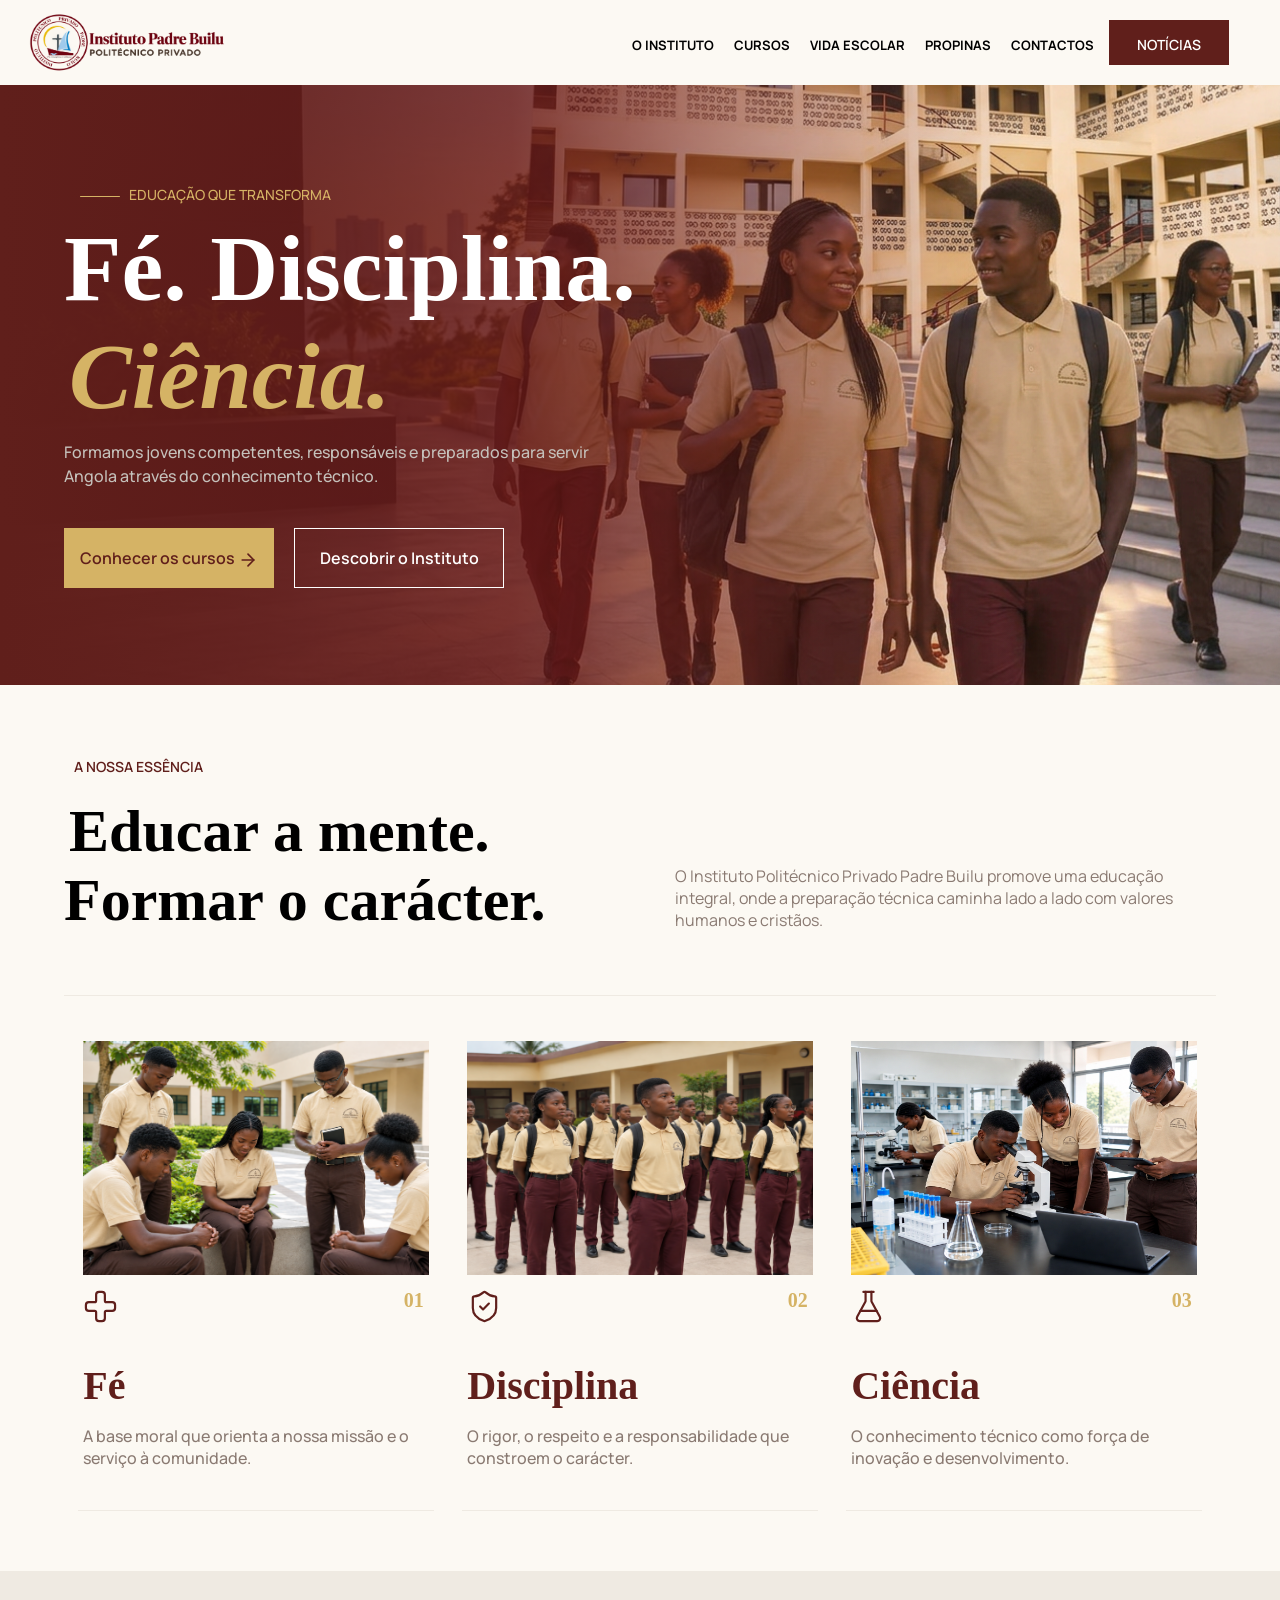
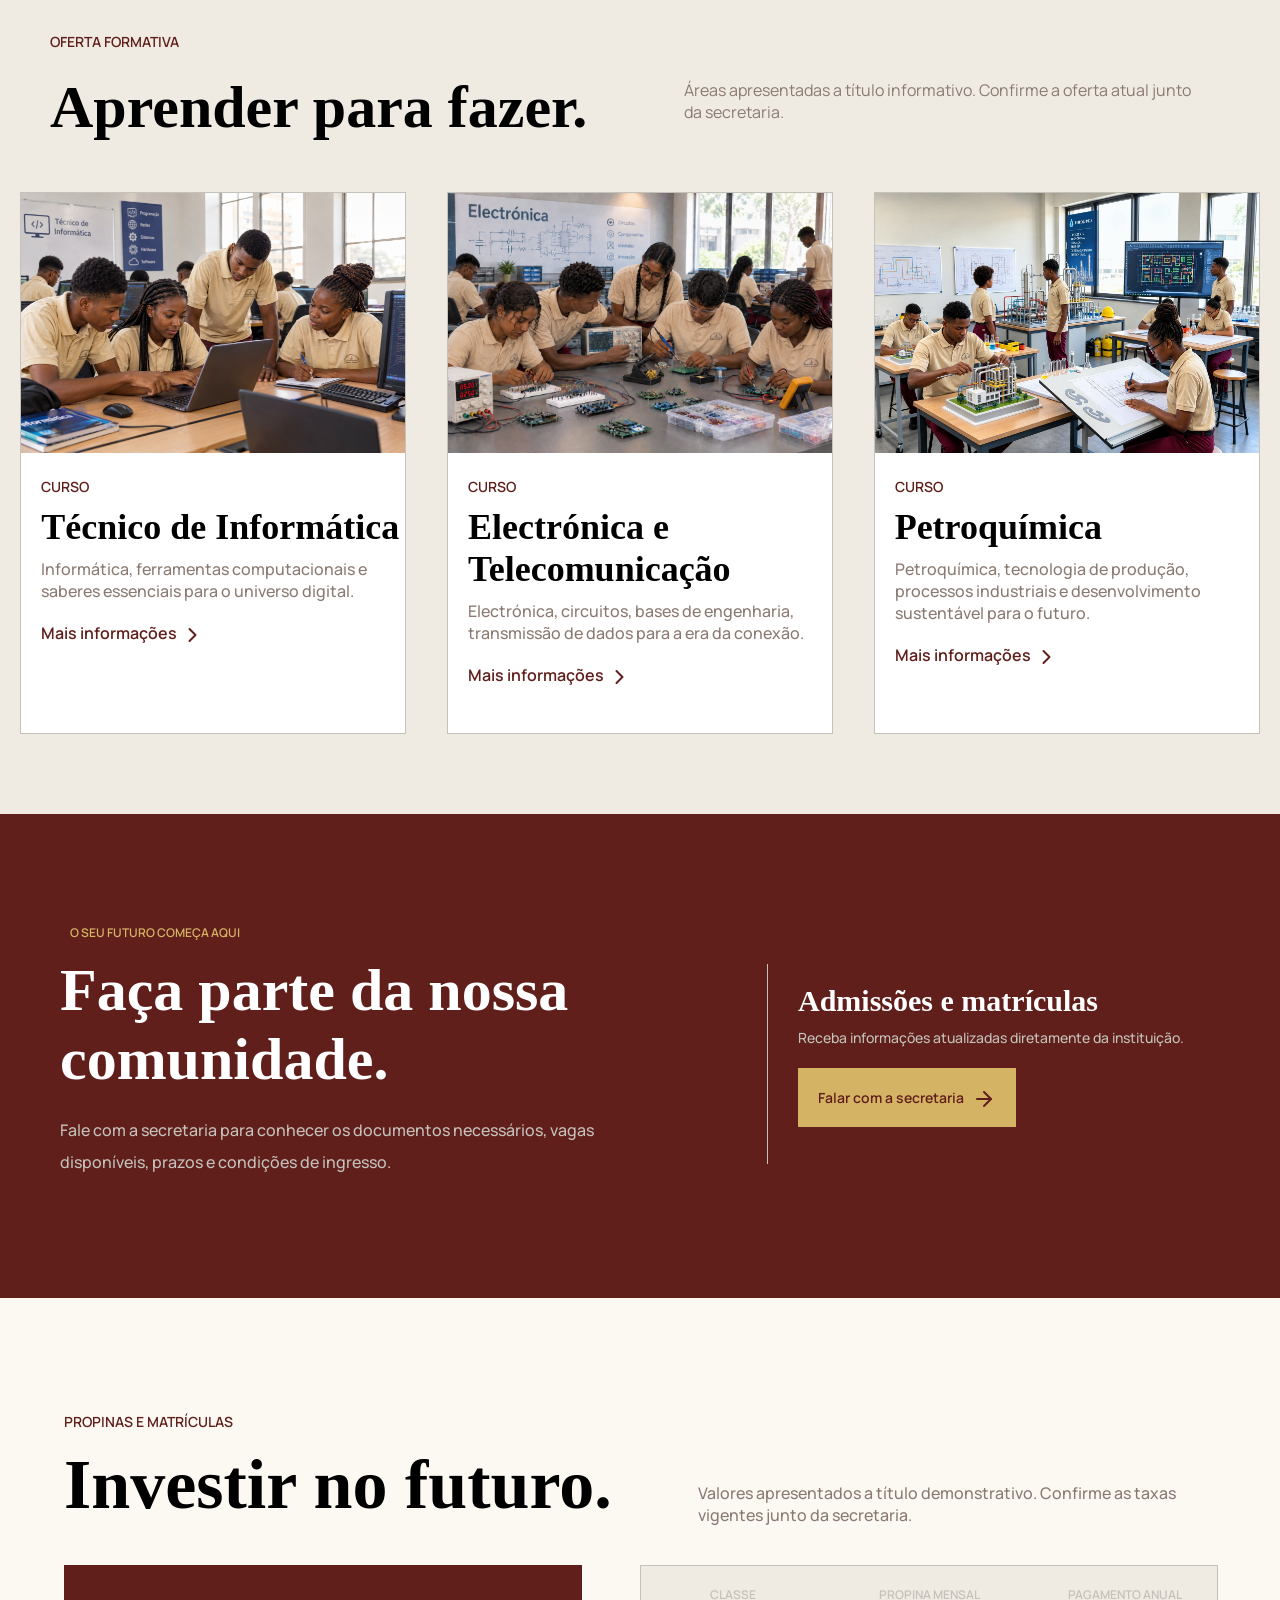
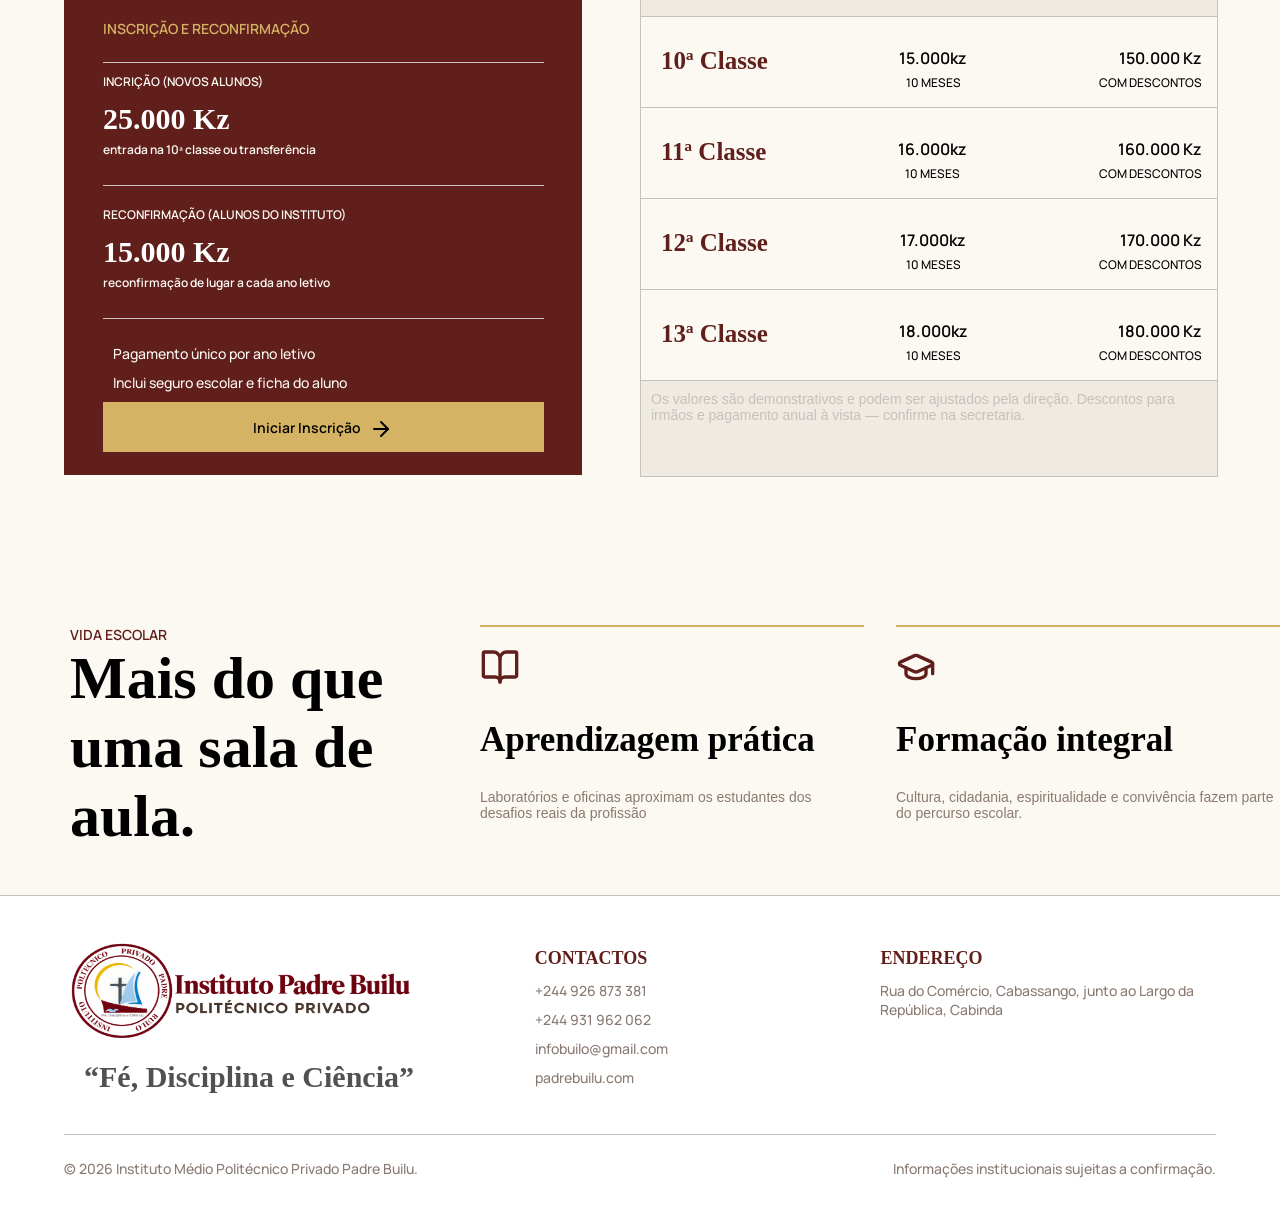
<file: Instituto Politécnico Privado Padre Builu/index.html>
<!DOCTYPE html>
<html lang="pt">
<head>
    <meta charset="UTF-8">
    <meta name="viewport" content="width=device-width, initial-scale=1.0">
    <link rel="shortcut icon" href="imagens/favicon.png" type="image/x-icon">
    <link rel="stylesheet" href="estilos/style.css">
    <link href="https://fonts.googleapis.com/css2?family=Manrope:wght@200..800&display=swap" rel="stylesheet">
    <link rel="stylesheet" href="https://cdn.jsdelivr.net/npm/bootstrap-icons@1.13.1/font/bootstrap-icons.min.css">
    <link href="https://fonts.googleapis.com/css2?family=Noto+Sans+Georgian:wght@100..900&display=swap" rel="stylesheet">
    <title>Instituto Médio Politécnico Privado Padre Builu</title>
</head>
<body>
    <header>
        
        <div class="logo">
            <a href="index.html"><img src="imagens/logo.png" alt="logo"></a>
        </div>

        <button class="burguer" id="burguer">
            <span></span>
            <span></span>
            <span></span>
        </button>
        
        <nav class="nav" id="menu">
            <ul>
                <li><a href="paginas/instituto.html">O INSTITUTO</a></li>
                <li><a href="paginas/cursos.html">CURSOS</a></li>
                <li><a href="#escolar">VIDA ESCOLAR</a></li>
                <li><a href="paginas/propinas.html">PROPINAS</a></li>
                <li><a href="paginas/contactos.html">CONTACTOS</a></li>
            </ul>
            <a href="paginas/post.html" class="btn">NOTÍCIAS</a>
        </nav>
        <script src="interacao/script2.js"></script>
    </header>
    <main>
        <section class="hero">
            <div class="hero-conteudo delay1">
                <h3 class="delay2"><button><span></span></button>EDUCAÇÃO QUE TRANSFORMA</h3>
                <h1 class="delay3">Fé. Disciplina.<br><em>Ciência.</em></h1>
                <p class="delay4">
                    Formamos jovens competentes, responsáveis e preparados para
                    servir Angola através do conhecimento técnico.
                </p>
                <div class="botoes delay5">
                     <a  href="paginas/cursos.html"><button class="amarelo"> Conhecer os cursos <svg xmlns="http://www.w3.org/2000/svg" width="24" height="24" viewBox="0 0 24 24" fill="none" stroke="currentColor" stroke-width="2" stroke-linecap="round" stroke-linejoin="round" class="lucide lucide-arrow-right size-4" aria-hidden="true" data-tsd-source="/src/routes/index.tsx:143:186"><path d="M5 12h14"></path><path d="m12 5 7 7-7 7"></path></svg></button></a>
                    <a  href="paginas/instituto.html"><button class="castanho">Descobrir o Instituto</button></a>
                </div>
            </div>
        </section>

        <section class="essencia">
            <div class="paragrafo">
                <h1>A NOSSA ESSÊNCIA</h1>
                <p>Educar a mente. <br> Formar o carácter.</p>
                <div class="p">
                    <p>O Instituto Politécnico Privado Padre Builu promove uma educação integral, onde a preparação técnica caminha lado a lado com valores humanos e cristãos.</p>
                </div>
            </div>

            <div class="fe">
                <div class="item">
                    <img src="imagens/feimg.png" alt="feimg">
                    <svg xmlns="http://www.w3.org/2000/svg" width="24" height="24" viewBox="0 0 24 24" fill="none" stroke="currentColor" stroke-width="1.5" stroke-linecap="round" stroke-linejoin="round" class="lucide lucide-cross size-7 text-primary" aria-hidden="true" data-tsd-source="/src/routes/index.tsx:95:373"><path d="M4 9a2 2 0 0 0-2 2v2a2 2 0 0 0 2 2h4a1 1 0 0 1 1 1v4a2 2 0 0 0 2 2h2a2 2 0 0 0 2-2v-4a1 1 0 0 1 1-1h4a2 2 0 0 0 2-2v-2a2 2 0 0 0-2-2h-4a1 1 0 0 1-1-1V4a2 2 0 0 0-2-2h-2a2 2 0 0 0-2 2v4a1 1 0 0 1-1 1z"></path></svg>
                    <span>01</span>
                    <h1>Fé</h1>
                    <p>A base moral que orienta a nossa missão e o serviço à comunidade.</p>
                </div>
                <div class="item">
                    <img src="imagens/disciplinaimg.png" alt="disciplina">
                    <svg xmlns="http://www.w3.org/2000/svg" width="24" height="24" viewBox="0 0 24 24" fill="none" stroke="currentColor" stroke-width="1.5" stroke-linecap="round" stroke-linejoin="round" class="lucide lucide-shield-check size-7 text-primary" aria-hidden="true" data-tsd-source="/src/routes/index.tsx:95:373"><path d="M20 13c0 5-3.5 7.5-7.66 8.95a1 1 0 0 1-.67-.01C7.5 20.5 4 18 4 13V6a1 1 0 0 1 1-1c2 0 4.5-1.2 6.24-2.72a1.17 1.17 0 0 1 1.52 0C14.51 3.81 17 5 19 5a1 1 0 0 1 1 1z"></path><path d="m9 12 2 2 4-4"></path></svg>
                    <span>02</span>
                    <h1>Disciplina</h1>
                    <p>O rigor, o respeito e a responsabilidade que constroem o carácter.</p>
                </div>
                <div class="item">
                    <img src="imagens/cienciaimg.png" alt="cienciaimg">
                    <svg xmlns="http://www.w3.org/2000/svg" width="24" height="24" viewBox="0 0 24 24" fill="none" stroke="currentColor" stroke-width="1.5" stroke-linecap="round" stroke-linejoin="round" class="lucide lucide-flask-conical size-7 text-primary" aria-hidden="true" data-tsd-source="/src/routes/index.tsx:95:373"><path d="M14 2v6a2 2 0 0 0 .245.96l5.51 10.08A2 2 0 0 1 18 22H6a2 2 0 0 1-1.755-2.96l5.51-10.08A2 2 0 0 0 10 8V2"></path><path d="M6.453 15h11.094"></path><path d="M8.5 2h7"></path></svg>
                    <span>03</span>
                    <h1>Ciência</h1>
                    <p>O conhecimento técnico como força de inovação e desenvolvimento.</p>
                </div>
            </div>
        </section>

        <section class="oferta">
            <div class="texto">
                <h1>OFERTA FORMATIVA</h1>
                <h2>Aprender para fazer.</h2>
                <div>
                    <p>Áreas apresentadas a título informativo. Confirme a oferta atual junto da secretaria.</p>
                </div>
            </div>
            <div class="caixa">
                <div class="item">
                    <img src="imagens/ti.png" alt="ti">
                    <h1>CURSO</h1>
                    <h2>Técnico de Informática</h2>
                    <h3>Informática, ferramentas computacionais e saberes essenciais para o universo digital.</h3>
                    <a href="paginas/cursos.html #ti">Mais informações <svg xmlns="http://www.w3.org/2000/svg" width="24" height="24" viewBox="0 0 24 24" fill="none" stroke="currentColor" stroke-width="2" stroke-linecap="round" stroke-linejoin="round" class="lucide lucide-chevron-right size-4" aria-hidden="true" data-tsd-source="/src/routes/index.tsx:104:760"><path d="m9 18 6-6-6-6"></path></svg></a>
                </div>
                <div class="item">
                    <img src="imagens/et.png" alt="et">
                    <h1>CURSO</h1>
                    <h2>Electrónica e Telecomunicação</h2>
                    <h3>Electrónica, circuitos, bases de engenharia, transmissão de dados para a era da conexão.</h3>
                    <a href="paginas/cursos.html #et">Mais informações <svg xmlns="http://www.w3.org/2000/svg" width="24" height="24" viewBox="0 0 24 24" fill="none" stroke="currentColor" stroke-width="2" stroke-linecap="round" stroke-linejoin="round" class="lucide lucide-chevron-right size-4" aria-hidden="true" data-tsd-source="/src/routes/index.tsx:104:760"><path d="m9 18 6-6-6-6"></path></svg></a>
                </div>
                <div class="item">
                    <img src="imagens/pq.png" alt="et">
                    <h1>CURSO</h1>
                    <h2>Petroquímica</h2>
                    <h3>Petroquímica, tecnologia de produção, processos industriais e desenvolvimento sustentável para o futuro.</h3>
                    <a href="paginas/cursos.html #pq">Mais informações <svg xmlns="http://www.w3.org/2000/svg" width="24" height="24" viewBox="0 0 24 24" fill="none" stroke="currentColor" stroke-width="2" stroke-linecap="round" stroke-linejoin="round" class="lucide lucide-chevron-right size-4" aria-hidden="true" data-tsd-source="/src/routes/index.tsx:104:760"><path d="m9 18 6-6-6-6"></path></svg></a>
                </div>
            </div>
        </section>

        <section class="futuro">
            <div class="texto">
                <h1>O SEU FUTURO COMEÇA AQUI</h1>
                <h2>Faça parte da nossa comunidade.</h2>
                <p>Fale com a secretaria para conhecer os documentos necessários, vagas disponíveis, prazos e condições de ingresso.</p>
            </div>
            <div class="btn">
                <h1>Admissões e matrículas</h1>
                <h2>Receba informações atualizadas diretamente da instituição.</h2>
                <a href="#flexbox">Falar com a secretaria <svg xmlns="http://www.w3.org/2000/svg" width="24" height="24" viewBox="0 0 24 24" fill="none" stroke="currentColor" stroke-width="2" stroke-linecap="round" stroke-linejoin="round" class="lucide lucide-arrow-right size-4" aria-hidden="true" data-tsd-source="/src/routes/index.tsx:143:186"><path d="M5 12h14"></path><path d="m12 5 7 7-7 7"></path></svg></a>
            </div>
        </section>

        <section class="matricula">
            <div class="titulo">
                <p>PROPINAS E MATRÍCULAS</p>
                <h1>Investir no futuro.</h1>
            </div>
            <div class="paragrafo">
                <p>Valores apresentados a título demonstrativo. Confirme as taxas vigentes junto da secretaria.</p>
            </div>
        </section>

        <section class="propina" id="propinas">
            <article class="inscricao">
                <div class="head">
                    <p>INSCRIÇÃO E RECONFIRMAÇÃO</p>
                </div>
                <div class="novo">
                    <p>INCRIÇÃO (NOVOS ALUNOS)</p>
                    <h1>25.000 Kz</h1>
                    <p>entrada na 10ª classe ou transferência</p>
                </div>
                <div class="instituto">
                    <p>RECONFIRMAÇÃO (ALUNOS DO INSTITUTO)</p>
                    <h1>15.000 Kz</h1>
                    <p>reconfirmação de lugar a cada ano letivo</p>
                </div>
                <div class="botao">
                    <p>Pagamento único por ano letivo</p>
                    <p>Inclui seguro escolar e ficha do aluno</p>
                    <a href="paginas/matricula.html"><button>Iniciar Inscrição <svg xmlns="http://www.w3.org/2000/svg" width="24" height="24" viewBox="0 0 24 24" fill="none" stroke="currentColor" stroke-width="2" stroke-linecap="round" stroke-linejoin="round" class="lucide lucide-arrow-right size-4" aria-hidden="true" data-tsd-source="/src/routes/index.tsx:143:186"><path d="M5 12h14"></path><path d="m12 5 7 7-7 7"></path></svg></button></a>
                </div>
            </article>

            <article class="tabela">
                <div class="head">
                    <div class="item">CLASSE</div>
                    <div class="item">PROPINA MENSAL</div>
                    <div class="item">PAGAMENTO ANUAL</div>
                </div>

                <div class="caloiro">
                    <div class="classe">10ª Classe</div>
                    <div>
                        <h1>15.000kz</h1>
                        <p>10 MESES</p>
                    </div>
                    <div class="descontos">
                        <h1>150.000 Kz</h1>
                        <p>COM DESCONTOS</p>
                    </div>
                </div>

                <div class="caloiro">
                    <div id="classe" class="classe">11ª Classe</div>
                    <div>
                        <h1>16.000kz</h1>
                        <p>10 MESES</p>
                    </div>
                    <div class="descontos">
                        <h1>160.000 Kz</h1>
                        <p>COM DESCONTOS</p>
                    </div>
                </div>

                <div class="caloiro">
                    <div id="classe" class="classe">12ª Classe</div>
                    <div>
                        <h1>17.000kz</h1>
                        <p>10 MESES</p>
                    </div>
                    <div class="descontos">
                        <h1>170.000 Kz</h1>
                        <p>COM DESCONTOS</p>
                    </div>
                </div>

                <div class="caloiro">
                    <div id="classe" class="classe">13ª Classe</div>
                    <div>
                        <h1>18.000kz</h1>
                        <p>10 MESES</p>
                    </div>
                    <div class="descontos">
                        <h1>180.000 Kz</h1>
                        <p>COM DESCONTOS</p>
                    </div>
                </div>
                <div class="para">
                    Os valores são demonstrativos e podem ser ajustados pela direção. Descontos para irmãos e pagamento anual à vista — confirme na secretaria.
                </div>
            </article>
        </section>

        <section class="escolar" id="escolar">
            <div class="texto">
                <h1>VIDA ESCOLAR</h1>
                <h2>Mais do que uma sala de aula.</h2>
            </div>
            <div class="item">
                <svg xmlns="http://www.w3.org/2000/svg" width="24" height="24" viewBox="0 0 24 24" fill="none" stroke="currentColor" stroke-width="2" stroke-linecap="round" stroke-linejoin="round" class="lucide lucide-book-open size-7 text-primary" aria-hidden="true" data-tsd-source="/src/routes/index.tsx:169:65"><path d="M12 7v14"></path><path d="M3 18a1 1 0 0 1-1-1V4a1 1 0 0 1 1-1h5a4 4 0 0 1 4 4 4 4 0 0 1 4-4h5a1 1 0 0 1 1 1v13a1 1 0 0 1-1 1h-6a3 3 0 0 0-3 3 3 3 0 0 0-3-3z"></path></svg>
                <h1>Aprendizagem prática</h1>
                <p>Laboratórios e oficinas aproximam os estudantes dos desafios reais da profissão</p>
            </div>
            <div class="item">
                <svg xmlns="http://www.w3.org/2000/svg" width="24" height="24" viewBox="0 0 24 24" fill="none" stroke="currentColor" stroke-width="2" stroke-linecap="round" stroke-linejoin="round" class="lucide lucide-graduation-cap size-7 text-primary" aria-hidden="true" data-tsd-source="/src/routes/index.tsx:170:65"><path d="M21.42 10.922a1 1 0 0 0-.019-1.838L12.83 5.18a2 2 0 0 0-1.66 0L2.6 9.08a1 1 0 0 0 0 1.832l8.57 3.908a2 2 0 0 0 1.66 0z"></path><path d="M22 10v6"></path><path d="M6 12.5V16a6 3 0 0 0 12 0v-3.5"></path></svg>
                <h1>Formação integral</h1>
                <p>Cultura, cidadania, espiritualidade e convivência fazem parte do percurso escolar.</p>
            </div>
        </section>
    </main>

    <footer>
        <div class="container">
            <div class="logo">
                <img src="imagens/logo.png" alt="pb">
                <h1>“Fé, Disciplina e Ciência”</h1>
            </div>
            <div class="flexbox" id="flexbox">
                <h1>CONTACTOS</h1>
                <p><a href="#">+244 926 873 381</a></p>
                <p><a href="#">+244 931 962 062</a></p>
                <P><a href="#">infobuilo@gmail.com</a></P>
                <p><a href="#">padrebuilu.com</a></p>
            </div>
            <div class="flexbox">
                <h1>ENDEREÇO</h1>
                <p><a href="https://www.google.com/maps/place/Instituto+Polit%C3%A9cnico+Privado+Padre+Builo/@-5.5526592,12.2339098,17.76z/data=!4m14!1m7!3m6!1s0x1a5dd3667ba83a33:0xdd706824c22cd47a!2sInstituto+Polit%C3%A9cnico+Privado+Padre+Builo!8m2!3d-5.5523788!4d12.2343674!16s%2Fg%2F11ptr4z4rl!3m5!1s0x1a5dd3667ba83a33:0xdd706824c22cd47a!8m2!3d-5.5523788!4d12.2343674!16s%2Fg%2F11ptr4z4rl?entry=ttu&g_ep=EgoyMDI2MDkzMC4wIKXMDSoASAFQAw%3D%3D">Rua do Comércio, Cabassango, junto ao Largo da República, Cabinda</a></p>
            </div>
        </div>

        <div class="fim">
            <div>
                <p>© 2026 Instituto Médio Politécnico Privado Padre Builu.</p>
            </div>
            <div>
                <p>Informações institucionais sujeitas a confirmação.</p>
            </div>
        </div>
    </footer>
</body>
</html>
</file>
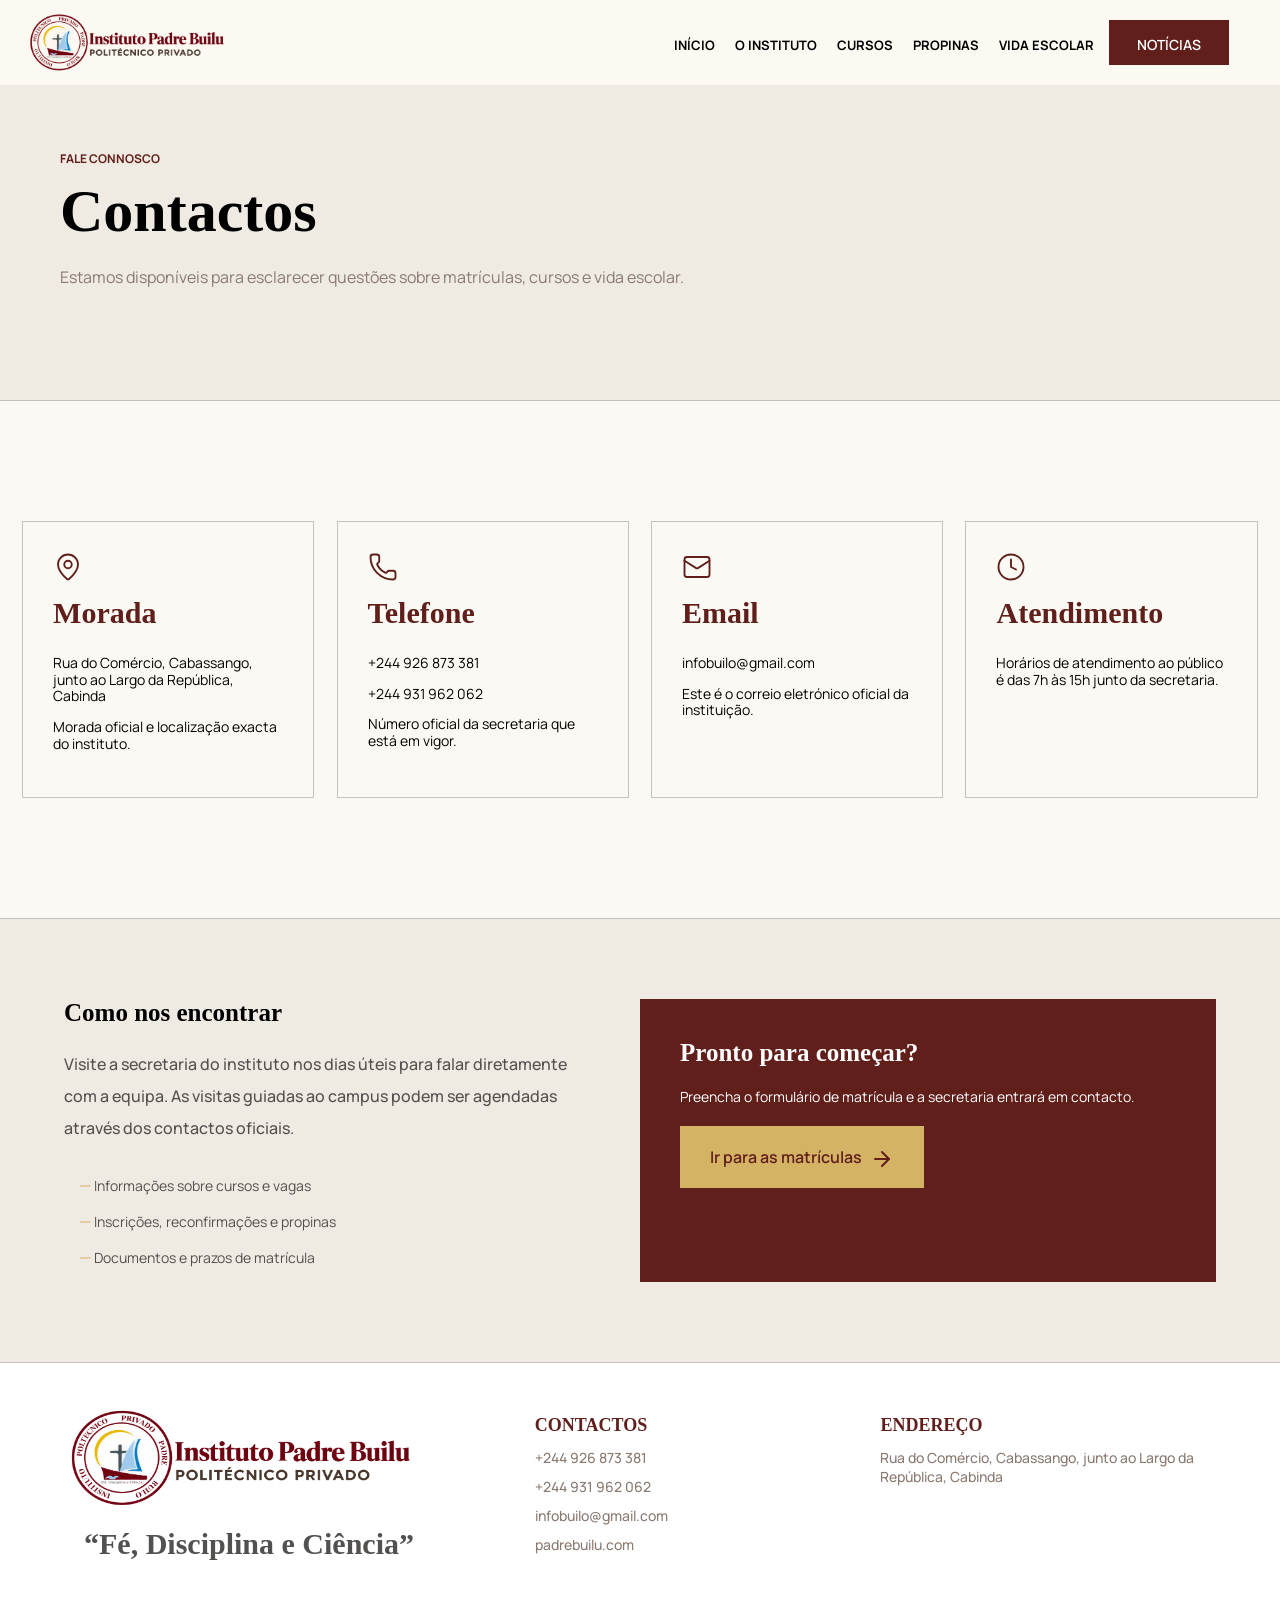
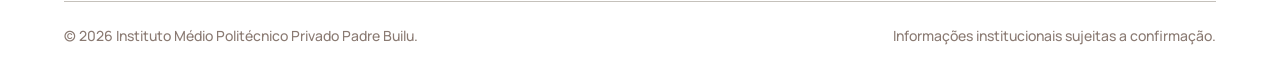
<file: Instituto Politécnico Privado Padre Builu/paginas/contactos.html>
<!DOCTYPE html>
<html lang="pt">
<head>
    <meta charset="UTF-8">
    <meta name="viewport" content="width=device-width, initial-scale=1.0">
    <link rel="shortcut icon" href="../imagens/favicon.png" type="image/x-icon">
    <link rel="stylesheet" href="../estilos/style.css">
    <link rel="stylesheet" href="../estilos/instituto.css">
    <link rel="stylesheet" href="../estilos/contactos.css">
    <link href="https://fonts.googleapis.com/css2?family=Manrope:wght@200..800&display=swap" rel="stylesheet">
    <link rel="stylesheet" href="https://cdn.jsdelivr.net/npm/bootstrap-icons@1.13.1/font/bootstrap-icons.min.css">
    <link href="https://fonts.googleapis.com/css2?family=Noto+Sans+Georgian:wght@100..900&display=swap" rel="stylesheet">
    <title>Contactos - Instituto Médio Politécnico Privado Padre Builu</title>
</head>
<body>
    <header>
        <div class="logo">
            <a href="../index.html"><img src="../imagens/logo.png" alt="logo"></a>
        </div>

        <button class="burguer" id="burguer">
            <span></span>
            <span></span>
            <span></span>
        </button>
        
        <nav class="nav" id="menu">
            <ul>
                <li><a href="../index.html">INÍCIO</a></li>
                <li><a href="instituto.html">O INSTITUTO</a></li>
                <li><a href="cursos.html">CURSOS</a></li>
                <li><a href="propinas.html">PROPINAS</a></li>
                <li><a href="../index.html #escolar">VIDA ESCOLAR</a></li>
            </ul>
            <a href="../paginas/post.html" class="btn">NOTÍCIAS</a>
        </nav>
        <script src="../interacao/script2.js"></script>
    </header>

    <main>
        <section class="inicial">
            <h1>FALE CONNOSCO</h1>
            <H2>Contactos</H2>
            <P>Estamos disponíveis para esclarecer questões sobre matrículas, cursos e vida escolar.</P>
        </section>

        <section class="contactos">
            <div class="item">
                <svg xmlns="http://www.w3.org/2000/svg" width="24" height="24" viewBox="0 0 24 24" fill="none" stroke="currentColor" stroke-width="1.5" stroke-linecap="round" stroke-linejoin="round" class="lucide lucide-map-pin size-7 text-primary" aria-hidden="true" data-tsd-source="/src/routes/contactos.tsx:39:17"><path d="M20 10c0 4.993-5.539 10.193-7.399 11.799a1 1 0 0 1-1.202 0C9.539 20.193 4 14.993 4 10a8 8 0 0 1 16 0"></path><circle cx="12" cy="10" r="3"></circle></svg>
                <h1>Morada</h1>
                <p>Rua do Comércio, Cabassango, junto ao Largo da República, Cabinda</p>
                <p>Morada oficial e localização exacta do instituto.</p>
            </div>

            <div class="item">
                <svg xmlns="http://www.w3.org/2000/svg" width="24" height="24" viewBox="0 0 24 24" fill="none" stroke="currentColor" stroke-width="1.5" stroke-linecap="round" stroke-linejoin="round" class="lucide lucide-phone size-7 text-primary" aria-hidden="true" data-tsd-source="/src/routes/contactos.tsx:44:17"><path d="M13.832 16.568a1 1 0 0 0 1.213-.303l.355-.465A2 2 0 0 1 17 15h3a2 2 0 0 1 2 2v3a2 2 0 0 1-2 2A18 18 0 0 1 2 4a2 2 0 0 1 2-2h3a2 2 0 0 1 2 2v3a2 2 0 0 1-.8 1.6l-.468.351a1 1 0 0 0-.292 1.233 14 14 0 0 0 6.392 6.384"></path></svg>
                <h1>Telefone</h1>
                <p>+244 926 873 381</p>
                <p>+244 931 962 062</p>
                <p>Número oficial da secretaria que está em vigor.</p>
            </div>

            <div class="item">
                <svg xmlns="http://www.w3.org/2000/svg" width="24" height="24" viewBox="0 0 24 24" fill="none" stroke="currentColor" stroke-width="1.5" stroke-linecap="round" stroke-linejoin="round" class="lucide lucide-mail size-7 text-primary" aria-hidden="true" data-tsd-source="/src/routes/contactos.tsx:49:17"><path d="m22 7-8.991 5.727a2 2 0 0 1-2.009 0L2 7"></path><rect x="2" y="4" width="20" height="16" rx="2"></rect></svg>
                <h1>Email</h1>
                <p>infobuilo@gmail.com</p>
                <p>Este é o correio eletrónico oficial da instituição.</p>
            </div>

            <div class="item">
                <svg xmlns="http://www.w3.org/2000/svg" width="24" height="24" viewBox="0 0 24 24" fill="none" stroke="currentColor" stroke-width="1.5" stroke-linecap="round" stroke-linejoin="round" class="lucide lucide-clock size-7 text-primary" aria-hidden="true" data-tsd-source="/src/routes/contactos.tsx:54:17"><circle cx="12" cy="12" r="10"></circle><path d="M12 6v6l4 2"></path></svg>
                <h1>Atendimento</h1>
                <p>Horários de atendimento ao público é das 7h às 15h junto da secretaria.</p>
            </div>
        </section>

        <section class="encontrar">
            <div>
                <div class="texto">
                    <h1>Como nos encontrar</h1>
                    <h2>Visite a secretaria do instituto nos dias úteis para falar diretamente com a equipa. As visitas guiadas ao campus podem ser agendadas através dos contactos oficiais.</h2>
                    <p><span> — </span>Informações sobre cursos e vagas</p>
                    <p><span> — </span>Inscrições, reconfirmações e propinas</p>
                    <p><span> — </span>Documentos e prazos de matrícula</p>
                </div>
                <div class="pronto">
                    <h1>Pronto para começar?</h1>
                    <p>Preencha o formulário de matrícula e a secretaria entrará em contacto.</p>
                    <a href="matricula.html">
                        Ir para as matrículas
                        <svg xmlns="http://www.w3.org/2000/svg" width="24" height="24" viewBox="0 0 24 24" fill="none" stroke="currentColor" stroke-width="2" stroke-linecap="round" stroke-linejoin="round" class="lucide lucide-arrow-right size-4" aria-hidden="true" data-tsd-source="/src/routes/index.tsx:143:186"><path d="M5 12h14"></path><path d="m12 5 7 7-7 7"></path></svg>
                    </a>
                </div>
            </div>
        </section>
    </main>
</body>

<footer>
        <div class="container">
            <div class="logo">
                <img src="../imagens/logo.png" alt="pb">
                <h1>“Fé, Disciplina e Ciência”</h1>
            </div>
            <div class="flexbox">
                <h1>CONTACTOS</h1>
                <p><a href="#">+244 926 873 381</a></p>
                <p><a href="#">+244 931 962 062</a></p>
                <P><a href="#">infobuilo@gmail.com</a></P>
                <p><a href="#">padrebuilu.com</a></p>
            </div>
            <div class="flexbox">
                <h1>ENDEREÇO</h1>
                <a href="">
                    <p><a href="https://www.google.com/maps/place/Instituto+Polit%C3%A9cnico+Privado+Padre+Builo/@-5.5526592,12.2339098,17.76z/data=!4m14!1m7!3m6!1s0x1a5dd3667ba83a33:0xdd706824c22cd47a!2sInstituto+Polit%C3%A9cnico+Privado+Padre+Builo!8m2!3d-5.5523788!4d12.2343674!16s%2Fg%2F11ptr4z4rl!3m5!1s0x1a5dd3667ba83a33:0xdd706824c22cd47a!8m2!3d-5.5523788!4d12.2343674!16s%2Fg%2F11ptr4z4rl?entry=ttu&g_ep=EgoyMDI2MDkzMC4wIKXMDSoASAFQAw%3D%3D">Rua do Comércio, Cabassango, junto ao Largo da República, Cabinda</a></p>
                </a>
            </div>
        </div>

        <div class="fim">
            <div>
                <p>© 2026 Instituto Médio Politécnico Privado Padre Builu.</p>
            </div>
            <div>
                <p>Informações institucionais sujeitas a confirmação.</p>
            </div>
        </div>
    </footer>
</html>
</file>
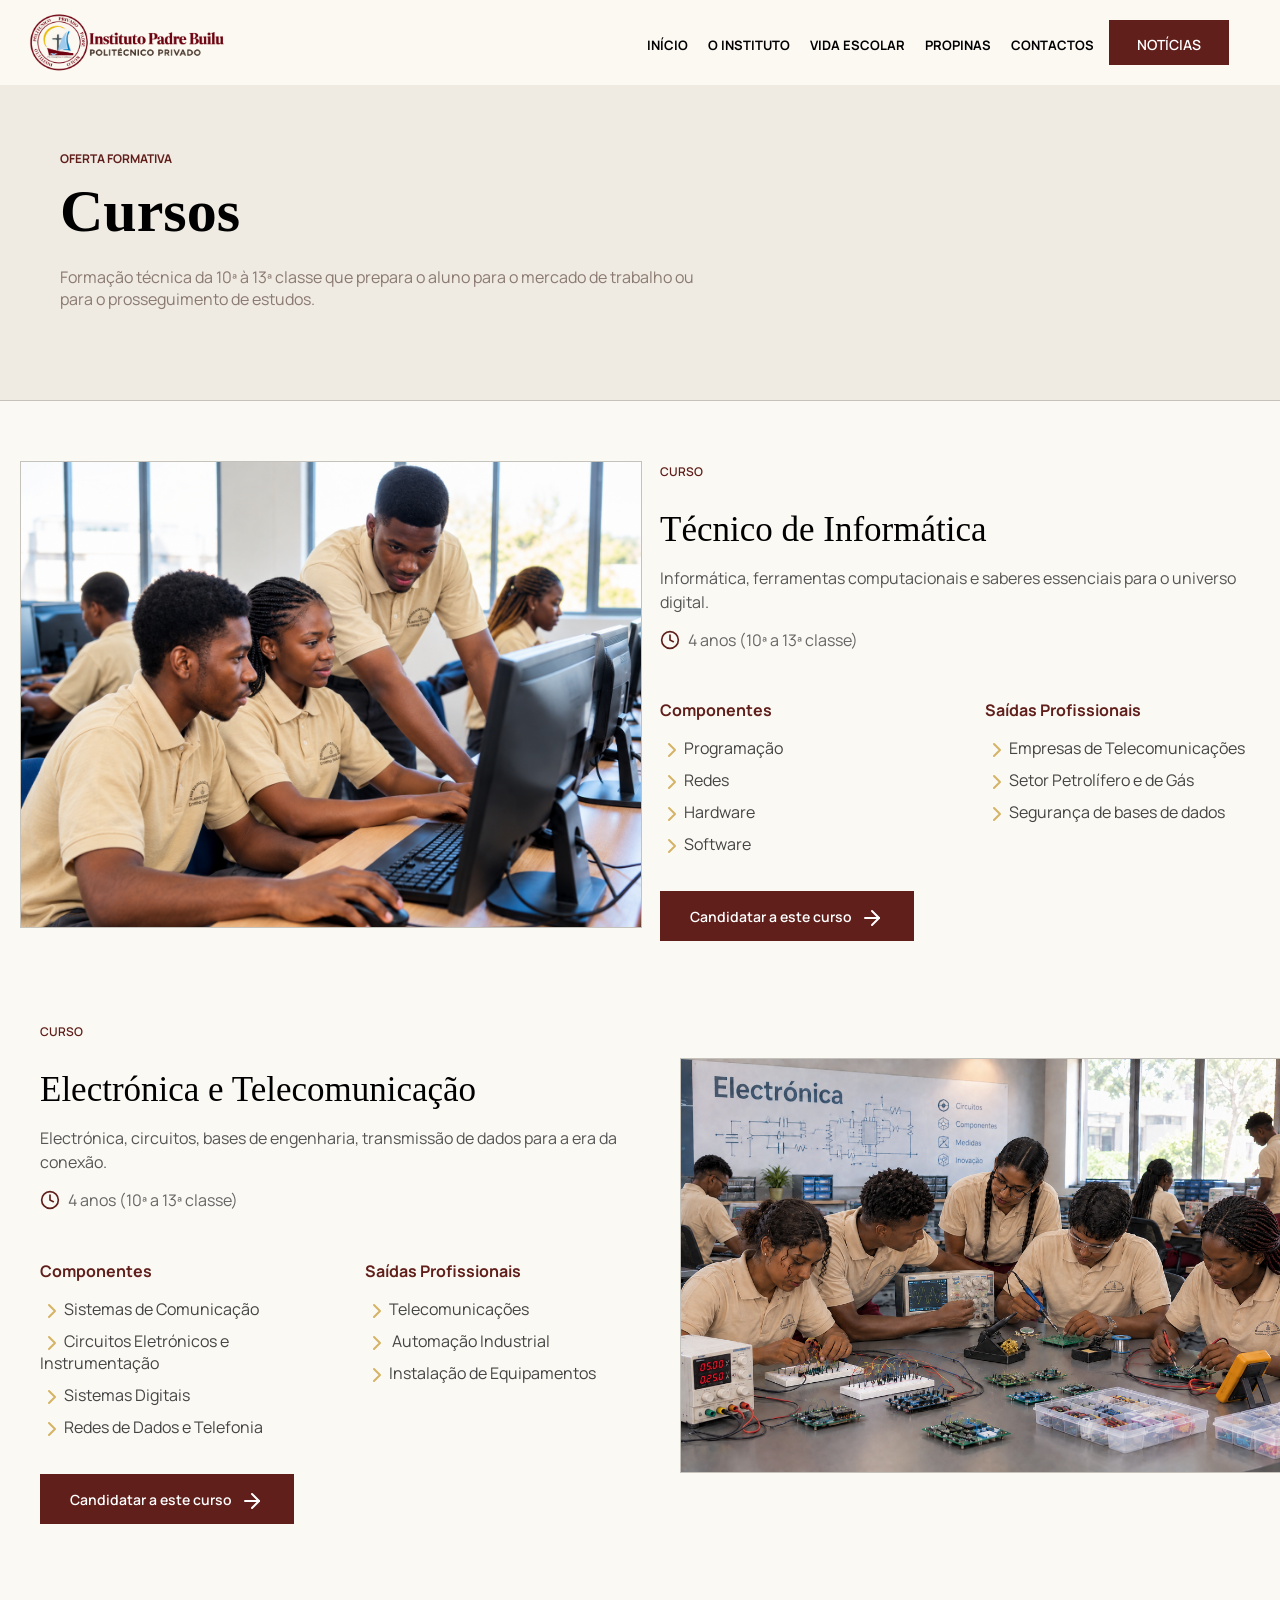
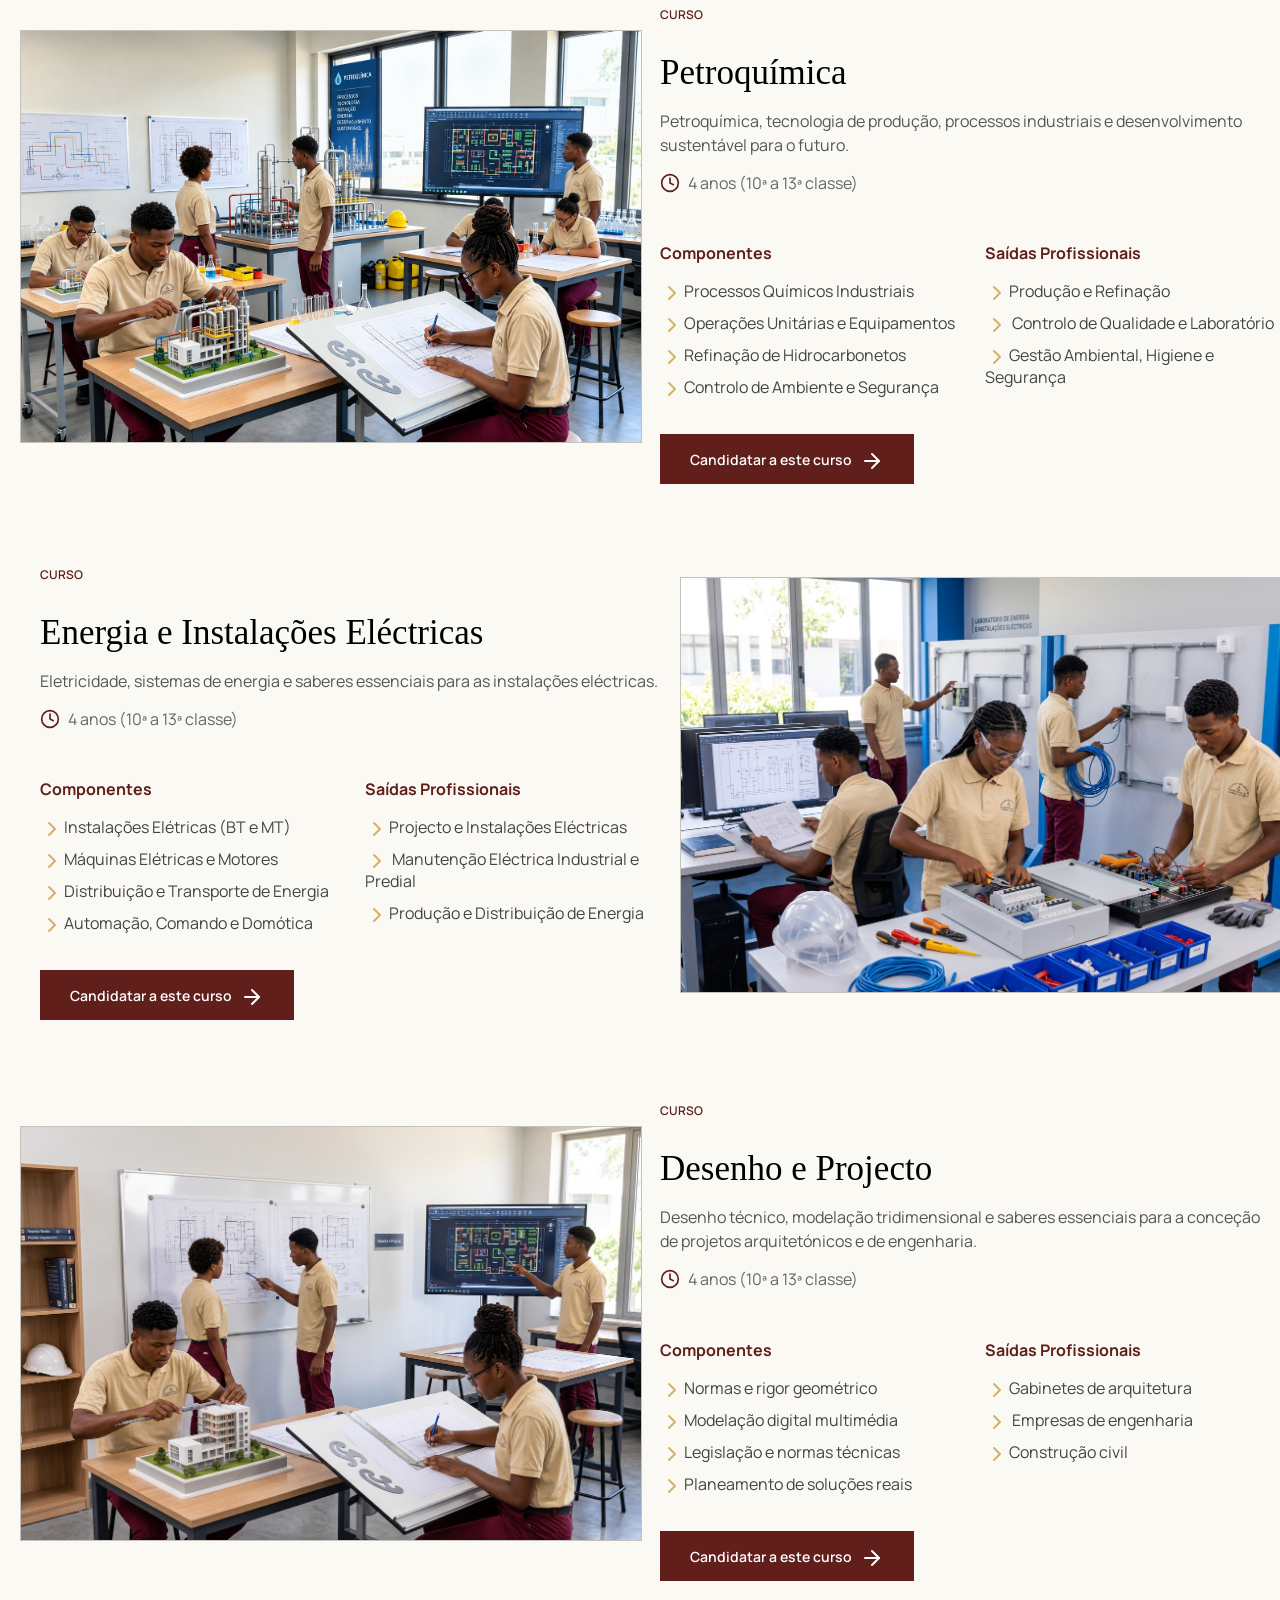
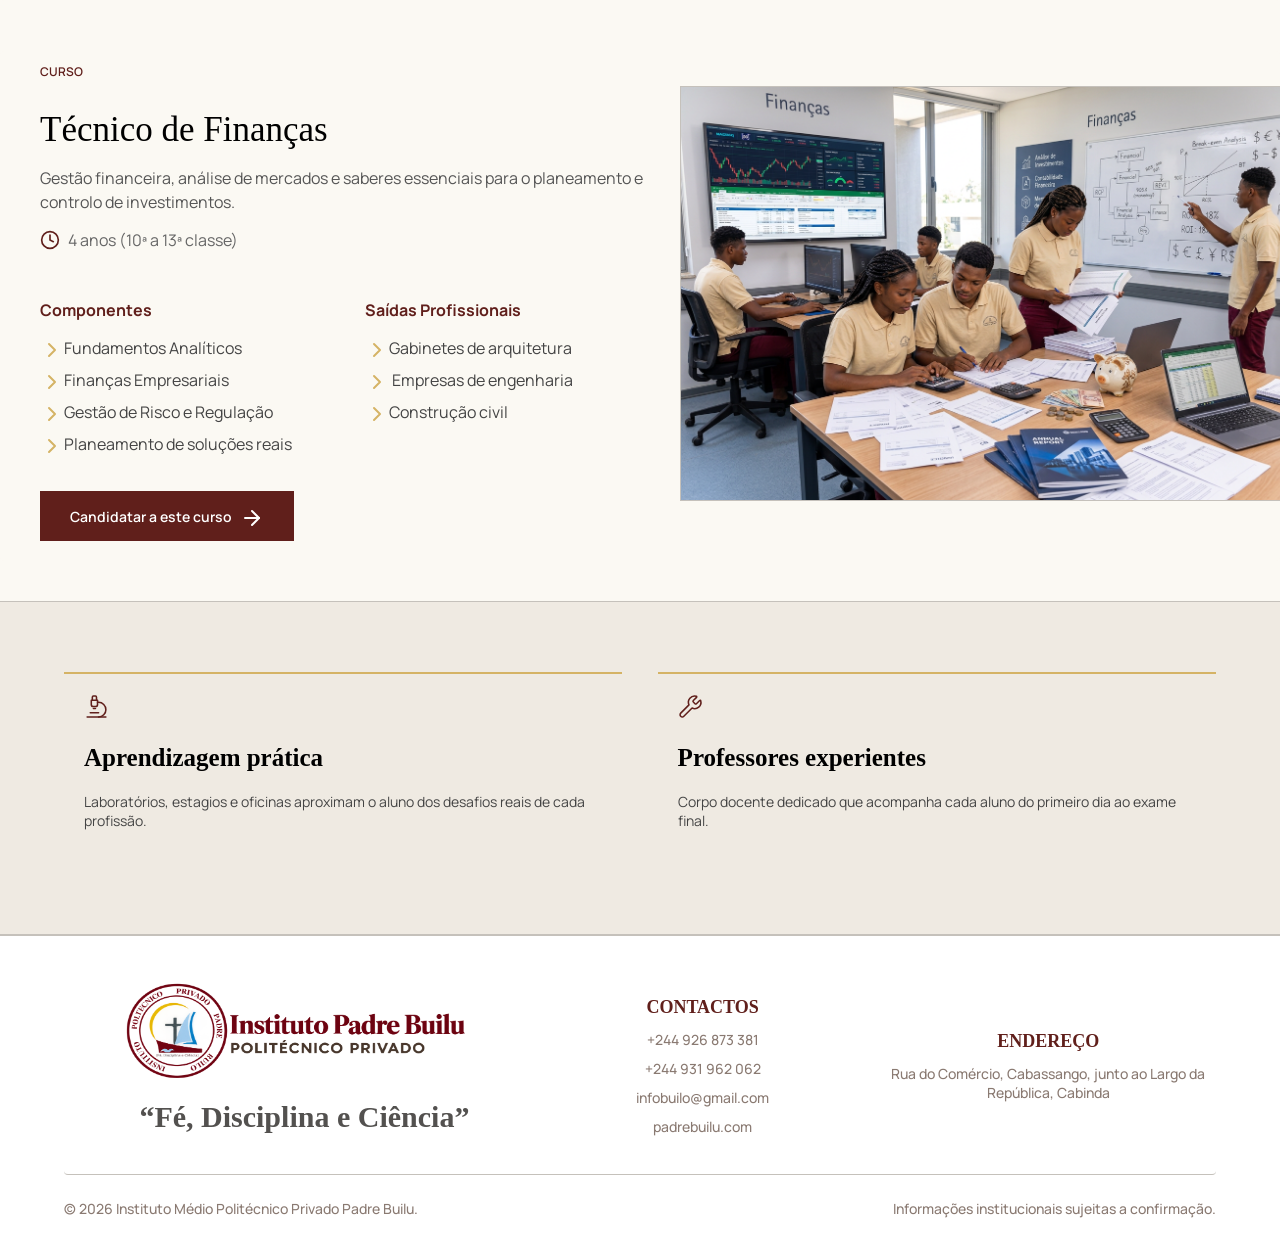
<file: Instituto Politécnico Privado Padre Builu/paginas/cursos.html>
<!DOCTYPE html>
<html lang="pt">
<head>
    <meta charset="UTF-8">
    <meta name="viewport" content="width=device-width, initial-scale=1.0">
    <link rel="shortcut icon" href="../imagens/favicon.png" type="image/x-icon">
    <link rel="stylesheet" href="../estilos/style.css">
    <link rel="stylesheet" href="../estilos/cursos.css">
    <link rel="stylesheet" href="../estilos/instituto.css">
    <link href="https://fonts.googleapis.com/css2?family=Manrope:wght@200..800&display=swap" rel="stylesheet">
    <link rel="stylesheet" href="https://cdn.jsdelivr.net/npm/bootstrap-icons@1.13.1/font/bootstrap-icons.min.css">
    <link href="https://fonts.googleapis.com/css2?family=Noto+Sans+Georgian:wght@100..900&display=swap" rel="stylesheet">
    <title>Cursos - Instituto Médio Politécnico Privado Padre Builu</title>
</head>
<body>
    <header>
        <div class="logo">
            <a href="../index.html"><img src="../imagens/logo.png" alt="logo"></a>
        </div>

        <button class="burguer" id="burguer">
            <span></span>
            <span></span>
            <span></span>
        </button>
        
        <nav class="nav" id="menu">
            <ul>
                <li><a href="../index.html">INÍCIO</a></li>
                <li><a href="instituto.html">O INSTITUTO</a></li>
                <li><a href="../index.html #escolar">VIDA ESCOLAR</a></li>
                <li><a href="propinas.html">PROPINAS</a></li>
                <li><a href="contactos.html">CONTACTOS</a></li>
            </ul>
            <a href="../paginas/post.html" class="btn">NOTÍCIAS</a>
        </nav>
        <script src="../interacao/script2.js"></script>
    </header>

    <main>
        <section class="inicial">
            <h1>OFERTA FORMATIVA</h1>
            <H2>Cursos</H2>
            <P>Formação técnica da 10ª à 13ª classe que prepara o aluno para o mercado de trabalho ou para o prosseguimento de estudos.</P>
        </section>

        <section class="cursos" id="ti">
            <div class="container">
            <!-- Seção da Imagem Esquerda -->
                <div class="imagem">
                    <!-- Substitua pela URL real da imagem quando necessário -->
                    <img src="../imagens/ticurso.png" alt="ti">
                </div>

                <!-- Seção de Conteúdo Direita -->
                <div class="texto">
                    <p class="curso">CURSO</p>
                    <h1 class="titulo">Técnico de Informática</h1>
                    
                    <p>Informática, ferramentas computacionais e saberes essenciais para o universo digital.</p>

                    <div class="duracao">
                        <svg xmlns="http://www.w3.org/2000/svg" width="24" height="24" viewBox="0 0 24 24" fill="none" stroke="currentColor" stroke-width="2" stroke-linecap="round" stroke-linejoin="round" class="lucide lucide-clock size-4 text-primary" aria-hidden="true" data-tsd-source="/src/routes/cursos.tsx:80:95"><circle cx="12" cy="12" r="10"></circle><path d="M12 6v6l4 2"></path></svg>
                        <span>4 anos (10ª a 13ª classe)</span>
                    </div>

                    <div class="detalhes">
                        <!-- Coluna Componentes -->
                        <div>
                            <h2 class="Componentes">Componentes</h2>
                            <ul class="lista">
                                <li class="item"><svg xmlns="http://www.w3.org/2000/svg" width="24" height="24" viewBox="0 0 24 24" fill="none" stroke="currentColor" stroke-width="2" stroke-linecap="round" stroke-linejoin="round" class="lucide lucide-chevron-right mt-1 size-3.5 shrink-0 text-secondary" aria-hidden="true" data-tsd-source="/src/routes/cursos.tsx:85:90"><path d="m9 18 6-6-6-6"></path></svg>Programação</li>
                                <li class="item"><svg xmlns="http://www.w3.org/2000/svg" width="24" height="24" viewBox="0 0 24 24" fill="none" stroke="currentColor" stroke-width="2" stroke-linecap="round" stroke-linejoin="round" class="lucide lucide-chevron-right mt-1 size-3.5 shrink-0 text-secondary" aria-hidden="true" data-tsd-source="/src/routes/cursos.tsx:85:90"><path d="m9 18 6-6-6-6"></path></svg>Redes</li>
                                <li class="item"><svg xmlns="http://www.w3.org/2000/svg" width="24" height="24" viewBox="0 0 24 24" fill="none" stroke="currentColor" stroke-width="2" stroke-linecap="round" stroke-linejoin="round" class="lucide lucide-chevron-right mt-1 size-3.5 shrink-0 text-secondary" aria-hidden="true" data-tsd-source="/src/routes/cursos.tsx:85:90"><path d="m9 18 6-6-6-6"></path></svg>Hardware</li>
                                <li class="item"><svg xmlns="http://www.w3.org/2000/svg" width="24" height="24" viewBox="0 0 24 24" fill="none" stroke="currentColor" stroke-width="2" stroke-linecap="round" stroke-linejoin="round" class="lucide lucide-chevron-right mt-1 size-3.5 shrink-0 text-secondary" aria-hidden="true" data-tsd-source="/src/routes/cursos.tsx:85:90"><path d="m9 18 6-6-6-6"></path></svg>Software</li>
                            </ul>
                        </div>

                        <!-- Coluna Saídas Profissionais -->
                        <div class="saida">
                            <h2 class="column-title">Saídas Profissionais</h2>
                            <ul class="lista">
                                <li class="item"><svg xmlns="http://www.w3.org/2000/svg" width="24" height="24" viewBox="0 0 24 24" fill="none" stroke="currentColor" stroke-width="2" stroke-linecap="round" stroke-linejoin="round" class="lucide lucide-chevron-right mt-1 size-3.5 shrink-0 text-secondary" aria-hidden="true" data-tsd-source="/src/routes/cursos.tsx:85:90"><path d="m9 18 6-6-6-6"></path></svg>Empresas de Telecomunicações</li>
                                <li class="item"><svg xmlns="http://www.w3.org/2000/svg" width="24" height="24" viewBox="0 0 24 24" fill="none" stroke="currentColor" stroke-width="2" stroke-linecap="round" stroke-linejoin="round" class="lucide lucide-chevron-right mt-1 size-3.5 shrink-0 text-secondary" aria-hidden="true" data-tsd-source="/src/routes/cursos.tsx:85:90"><path d="m9 18 6-6-6-6"></path></svg>Setor Petrolífero e de Gás</li>
                                <li class="item"><svg xmlns="http://www.w3.org/2000/svg" width="24" height="24" viewBox="0 0 24 24" fill="none" stroke="currentColor" stroke-width="2" stroke-linecap="round" stroke-linejoin="round" class="lucide lucide-chevron-right mt-1 size-3.5 shrink-0 text-secondary" aria-hidden="true" data-tsd-source="/src/routes/cursos.tsx:85:90"><path d="m9 18 6-6-6-6"></path></svg>Segurança de bases de dados</li>
                            </ul>
                        </div>
                    </div>

                    <!-- Botão de Candidatura -->
                    <a href="matricula.html" class="btn"><button>Candidatar a este curso <svg xmlns="http://www.w3.org/2000/svg" width="24" height="24" viewBox="0 0 24 24" fill="none" stroke="currentColor" stroke-width="2" stroke-linecap="round" stroke-linejoin="round" class="lucide lucide-arrow-right size-4" aria-hidden="true" data-tsd-source="/src/routes/cursos.tsx:95:217"><path d="M5 12h14"></path><path d="m12 5 7 7-7 7"></path></svg></button></a>
             </div>
            </div>
        </section>
        <section class="cursos" id="et">
            <div class="container">
                <!-- Seção de Conteúdo Direita -->
                <div class="texto">
                    <p class="curso">CURSO</p>
                    <h1 class="titulo">Electrónica e Telecomunicação</h1>
                    
                    <p>Electrónica, circuitos, bases de engenharia, transmissão de dados para a era da conexão.</p>

                    <div class="duracao">
                        <svg xmlns="http://www.w3.org/2000/svg" width="24" height="24" viewBox="0 0 24 24" fill="none" stroke="currentColor" stroke-width="2" stroke-linecap="round" stroke-linejoin="round" class="lucide lucide-clock size-4 text-primary" aria-hidden="true" data-tsd-source="/src/routes/cursos.tsx:80:95"><circle cx="12" cy="12" r="10"></circle><path d="M12 6v6l4 2"></path></svg>
                        <span>4 anos (10ª a 13ª classe)</span>
                    </div>

                    <div class="detalhes">
                        <!-- Coluna Componentes -->
                        <div>
                            <h2 class="Componentes">Componentes</h2>
                            <ul class="lista">
                                <li class="item"><svg xmlns="http://www.w3.org/2000/svg" width="24" height="24" viewBox="0 0 24 24" fill="none" stroke="currentColor" stroke-width="2" stroke-linecap="round" stroke-linejoin="round" class="lucide lucide-chevron-right mt-1 size-3.5 shrink-0 text-secondary" aria-hidden="true" data-tsd-source="/src/routes/cursos.tsx:85:90"><path d="m9 18 6-6-6-6"></path></svg>Sistemas de Comunicação</li>
                                <li class="item"><svg xmlns="http://www.w3.org/2000/svg" width="24" height="24" viewBox="0 0 24 24" fill="none" stroke="currentColor" stroke-width="2" stroke-linecap="round" stroke-linejoin="round" class="lucide lucide-chevron-right mt-1 size-3.5 shrink-0 text-secondary" aria-hidden="true" data-tsd-source="/src/routes/cursos.tsx:85:90"><path d="m9 18 6-6-6-6"></path></svg>Circuitos Eletrónicos e Instrumentação</li>
                                <li class="item"><svg xmlns="http://www.w3.org/2000/svg" width="24" height="24" viewBox="0 0 24 24" fill="none" stroke="currentColor" stroke-width="2" stroke-linecap="round" stroke-linejoin="round" class="lucide lucide-chevron-right mt-1 size-3.5 shrink-0 text-secondary" aria-hidden="true" data-tsd-source="/src/routes/cursos.tsx:85:90"><path d="m9 18 6-6-6-6"></path></svg>Sistemas Digitais</li>
                                <li class="item"><svg xmlns="http://www.w3.org/2000/svg" width="24" height="24" viewBox="0 0 24 24" fill="none" stroke="currentColor" stroke-width="2" stroke-linecap="round" stroke-linejoin="round" class="lucide lucide-chevron-right mt-1 size-3.5 shrink-0 text-secondary" aria-hidden="true" data-tsd-source="/src/routes/cursos.tsx:85:90"><path d="m9 18 6-6-6-6"></path></svg>Redes de Dados e Telefonia</li>
                            </ul>
                        </div>

                        <!-- Coluna Saídas Profissionais -->
                        <div class="saida">
                            <h2 class="column-title">Saídas Profissionais</h2>
                            <ul class="lista">
                                <li class="item"><svg xmlns="http://www.w3.org/2000/svg" width="24" height="24" viewBox="0 0 24 24" fill="none" stroke="currentColor" stroke-width="2" stroke-linecap="round" stroke-linejoin="round" class="lucide lucide-chevron-right mt-1 size-3.5 shrink-0 text-secondary" aria-hidden="true" data-tsd-source="/src/routes/cursos.tsx:85:90"><path d="m9 18 6-6-6-6"></path></svg>Telecomunicações</li>
                                <li class="item"><svg xmlns="http://www.w3.org/2000/svg" width="24" height="24" viewBox="0 0 24 24" fill="none" stroke="currentColor" stroke-width="2" stroke-linecap="round" stroke-linejoin="round" class="lucide lucide-chevron-right mt-1 size-3.5 shrink-0 text-secondary" aria-hidden="true" data-tsd-source="/src/routes/cursos.tsx:85:90"><path d="m9 18 6-6-6-6"></path></svg> Automação Industrial</li>
                                <li class="item"><svg xmlns="http://www.w3.org/2000/svg" width="24" height="24" viewBox="0 0 24 24" fill="none" stroke="currentColor" stroke-width="2" stroke-linecap="round" stroke-linejoin="round" class="lucide lucide-chevron-right mt-1 size-3.5 shrink-0 text-secondary" aria-hidden="true" data-tsd-source="/src/routes/cursos.tsx:85:90"><path d="m9 18 6-6-6-6"></path></svg>Instalação de Equipamentos</li>
                            </ul>
                        </div>
                    </div>

                    <!-- Botão de Candidatura -->
                    <a href="matricula.html" class="btn"><button>Candidatar a este curso <svg xmlns="http://www.w3.org/2000/svg" width="24" height="24" viewBox="0 0 24 24" fill="none" stroke="currentColor" stroke-width="2" stroke-linecap="round" stroke-linejoin="round" class="lucide lucide-arrow-right size-4" aria-hidden="true" data-tsd-source="/src/routes/cursos.tsx:95:217"><path d="M5 12h14"></path><path d="m12 5 7 7-7 7"></path></svg></button></a>
             </div>
              <!-- Seção da Imagem Esquerda -->
                <div class="imagem">
                    <!-- Substitua pela URL real da imagem quando necessário -->
                    <img src="../imagens/et.png" alt="ti">
                </div>

            </div>
        </section>
        <section class="cursos" id="pq">
            <div class="container">
            <!-- Seção da Imagem Esquerda -->
                <div class="imagem">
                    <!-- Substitua pela URL real da imagem quando necessário -->
                    <img src="../imagens/pq.png" alt="ti">
                </div>

                <!-- Seção de Conteúdo Direita -->
                <div class="texto">
                    <p class="curso">CURSO</p>
                    <h1 class="titulo">Petroquímica</h1>
                    
                    <p>Petroquímica, tecnologia de produção, processos industriais e desenvolvimento sustentável para o futuro.</p>

                    <div class="duracao">
                        <svg xmlns="http://www.w3.org/2000/svg" width="24" height="24" viewBox="0 0 24 24" fill="none" stroke="currentColor" stroke-width="2" stroke-linecap="round" stroke-linejoin="round" class="lucide lucide-clock size-4 text-primary" aria-hidden="true" data-tsd-source="/src/routes/cursos.tsx:80:95"><circle cx="12" cy="12" r="10"></circle><path d="M12 6v6l4 2"></path></svg>
                        <span>4 anos (10ª a 13ª classe)</span>
                    </div>

                    <div class="detalhes">
                        <!-- Coluna Componentes -->
                        <div>
                            <h2 class="Componentes">Componentes</h2>
                            <ul class="lista">
                                <li class="item"><svg xmlns="http://www.w3.org/2000/svg" width="24" height="24" viewBox="0 0 24 24" fill="none" stroke="currentColor" stroke-width="2" stroke-linecap="round" stroke-linejoin="round" class="lucide lucide-chevron-right mt-1 size-3.5 shrink-0 text-secondary" aria-hidden="true" data-tsd-source="/src/routes/cursos.tsx:85:90"><path d="m9 18 6-6-6-6"></path></svg>Processos Químicos Industriais</li>
                                <li class="item"><svg xmlns="http://www.w3.org/2000/svg" width="24" height="24" viewBox="0 0 24 24" fill="none" stroke="currentColor" stroke-width="2" stroke-linecap="round" stroke-linejoin="round" class="lucide lucide-chevron-right mt-1 size-3.5 shrink-0 text-secondary" aria-hidden="true" data-tsd-source="/src/routes/cursos.tsx:85:90"><path d="m9 18 6-6-6-6"></path></svg>Operações Unitárias e Equipamentos</li>
                                <li class="item"><svg xmlns="http://www.w3.org/2000/svg" width="24" height="24" viewBox="0 0 24 24" fill="none" stroke="currentColor" stroke-width="2" stroke-linecap="round" stroke-linejoin="round" class="lucide lucide-chevron-right mt-1 size-3.5 shrink-0 text-secondary" aria-hidden="true" data-tsd-source="/src/routes/cursos.tsx:85:90"><path d="m9 18 6-6-6-6"></path></svg>Refinação de Hidrocarbonetos</li>
                                <li class="item"><svg xmlns="http://www.w3.org/2000/svg" width="24" height="24" viewBox="0 0 24 24" fill="none" stroke="currentColor" stroke-width="2" stroke-linecap="round" stroke-linejoin="round" class="lucide lucide-chevron-right mt-1 size-3.5 shrink-0 text-secondary" aria-hidden="true" data-tsd-source="/src/routes/cursos.tsx:85:90"><path d="m9 18 6-6-6-6"></path></svg>Controlo de Ambiente e Segurança</li>
                            </ul>
                        </div>

                        <!-- Coluna Saídas Profissionais -->
                        <div class="saida">
                            <h2 class="column-title">Saídas Profissionais</h2>
                            <ul class="lista">
                                <li class="item"><svg xmlns="http://www.w3.org/2000/svg" width="24" height="24" viewBox="0 0 24 24" fill="none" stroke="currentColor" stroke-width="2" stroke-linecap="round" stroke-linejoin="round" class="lucide lucide-chevron-right mt-1 size-3.5 shrink-0 text-secondary" aria-hidden="true" data-tsd-source="/src/routes/cursos.tsx:85:90"><path d="m9 18 6-6-6-6"></path></svg>Produção e Refinação</li>
                                <li class="item"><svg xmlns="http://www.w3.org/2000/svg" width="24" height="24" viewBox="0 0 24 24" fill="none" stroke="currentColor" stroke-width="2" stroke-linecap="round" stroke-linejoin="round" class="lucide lucide-chevron-right mt-1 size-3.5 shrink-0 text-secondary" aria-hidden="true" data-tsd-source="/src/routes/cursos.tsx:85:90"><path d="m9 18 6-6-6-6"></path></svg> Controlo de Qualidade e Laboratório</li>
                                <li class="item"><svg xmlns="http://www.w3.org/2000/svg" width="24" height="24" viewBox="0 0 24 24" fill="none" stroke="currentColor" stroke-width="2" stroke-linecap="round" stroke-linejoin="round" class="lucide lucide-chevron-right mt-1 size-3.5 shrink-0 text-secondary" aria-hidden="true" data-tsd-source="/src/routes/cursos.tsx:85:90"><path d="m9 18 6-6-6-6"></path></svg>Gestão Ambiental, Higiene e Segurança</li>
                            </ul>
                        </div>
                    </div>

                    <!-- Botão de Candidatura -->
                    <a href="matricula.html" class="btn"><button>Candidatar a este curso <svg xmlns="http://www.w3.org/2000/svg" width="24" height="24" viewBox="0 0 24 24" fill="none" stroke="currentColor" stroke-width="2" stroke-linecap="round" stroke-linejoin="round" class="lucide lucide-arrow-right size-4" aria-hidden="true" data-tsd-source="/src/routes/cursos.tsx:95:217"><path d="M5 12h14"></path><path d="m12 5 7 7-7 7"></path></svg></button></a>
             </div>
            </div>
        </section>
        <section class="cursos" id="eie">
            <div class="container">
                <!-- Seção de Conteúdo Direita -->
                <div class="texto">
                    <p class="curso">CURSO</p>
                    <h1 class="titulo">Energia e Instalações Eléctricas</h1>
                    
                    <p>Eletricidade, sistemas de energia e saberes essenciais para as instalações eléctricas.</p>

                    <div class="duracao">
                        <svg xmlns="http://www.w3.org/2000/svg" width="24" height="24" viewBox="0 0 24 24" fill="none" stroke="currentColor" stroke-width="2" stroke-linecap="round" stroke-linejoin="round" class="lucide lucide-clock size-4 text-primary" aria-hidden="true" data-tsd-source="/src/routes/cursos.tsx:80:95"><circle cx="12" cy="12" r="10"></circle><path d="M12 6v6l4 2"></path></svg>
                        <span>4 anos (10ª a 13ª classe)</span>
                    </div>

                    <div class="detalhes">
                        <!-- Coluna Componentes -->
                        <div>
                            <h2 class="Componentes">Componentes</h2>
                            <ul class="lista">
                                <li class="item"><svg xmlns="http://www.w3.org/2000/svg" width="24" height="24" viewBox="0 0 24 24" fill="none" stroke="currentColor" stroke-width="2" stroke-linecap="round" stroke-linejoin="round" class="lucide lucide-chevron-right mt-1 size-3.5 shrink-0 text-secondary" aria-hidden="true" data-tsd-source="/src/routes/cursos.tsx:85:90"><path d="m9 18 6-6-6-6"></path></svg>Instalações Elétricas (BT e MT)</li>
                                <li class="item"><svg xmlns="http://www.w3.org/2000/svg" width="24" height="24" viewBox="0 0 24 24" fill="none" stroke="currentColor" stroke-width="2" stroke-linecap="round" stroke-linejoin="round" class="lucide lucide-chevron-right mt-1 size-3.5 shrink-0 text-secondary" aria-hidden="true" data-tsd-source="/src/routes/cursos.tsx:85:90"><path d="m9 18 6-6-6-6"></path></svg>Máquinas Elétricas e Motores</li>
                                <li class="item"><svg xmlns="http://www.w3.org/2000/svg" width="24" height="24" viewBox="0 0 24 24" fill="none" stroke="currentColor" stroke-width="2" stroke-linecap="round" stroke-linejoin="round" class="lucide lucide-chevron-right mt-1 size-3.5 shrink-0 text-secondary" aria-hidden="true" data-tsd-source="/src/routes/cursos.tsx:85:90"><path d="m9 18 6-6-6-6"></path></svg>Distribuição e Transporte de Energia</li>
                                <li class="item"><svg xmlns="http://www.w3.org/2000/svg" width="24" height="24" viewBox="0 0 24 24" fill="none" stroke="currentColor" stroke-width="2" stroke-linecap="round" stroke-linejoin="round" class="lucide lucide-chevron-right mt-1 size-3.5 shrink-0 text-secondary" aria-hidden="true" data-tsd-source="/src/routes/cursos.tsx:85:90"><path d="m9 18 6-6-6-6"></path></svg>Automação, Comando e Domótica</li>
                            </ul>
                        </div>

                        <!-- Coluna Saídas Profissionais -->
                        <div class="saida">
                            <h2 class="column-title">Saídas Profissionais</h2>
                            <ul class="lista">
                                <li class="item"><svg xmlns="http://www.w3.org/2000/svg" width="24" height="24" viewBox="0 0 24 24" fill="none" stroke="currentColor" stroke-width="2" stroke-linecap="round" stroke-linejoin="round" class="lucide lucide-chevron-right mt-1 size-3.5 shrink-0 text-secondary" aria-hidden="true" data-tsd-source="/src/routes/cursos.tsx:85:90"><path d="m9 18 6-6-6-6"></path></svg>Projecto e Instalações Eléctricas</li>
                                <li class="item"><svg xmlns="http://www.w3.org/2000/svg" width="24" height="24" viewBox="0 0 24 24" fill="none" stroke="currentColor" stroke-width="2" stroke-linecap="round" stroke-linejoin="round" class="lucide lucide-chevron-right mt-1 size-3.5 shrink-0 text-secondary" aria-hidden="true" data-tsd-source="/src/routes/cursos.tsx:85:90"><path d="m9 18 6-6-6-6"></path></svg> Manutenção Eléctrica Industrial e Predial</li>
                                <li class="item"><svg xmlns="http://www.w3.org/2000/svg" width="24" height="24" viewBox="0 0 24 24" fill="none" stroke="currentColor" stroke-width="2" stroke-linecap="round" stroke-linejoin="round" class="lucide lucide-chevron-right mt-1 size-3.5 shrink-0 text-secondary" aria-hidden="true" data-tsd-source="/src/routes/cursos.tsx:85:90"><path d="m9 18 6-6-6-6"></path></svg>Produção e Distribuição de Energia</li>
                            </ul>
                        </div>
                    </div>

                    <!-- Botão de Candidatura -->
                    <a href="matricula.html" class="btn"><button>Candidatar a este curso <svg xmlns="http://www.w3.org/2000/svg" width="24" height="24" viewBox="0 0 24 24" fill="none" stroke="currentColor" stroke-width="2" stroke-linecap="round" stroke-linejoin="round" class="lucide lucide-arrow-right size-4" aria-hidden="true" data-tsd-source="/src/routes/cursos.tsx:95:217"><path d="M5 12h14"></path><path d="m12 5 7 7-7 7"></path></svg></button></a>
             </div>
             <!-- Seção da Imagem Esquerda -->
                <div class="imagem">
                    <!-- Substitua pela URL real da imagem quando necessário -->
                    <img src="../imagens/eie.png" alt="ti">
                </div>

            </div>
        </section>
        <section class="cursos" id="dp">
            <div class="container">
            <!-- Seção da Imagem Esquerda -->
                <div class="imagem">
                    <!-- Substitua pela URL real da imagem quando necessário -->
                    <img src="../imagens/dp.png" alt="dp">
                </div>

                <!-- Seção de Conteúdo Direita -->
                <div class="texto">
                    <p class="curso">CURSO</p>
                    <h1 class="titulo">Desenho e Projecto</h1>
                    
                    <p>Desenho técnico, modelação tridimensional e saberes essenciais para a conceção de projetos arquitetónicos e de engenharia.</p>

                    <div class="duracao">
                        <svg xmlns="http://www.w3.org/2000/svg" width="24" height="24" viewBox="0 0 24 24" fill="none" stroke="currentColor" stroke-width="2" stroke-linecap="round" stroke-linejoin="round" class="lucide lucide-clock size-4 text-primary" aria-hidden="true" data-tsd-source="/src/routes/cursos.tsx:80:95"><circle cx="12" cy="12" r="10"></circle><path d="M12 6v6l4 2"></path></svg>
                        <span>4 anos (10ª a 13ª classe)</span>
                    </div>

                    <div class="detalhes">
                        <!-- Coluna Componentes -->
                        <div>
                            <h2 class="Componentes">Componentes</h2>
                            <ul class="lista">
                                <li class="item"><svg xmlns="http://www.w3.org/2000/svg" width="24" height="24" viewBox="0 0 24 24" fill="none" stroke="currentColor" stroke-width="2" stroke-linecap="round" stroke-linejoin="round" class="lucide lucide-chevron-right mt-1 size-3.5 shrink-0 text-secondary" aria-hidden="true" data-tsd-source="/src/routes/cursos.tsx:85:90"><path d="m9 18 6-6-6-6"></path></svg>Normas e rigor geométrico</li>
                                <li class="item"><svg xmlns="http://www.w3.org/2000/svg" width="24" height="24" viewBox="0 0 24 24" fill="none" stroke="currentColor" stroke-width="2" stroke-linecap="round" stroke-linejoin="round" class="lucide lucide-chevron-right mt-1 size-3.5 shrink-0 text-secondary" aria-hidden="true" data-tsd-source="/src/routes/cursos.tsx:85:90"><path d="m9 18 6-6-6-6"></path></svg>Modelação digital multimédia</li>
                                <li class="item"><svg xmlns="http://www.w3.org/2000/svg" width="24" height="24" viewBox="0 0 24 24" fill="none" stroke="currentColor" stroke-width="2" stroke-linecap="round" stroke-linejoin="round" class="lucide lucide-chevron-right mt-1 size-3.5 shrink-0 text-secondary" aria-hidden="true" data-tsd-source="/src/routes/cursos.tsx:85:90"><path d="m9 18 6-6-6-6"></path></svg>Legislação e normas técnicas</li>
                                <li class="item"><svg xmlns="http://www.w3.org/2000/svg" width="24" height="24" viewBox="0 0 24 24" fill="none" stroke="currentColor" stroke-width="2" stroke-linecap="round" stroke-linejoin="round" class="lucide lucide-chevron-right mt-1 size-3.5 shrink-0 text-secondary" aria-hidden="true" data-tsd-source="/src/routes/cursos.tsx:85:90"><path d="m9 18 6-6-6-6"></path></svg>Planeamento de soluções reais</li>
                            </ul>
                        </div>

                        <!-- Coluna Saídas Profissionais -->
                        <div class="saida">
                            <h2 class="column-title">Saídas Profissionais</h2>
                            <ul class="lista">
                                <li class="item"><svg xmlns="http://www.w3.org/2000/svg" width="24" height="24" viewBox="0 0 24 24" fill="none" stroke="currentColor" stroke-width="2" stroke-linecap="round" stroke-linejoin="round" class="lucide lucide-chevron-right mt-1 size-3.5 shrink-0 text-secondary" aria-hidden="true" data-tsd-source="/src/routes/cursos.tsx:85:90"><path d="m9 18 6-6-6-6"></path></svg>Gabinetes de arquitetura</li>
                                <li class="item"><svg xmlns="http://www.w3.org/2000/svg" width="24" height="24" viewBox="0 0 24 24" fill="none" stroke="currentColor" stroke-width="2" stroke-linecap="round" stroke-linejoin="round" class="lucide lucide-chevron-right mt-1 size-3.5 shrink-0 text-secondary" aria-hidden="true" data-tsd-source="/src/routes/cursos.tsx:85:90"><path d="m9 18 6-6-6-6"></path></svg> Empresas de engenharia</li>
                                <li class="item"><svg xmlns="http://www.w3.org/2000/svg" width="24" height="24" viewBox="0 0 24 24" fill="none" stroke="currentColor" stroke-width="2" stroke-linecap="round" stroke-linejoin="round" class="lucide lucide-chevron-right mt-1 size-3.5 shrink-0 text-secondary" aria-hidden="true" data-tsd-source="/src/routes/cursos.tsx:85:90"><path d="m9 18 6-6-6-6"></path></svg>Construção civil</li>
                            </ul>
                        </div>
                    </div>

                    <!-- Botão de Candidatura -->
                    <a href="matricula.html" class="btn"><button>Candidatar a este curso <svg xmlns="http://www.w3.org/2000/svg" width="24" height="24" viewBox="0 0 24 24" fill="none" stroke="currentColor" stroke-width="2" stroke-linecap="round" stroke-linejoin="round" class="lucide lucide-arrow-right size-4" aria-hidden="true" data-tsd-source="/src/routes/cursos.tsx:95:217"><path d="M5 12h14"></path><path d="m12 5 7 7-7 7"></path></svg></button></a>
             </div>
            </div>
        </section>
        <section class="cursos" id="fi">
            <div class="container">

                <!-- Seção de Conteúdo Direita -->
                <div class="texto">
                    <p class="curso">CURSO</p>
                    <h1 class="titulo">Técnico de Finanças</h1>
                    
                    <p>Gestão financeira, análise de mercados e saberes essenciais para o planeamento e controlo de investimentos.</p>

                    <div class="duracao">
                        <svg xmlns="http://www.w3.org/2000/svg" width="24" height="24" viewBox="0 0 24 24" fill="none" stroke="currentColor" stroke-width="2" stroke-linecap="round" stroke-linejoin="round" class="lucide lucide-clock size-4 text-primary" aria-hidden="true" data-tsd-source="/src/routes/cursos.tsx:80:95"><circle cx="12" cy="12" r="10"></circle><path d="M12 6v6l4 2"></path></svg>
                        <span>4 anos (10ª a 13ª classe)</span>
                    </div>

                    <div class="detalhes">
                        <!-- Coluna Componentes -->
                        <div>
                            <h2 class="Componentes">Componentes</h2>
                            <ul class="lista">
                                <li class="item"><svg xmlns="http://www.w3.org/2000/svg" width="24" height="24" viewBox="0 0 24 24" fill="none" stroke="currentColor" stroke-width="2" stroke-linecap="round" stroke-linejoin="round" class="lucide lucide-chevron-right mt-1 size-3.5 shrink-0 text-secondary" aria-hidden="true" data-tsd-source="/src/routes/cursos.tsx:85:90"><path d="m9 18 6-6-6-6"></path></svg>Fundamentos Analíticos</li>
                                <li class="item"><svg xmlns="http://www.w3.org/2000/svg" width="24" height="24" viewBox="0 0 24 24" fill="none" stroke="currentColor" stroke-width="2" stroke-linecap="round" stroke-linejoin="round" class="lucide lucide-chevron-right mt-1 size-3.5 shrink-0 text-secondary" aria-hidden="true" data-tsd-source="/src/routes/cursos.tsx:85:90"><path d="m9 18 6-6-6-6"></path></svg>Finanças Empresariais </li>
                                <li class="item"><svg xmlns="http://www.w3.org/2000/svg" width="24" height="24" viewBox="0 0 24 24" fill="none" stroke="currentColor" stroke-width="2" stroke-linecap="round" stroke-linejoin="round" class="lucide lucide-chevron-right mt-1 size-3.5 shrink-0 text-secondary" aria-hidden="true" data-tsd-source="/src/routes/cursos.tsx:85:90"><path d="m9 18 6-6-6-6"></path></svg>Gestão de Risco e Regulação</li>
                                <li class="item"><svg xmlns="http://www.w3.org/2000/svg" width="24" height="24" viewBox="0 0 24 24" fill="none" stroke="currentColor" stroke-width="2" stroke-linecap="round" stroke-linejoin="round" class="lucide lucide-chevron-right mt-1 size-3.5 shrink-0 text-secondary" aria-hidden="true" data-tsd-source="/src/routes/cursos.tsx:85:90"><path d="m9 18 6-6-6-6"></path></svg>Planeamento de soluções reais</li>
                            </ul>
                        </div>

                        <!-- Coluna Saídas Profissionais -->
                        <div class="saida">
                            <h2 class="column-title">Saídas Profissionais</h2>
                            <ul class="lista">
                                <li class="item"><svg xmlns="http://www.w3.org/2000/svg" width="24" height="24" viewBox="0 0 24 24" fill="none" stroke="currentColor" stroke-width="2" stroke-linecap="round" stroke-linejoin="round" class="lucide lucide-chevron-right mt-1 size-3.5 shrink-0 text-secondary" aria-hidden="true" data-tsd-source="/src/routes/cursos.tsx:85:90"><path d="m9 18 6-6-6-6"></path></svg>Gabinetes de arquitetura</li>
                                <li class="item"><svg xmlns="http://www.w3.org/2000/svg" width="24" height="24" viewBox="0 0 24 24" fill="none" stroke="currentColor" stroke-width="2" stroke-linecap="round" stroke-linejoin="round" class="lucide lucide-chevron-right mt-1 size-3.5 shrink-0 text-secondary" aria-hidden="true" data-tsd-source="/src/routes/cursos.tsx:85:90"><path d="m9 18 6-6-6-6"></path></svg> Empresas de engenharia</li>
                                <li class="item"><svg xmlns="http://www.w3.org/2000/svg" width="24" height="24" viewBox="0 0 24 24" fill="none" stroke="currentColor" stroke-width="2" stroke-linecap="round" stroke-linejoin="round" class="lucide lucide-chevron-right mt-1 size-3.5 shrink-0 text-secondary" aria-hidden="true" data-tsd-source="/src/routes/cursos.tsx:85:90"><path d="m9 18 6-6-6-6"></path></svg>Construção civil</li>
                            </ul>
                        </div>
                    </div>

                    <!-- Botão de Candidatura -->
                    <a href="matricula.html" class="btn"><button>Candidatar a este curso <svg xmlns="http://www.w3.org/2000/svg" width="24" height="24" viewBox="0 0 24 24" fill="none" stroke="currentColor" stroke-width="2" stroke-linecap="round" stroke-linejoin="round" class="lucide lucide-arrow-right size-4" aria-hidden="true" data-tsd-source="/src/routes/cursos.tsx:95:217"><path d="M5 12h14"></path><path d="m12 5 7 7-7 7"></path></svg></button></a>
             </div>
             <!-- Seção da Imagem Esquerda -->
                <div class="imagem">
                    <!-- Substitua pela URL real da imagem quando necessário -->
                    <img src="../imagens/fin.png" alt="dp">
                </div>

            </div>
        </section>
        

        <article class="apredizagem">
            <div>
                <div class="box">
                    <svg xmlns="http://www.w3.org/2000/svg" width="24" height="24" viewBox="0 0 24 24" fill="none" stroke="currentColor" stroke-width="1.5" stroke-linecap="round" stroke-linejoin="round" class="lucide lucide-microscope size-7 text-primary" aria-hidden="true" data-tsd-source="/src/routes/cursos.tsx:105:15"><path d="M6 18h8"></path><path d="M3 22h18"></path><path d="M14 22a7 7 0 1 0 0-14h-1"></path><path d="M9 14h2"></path><path d="M9 12a2 2 0 0 1-2-2V6h6v4a2 2 0 0 1-2 2Z"></path><path d="M12 6V3a1 1 0 0 0-1-1H9a1 1 0 0 0-1 1v3"></path></svg>
                    <h1>Aprendizagem prática</h1>
                    <p>Laboratórios, estagios e oficinas aproximam o aluno dos desafios reais de cada profissão.</p>
                </div>

                <div class="box">
                    <svg xmlns="http://www.w3.org/2000/svg" width="24" height="24" viewBox="0 0 24 24" fill="none" stroke="currentColor" stroke-width="1.5" stroke-linecap="round" stroke-linejoin="round" class="lucide lucide-wrench size-7 text-primary" aria-hidden="true" data-tsd-source="/src/routes/cursos.tsx:110:15"><path d="M14.7 6.3a1 1 0 0 0 0 1.4l1.6 1.6a1 1 0 0 0 1.4 0l3.106-3.105c.32-.322.863-.22.983.218a6 6 0 0 1-8.259 7.057l-7.91 7.91a1 1 0 0 1-2.999-3l7.91-7.91a6 6 0 0 1 7.057-8.259c.438.12.54.662.219.984z"></path></svg>
                    <h1>Professores experientes</h1>
                    <p>Corpo docente dedicado que acompanha cada aluno do primeiro dia ao exame final.</p>
                </div>
            </div>
        </article>
    </main>

</body>
    <footer>
        <div class="container">
            <div class="logo">
                <img src="../imagens/logo.png" alt="pb">
                <h1>“Fé, Disciplina e Ciência”</h1>
            </div>
            <div class="flexbox">
                <h1>CONTACTOS</h1>
                <p><a href="#">+244 926 873 381</a></p>
                <p><a href="#">+244 931 962 062</a></p>
                <P><a href="#">infobuilo@gmail.com</a></P>
                <p><a href="#">padrebuilu.com</a></p>
            </div>
            <div class="flexbox">
                <h1>ENDEREÇO</h1>
                <a href="">
                    <p><a href="https://www.google.com/maps/place/Instituto+Polit%C3%A9cnico+Privado+Padre+Builo/@-5.5526592,12.2339098,17.76z/data=!4m14!1m7!3m6!1s0x1a5dd3667ba83a33:0xdd706824c22cd47a!2sInstituto+Polit%C3%A9cnico+Privado+Padre+Builo!8m2!3d-5.5523788!4d12.2343674!16s%2Fg%2F11ptr4z4rl!3m5!1s0x1a5dd3667ba83a33:0xdd706824c22cd47a!8m2!3d-5.5523788!4d12.2343674!16s%2Fg%2F11ptr4z4rl?entry=ttu&g_ep=EgoyMDI2MDkzMC4wIKXMDSoASAFQAw%3D%3D">Rua do Comércio, Cabassango, junto ao Largo da República, Cabinda</a></p>
                </a>
            </div>
        </div>

        <div class="fim">
            <div>
                <p>© 2026 Instituto Médio Politécnico Privado Padre Builu.</p>
            </div>
            <div>
                <p>Informações institucionais sujeitas a confirmação.</p>
            </div>
        </div>
    </footer>
</html>
</file>
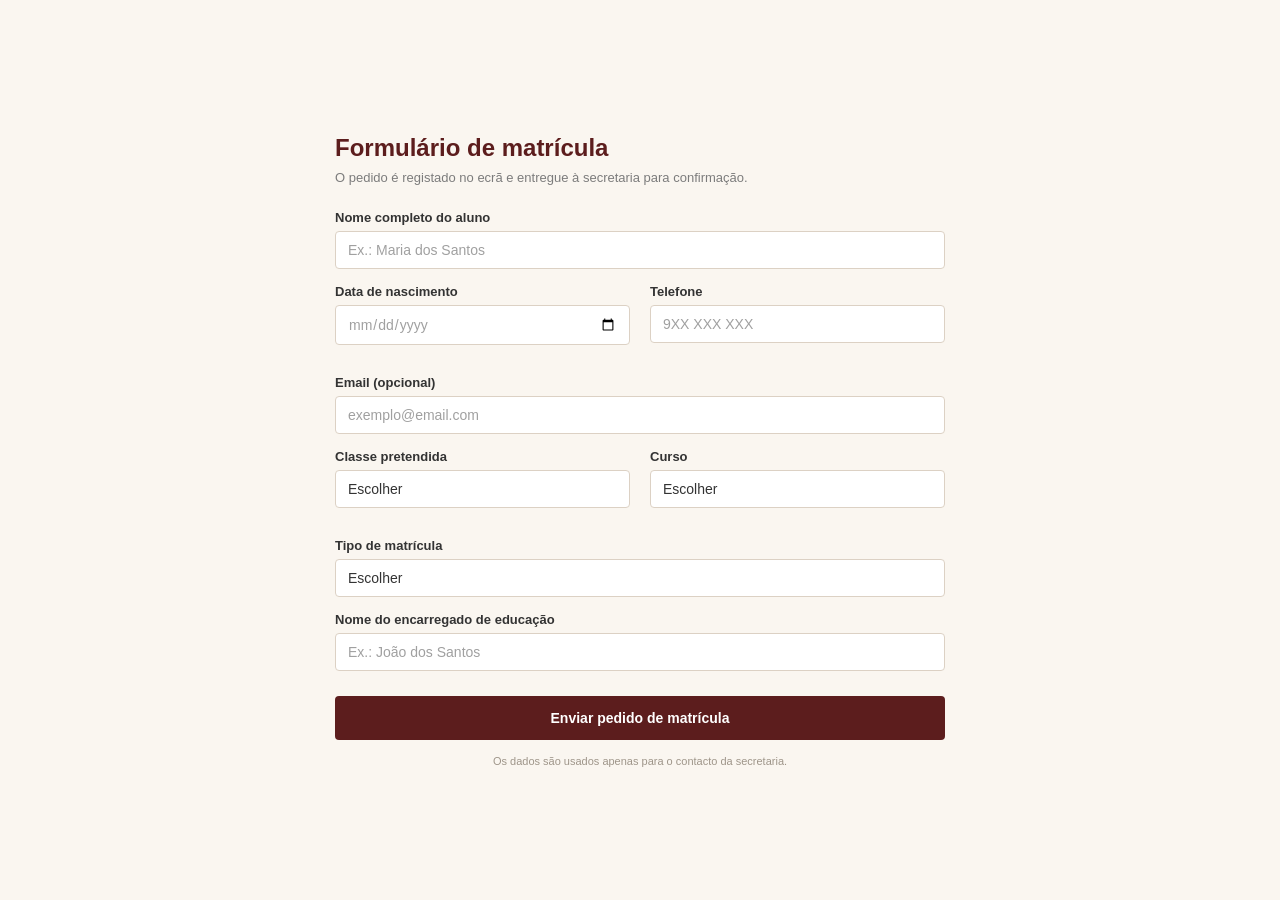
<file: Instituto Politécnico Privado Padre Builu/paginas/exemplo.html>
<!DOCTYPE html>
<html lang="pt-PT">
<head>
    <meta charset="UTF-8">
    <meta name="viewport" content="width=device-width, initial-scale=1.0">
    <title>Formulário de Matrícula</title>
    <style>
        /* Estilos Globais e Reset */
        * {
            box-sizing: border-box;
            margin: 0;
            padding: 0;
            font-family: 'Segoe UI', Tahoma, Geneva, Verdana, sans-serif;
        }

        body {
            background-color: #faf6f0; /* Tom de fundo suave */
            display: flex;
            justify-content: center;
            align-items: center;
            min-height: 100vh;
            padding: 20px;
        }

        /* Container do Formulário */
        .form-container {
            background-color: #faf6f0;
            width: 100%;
            max-width: 650px;
            padding: 20px;
        }

        /* Cabeçalho */
        h1 {
            color: #5c1d1d; /* Vinho escuro */
            font-size: 24px;
            font-weight: 600;
            margin-bottom: 8px;
        }

        .subtitle {
            color: #7c7c7c;
            font-size: 13px;
            margin-bottom: 25px;
        }

        /* Estrutura das Linhas e Grupos */
        .form-row {
            display: flex;
            gap: 20px;
            margin-bottom: 15px;
        }

        .form-group {
            flex: 1;
            display: flex;
            flex-direction: column;
            margin-bottom: 15px;
        }

        /* Etiquetas (Labels) */
        label {
            color: #333333;
            font-size: 13px;
            font-weight: 600;
            margin-bottom: 6px;
        }

        /* Campos de Entrada (Inputs e Selects) */
        input[type="text"],
        input[type="date"],
        input[type="email"],
        select {
            width: 100%;
            padding: 10px 12px;
            border: 1px solid #dcd1c4;
            border-radius: 4px;
            background-color: #ffffff;
            color: #333333;
            font-size: 14px;
            outline: none;
            transition: border-color 0.2s;
        }

        input::placeholder {
            color: #a0a0a0;
        }

        input:focus, select:focus {
            border-color: #5c1d1d;
        }

        /* Ajuste específico para o campo de data e seletores */
        input[type="date"] {
            color: #a0a0a0;
        }

        select {
            appearance: none;
            background-image: url("data:image/svg+xml;utf8,<svg fill='%23a0a0a0' height='24' viewBox='0 0 24 24' width='24' xmlns='http://w3.org'><path d='M7 10l5 5 5-5z'/><path d='M0 0h24v24H0z' fill='none'/></svg>");
            background-repeat: no-repeat;
            background-position: right 10px center;
            background-size: 18px;
        }

        /* Botão de Submissão */
        .btn-submit {
            width: 100%;
            background-color: #5c1d1d;
            color: #ffffff;
            border: none;
            padding: 14px;
            font-size: 14px;
            font-weight: bold;
            border-radius: 4px;
            cursor: pointer;
            margin-top: 10px;
            transition: background-color 0.2s;
        }

        .btn-submit:hover {
            background-color: #441414;
        }

        /* Rodapé Informativo */
        .footer-text {
            text-align: center;
            color: #9e9589;
            font-size: 11px;
            margin-top: 15px;
        }

        /* Responsividade para telas menores (Telemóveis) */
        @media (max-width: 480px) {
            .form-row {
                flex-direction: column;
                gap: 0;
            }
        }
    </style>
</head>
<body>

    <div class="form-container">
        <h1>Formulário de matrícula</h1>
        <p class="subtitle">O pedido é registado no ecrã e entregue à secretaria para confirmação.</p>

        <form action="#" method="POST">
            
            <!-- Nome Completo -->
            <div class="form-group">
                <label for="nome">Nome completo do aluno</label>
                <input type="text" id="nome" name="nome" placeholder="Ex.: Maria dos Santos" required>
            </div>

            <!-- Data de Nascimento e Telefone -->
            <div class="form-row">
                <div class="form-group">
                    <label for="nascimento">Data de nascimento</label>
                    <input type="date" id="nascimento" name="nascimento" required>
                </div>
                <div class="form-group">
                    <label for="telefone">Telefone</label>
                    <input type="text" id="telefone" name="telefone" placeholder="9XX XXX XXX" required>
                </div>
            </div>

            <!-- Email -->
            <div class="form-group">
                <label for="email">Email (opcional)</label>
                <input type="email" id="email" name="email" placeholder="exemplo@email.com">
            </div>

            <!-- Classe e Curso -->
            <div class="form-row">
                <div class="form-group">
                    <label for="classe">Classe pretendida</label>
                    <select id="classe" name="classe" required>
                        <option value="" disabled selected>Escolher</option>
                        <!-- Adicione as opções aqui -->
                    </select>
                </div>
                <div class="form-group">
                    <label for="curso">Curso</label>
                    <select id="curso" name="curso" required>
                        <option value="" disabled selected>Escolher</option>
                        <!-- Adicione as opções aqui -->
                    </select>
                </div>
            </div>

            <!-- Tipo de Matrícula -->
            <div class="form-group">
                <label for="tipo_matricula">Tipo de matrícula</label>
                <select id="tipo_matricula" name="tipo_matricula" required>
                    <option value="" disabled selected>Escolher</option>
                    <!-- Adicione as opções aqui -->
                </select>
            </div>

            <!-- Encarregado de Educação -->
            <div class="form-group">
                <label for="encarregado">Nome do encarregado de educação</label>
                <input type="text" id="encarregado" name="encarregado" placeholder="Ex.: João dos Santos" required>
            </div>

            <!-- Botão Enviar -->
            <button type="submit" class="btn-submit">Enviar pedido de matrícula</button>

            <!-- Nota de Rodapé -->
            <p class="footer-text">Os dados são usados apenas para o contacto da secretaria.</p>
        </form>
    </div>

</body>
</html>
</file>
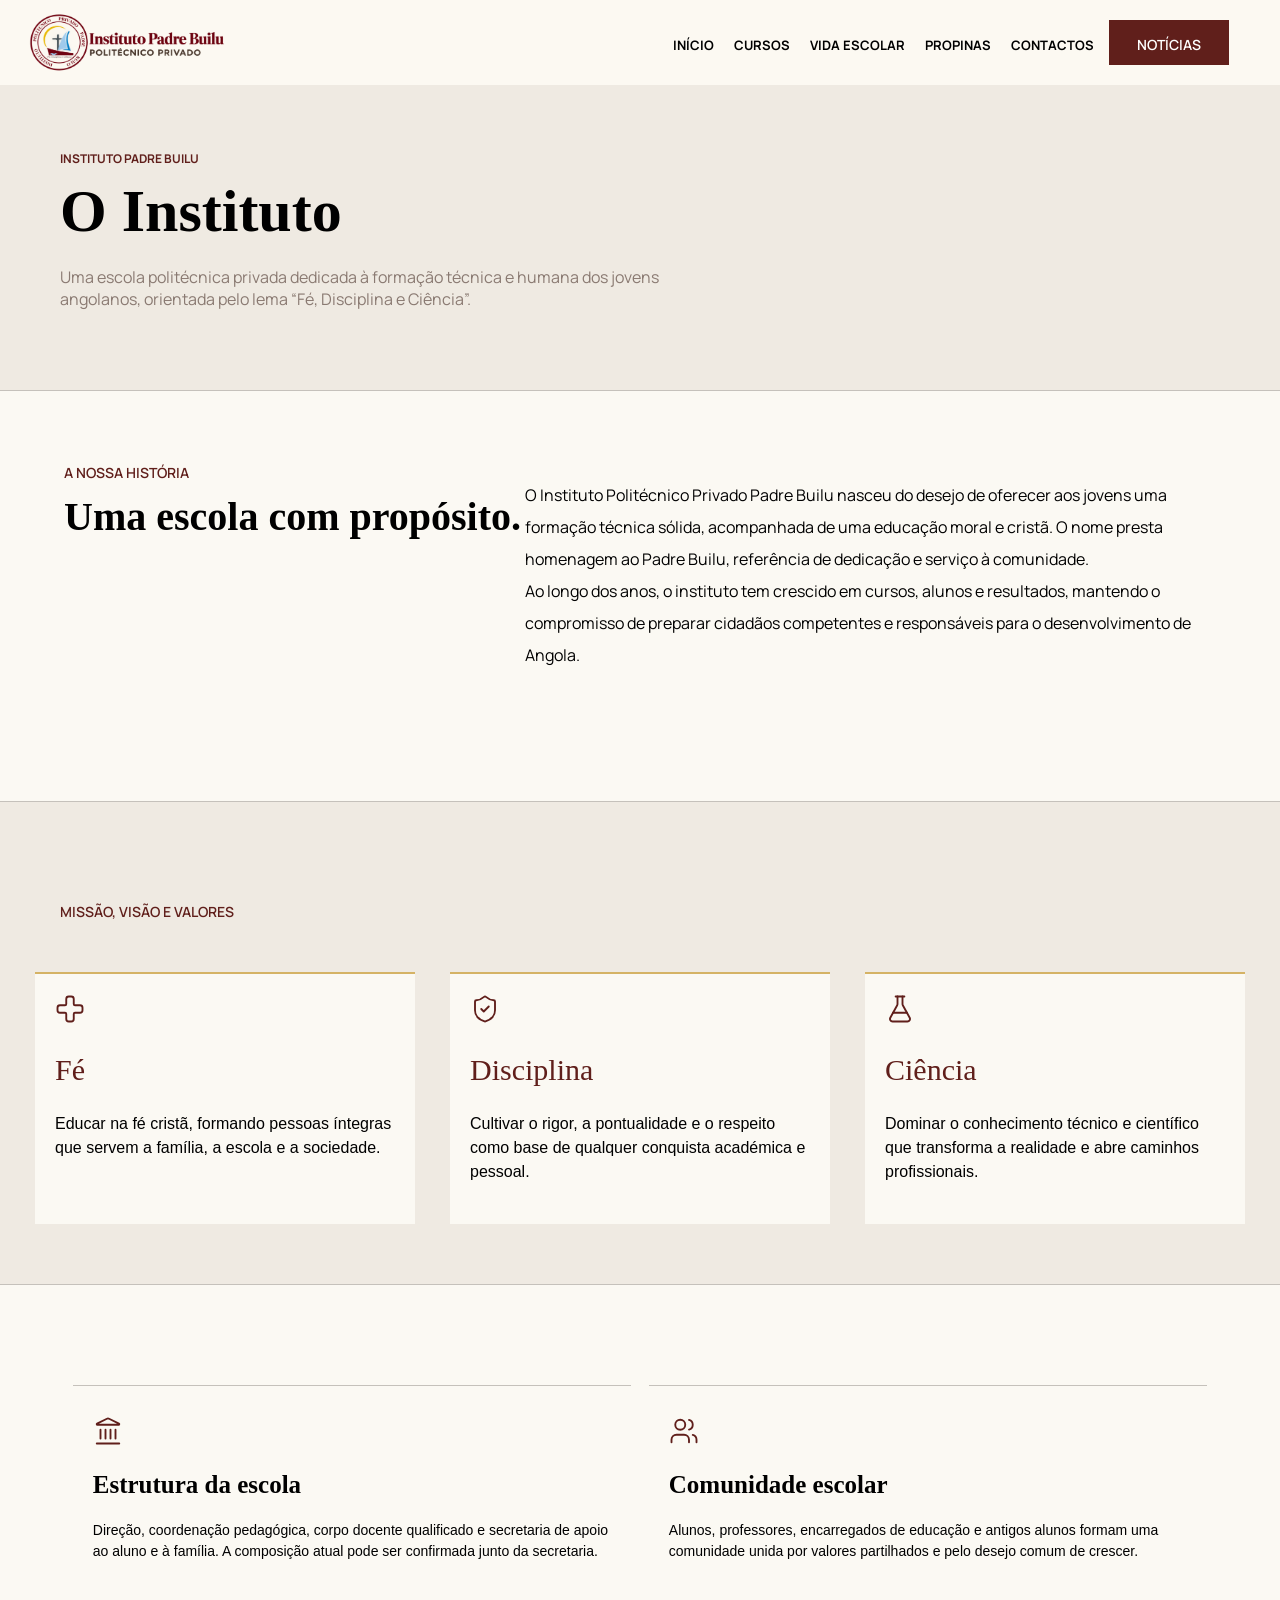
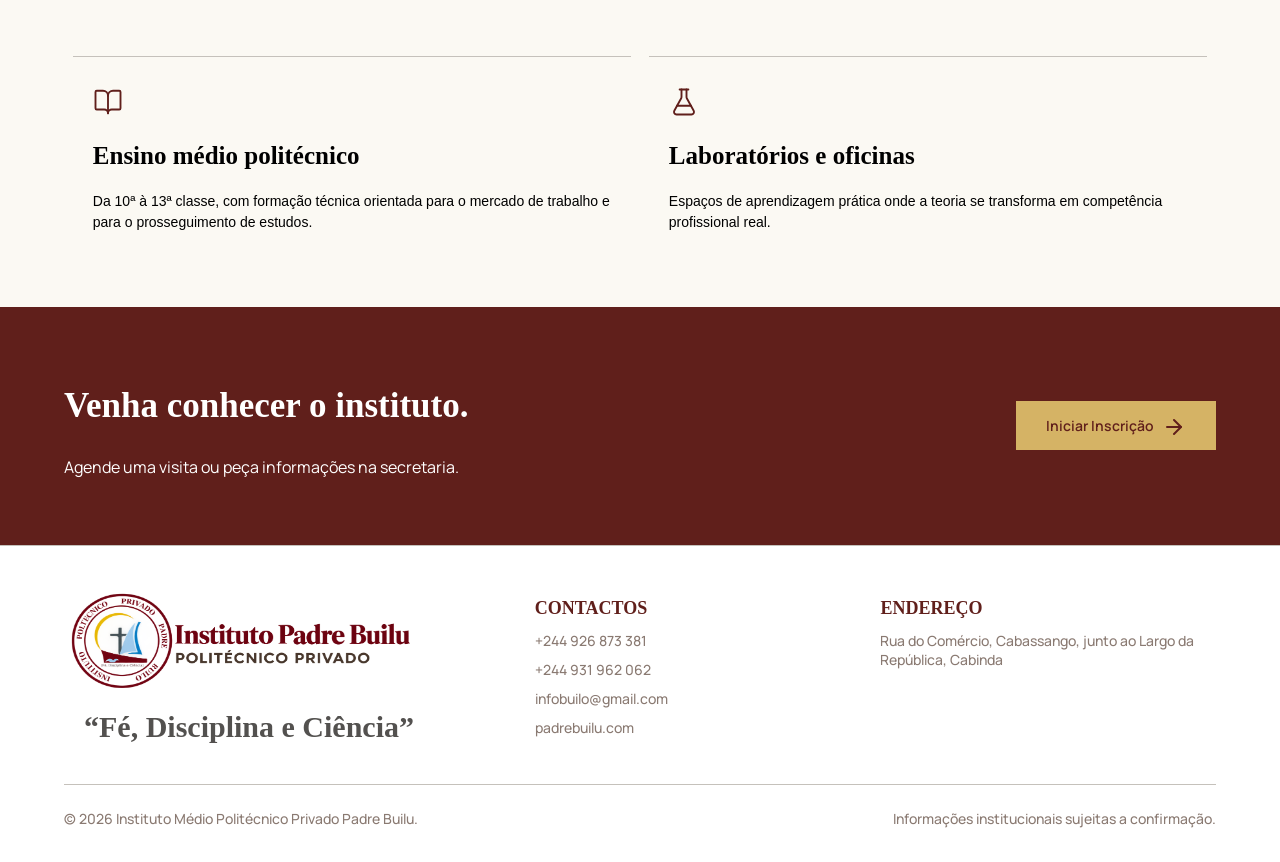
<file: Instituto Politécnico Privado Padre Builu/paginas/instituto.html>
<!DOCTYPE html>
<html lang="pt">
<head>
    <meta charset="UTF-8">
    <meta name="viewport" content="width=device-width, initial-scale=1.0">
    <link rel="shortcut icon" href="../imagens/favicon.png" type="image/x-icon">
    <link rel="stylesheet" href="../estilos/style.css">
    <link rel="stylesheet" href="../estilos/instituto.css">
    <link href="https://fonts.googleapis.com/css2?family=Manrope:wght@200..800&display=swap" rel="stylesheet">
    <link rel="stylesheet" href="https://cdn.jsdelivr.net/npm/bootstrap-icons@1.13.1/font/bootstrap-icons.min.css">
    <link href="https://fonts.googleapis.com/css2?family=Noto+Sans+Georgian:wght@100..900&display=swap" rel="stylesheet">
    <title>O Instituto - Instituto Médio Politécnico Privado Padre Builu</title>
</head>
<body>
    <header>
        <div class="logo">
            <a href="../index.html"><img src="../imagens/logo.png" alt="logo"></a>
        </div>

        <button class="burguer" id="burguer">
            <span></span>
            <span></span>
            <span></span>
        </button>
        
        <nav class="nav" id="menu">

            <ul>
                <li><a href="../index.html">INÍCIO</a></li>
                <li><a href="cursos.html">CURSOS</a></li>
                <li><a href="../index.html #escolar">VIDA ESCOLAR</a></li>
                <li><a href="propinas.html">PROPINAS</a></li>
                <li><a href="contactos.html">CONTACTOS</a></li>
            </ul>
            <a href="../paginas/post.html" class="btn">NOTÍCIAS</a>
        </nav>
        <script src="../interacao/script2.js"></script>
    </header>


    <main>
        <section class="inicial">
                <h1 class="delay1">INSTITUTO PADRE BUILU</h1>
                <h2 class="delay2">O Instituto</h2>
                <P class="delay3">Uma escola politécnica privada dedicada à formação técnica e humana dos jovens angolanos, orientada pelo lema “Fé, Disciplina e Ciência”.</P>
        </section>
        
        <section class="historia">
            <div>
                <h1>A NOSSA HISTÓRIA</h1>
                <H2>Uma escola com propósito.</H2>
                <div class="para">
                    <p>
                        O Instituto Politécnico Privado Padre Builu nasceu do desejo de oferecer aos jovens uma formação técnica sólida, acompanhada de uma educação moral e cristã. O nome presta homenagem ao Padre Builu, referência de dedicação e serviço à comunidade. <br>
                        Ao longo dos anos, o instituto tem crescido em cursos, alunos e resultados, mantendo o compromisso de preparar cidadãos competentes e responsáveis para o desenvolvimento de Angola.
                    </p>
                </div>
            </div>
        </section>
        <div class="par">
            <h1>MISSÃO, VISÃO E VALORES</h1>
        </div>
        <section class="missao">
            <div class="flexbox">
                <svg xmlns="http://www.w3.org/2000/svg" width="24" height="24" viewBox="0 0 24 24" fill="none" stroke="currentColor" stroke-width="1.5" stroke-linecap="round" stroke-linejoin="round" class="lucide lucide-cross size-7 text-primary" aria-hidden="true" data-tsd-source="/src/routes/index.tsx:95:373"><path d="M4 9a2 2 0 0 0-2 2v2a2 2 0 0 0 2 2h4a1 1 0 0 1 1 1v4a2 2 0 0 0 2 2h2a2 2 0 0 0 2-2v-4a1 1 0 0 1 1-1h4a2 2 0 0 0 2-2v-2a2 2 0 0 0-2-2h-4a1 1 0 0 1-1-1V4a2 2 0 0 0-2-2h-2a2 2 0 0 0-2 2v4a1 1 0 0 1-1 1z"></path></svg>
                <h1>Fé</h1>
                <p>Educar na fé cristã, formando pessoas íntegras que servem a família, a escola e a sociedade.</p>
            </div>

            <div class="flexbox">
                <svg xmlns="http://www.w3.org/2000/svg" width="24" height="24" viewBox="0 0 24 24" fill="none" stroke="currentColor" stroke-width="1.5" stroke-linecap="round" stroke-linejoin="round" class="lucide lucide-shield-check size-7 text-primary" aria-hidden="true" data-tsd-source="/src/routes/index.tsx:95:373"><path d="M20 13c0 5-3.5 7.5-7.66 8.95a1 1 0 0 1-.67-.01C7.5 20.5 4 18 4 13V6a1 1 0 0 1 1-1c2 0 4.5-1.2 6.24-2.72a1.17 1.17 0 0 1 1.52 0C14.51 3.81 17 5 19 5a1 1 0 0 1 1 1z"></path><path d="m9 12 2 2 4-4"></path></svg>
                <h1>Disciplina</h1>
                <p>Cultivar o rigor, a pontualidade e o respeito como base de qualquer conquista académica e pessoal.</p>
            </div>

            <div class="flexbox">
                 <svg xmlns="http://www.w3.org/2000/svg" width="24" height="24" viewBox="0 0 24 24" fill="none" stroke="currentColor" stroke-width="1.5" stroke-linecap="round" stroke-linejoin="round" class="lucide lucide-flask-conical size-7 text-primary" aria-hidden="true" data-tsd-source="/src/routes/index.tsx:95:373"><path d="M14 2v6a2 2 0 0 0 .245.96l5.51 10.08A2 2 0 0 1 18 22H6a2 2 0 0 1-1.755-2.96l5.51-10.08A2 2 0 0 0 10 8V2"></path><path d="M6.453 15h11.094"></path><path d="M8.5 2h7"></path></svg>
                <h1>Ciência</h1>
                <p>Dominar o conhecimento técnico e científico que transforma a realidade e abre caminhos profissionais.</p>
            </div>
        </section>

        <section class="caixas">
            <div class="caixa">
                <div class="itens">
                    <svg xmlns="http://www.w3.org/2000/svg" width="24" height="24" viewBox="0 0 24 24" fill="none" stroke="currentColor" stroke-width="1.5" stroke-linecap="round" stroke-linejoin="round" class="lucide lucide-landmark size-7 text-primary" aria-hidden="true" data-tsd-source="/src/routes/instituto.tsx:85:15"><path d="M10 18v-7"></path><path d="M11.12 2.198a2 2 0 0 1 1.76.006l7.866 3.847c.476.233.31.949-.22.949H3.474c-.53 0-.695-.716-.22-.949z"></path><path d="M14 18v-7"></path><path d="M18 18v-7"></path><path d="M3 22h18"></path><path d="M6 18v-7"></path></svg>
                    <h1>Estrutura da escola</h1>
                    <p>Direção, coordenação pedagógica, corpo docente qualificado e secretaria de apoio ao aluno e à família. A composição atual pode ser confirmada junto da secretaria.</p>
                </div>
                <div class="itens">
                    <svg xmlns="http://www.w3.org/2000/svg" width="24" height="24" viewBox="0 0 24 24" fill="none" stroke="currentColor" stroke-width="1.5" stroke-linecap="round" stroke-linejoin="round" class="lucide lucide-users size-7 text-primary" aria-hidden="true" data-tsd-source="/src/routes/instituto.tsx:90:15"><path d="M16 21v-2a4 4 0 0 0-4-4H6a4 4 0 0 0-4 4v2"></path><path d="M16 3.128a4 4 0 0 1 0 7.744"></path><path d="M22 21v-2a4 4 0 0 0-3-3.87"></path><circle cx="9" cy="7" r="4"></circle></svg>
                    <h1>Comunidade escolar</h1>
                    <p>Alunos, professores, encarregados de educação e antigos alunos formam uma comunidade unida por valores partilhados e pelo desejo comum de crescer.</p>
                </div>
                <div class="itens">
                    <svg xmlns="http://www.w3.org/2000/svg" width="24" height="24" viewBox="0 0 24 24" fill="none" stroke="currentColor" stroke-width="1.5" stroke-linecap="round" stroke-linejoin="round" class="lucide lucide-book-open size-7 text-primary" aria-hidden="true" data-tsd-source="/src/routes/instituto.tsx:95:15"><path d="M12 7v14"></path><path d="M3 18a1 1 0 0 1-1-1V4a1 1 0 0 1 1-1h5a4 4 0 0 1 4 4 4 4 0 0 1 4-4h5a1 1 0 0 1 1 1v13a1 1 0 0 1-1 1h-6a3 3 0 0 0-3 3 3 3 0 0 0-3-3z"></path></svg>
                    <h1>Ensino médio politécnico</h1>
                    <p>Da 10ª à 13ª classe, com formação técnica orientada para o mercado de trabalho e para o prosseguimento de estudos.</p>
                </div>
                <div class="itens">
                    <svg xmlns="http://www.w3.org/2000/svg" width="24" height="24" viewBox="0 0 24 24" fill="none" stroke="currentColor" stroke-width="1.5" stroke-linecap="round" stroke-linejoin="round" class="lucide lucide-flask-conical size-7 text-primary" aria-hidden="true" data-tsd-source="/src/routes/index.tsx:95:373"><path d="M14 2v6a2 2 0 0 0 .245.96l5.51 10.08A2 2 0 0 1 18 22H6a2 2 0 0 1-1.755-2.96l5.51-10.08A2 2 0 0 0 10 8V2"></path><path d="M6.453 15h11.094"></path><path d="M8.5 2h7"></path></svg>
                    <h1>Laboratórios e oficinas</h1>
                    <p>Espaços de aprendizagem prática onde a teoria se transforma em competência profissional real.</p>
                </div>
            </div>
        </section>

        <section class="venha">
            <div>
                <div class="texto">
                    <h1>Venha conhecer o instituto.</h1>
                    <p>Agende uma visita ou peça informações na secretaria.</p>
                </div>
                <div class="btn">
                    <a href="../paginas/matricula.html">
                        Iniciar Inscrição <svg xmlns="http://www.w3.org/2000/svg" width="24" height="24" viewBox="0 0 24 24" fill="none" stroke="currentColor" stroke-width="2" stroke-linecap="round" stroke-linejoin="round" class="lucide lucide-arrow-right size-4" aria-hidden="true" data-tsd-source="/src/routes/index.tsx:143:186"><path d="M5 12h14"></path><path d="m12 5 7 7-7 7"></path></svg>
                    </a>
                </div>
            </div>
        </section>
    </main>
</body>

<footer>
        <div class="container">
            <div class="logo">
                <img src="../imagens/logo.png" alt="pb">
                <h1>“Fé, Disciplina e Ciência”</h1>
            </div>
            <div class="flexbox">
                <h1>CONTACTOS</h1>
                <p><a href="#">+244 926 873 381</a></p>
                <p><a href="#">+244 931 962 062</a></p>
                <P><a href="#">infobuilo@gmail.com</a></P>
                <p><a href="#">padrebuilu.com</a></p>
            </div>
            <div class="flexbox">
                <h1>ENDEREÇO</h1>
                <a href="">
                    <p><a href="https://www.google.com/maps/place/Instituto+Polit%C3%A9cnico+Privado+Padre+Builo/@-5.5526592,12.2339098,17.76z/data=!4m14!1m7!3m6!1s0x1a5dd3667ba83a33:0xdd706824c22cd47a!2sInstituto+Polit%C3%A9cnico+Privado+Padre+Builo!8m2!3d-5.5523788!4d12.2343674!16s%2Fg%2F11ptr4z4rl!3m5!1s0x1a5dd3667ba83a33:0xdd706824c22cd47a!8m2!3d-5.5523788!4d12.2343674!16s%2Fg%2F11ptr4z4rl?entry=ttu&g_ep=EgoyMDI2MDkzMC4wIKXMDSoASAFQAw%3D%3D">Rua do Comércio, Cabassango, junto ao Largo da República, Cabinda</a></p>
                </a>
            </div>
        </div>

        <div class="fim">
            <div>
                <p>© 2026 Instituto Médio Politécnico Privado Padre Builu.</p>
            </div>
            <div>
                <p>Informações institucionais sujeitas a confirmação.</p>
            </div>
        </div>
    </footer>
</html>
</file>
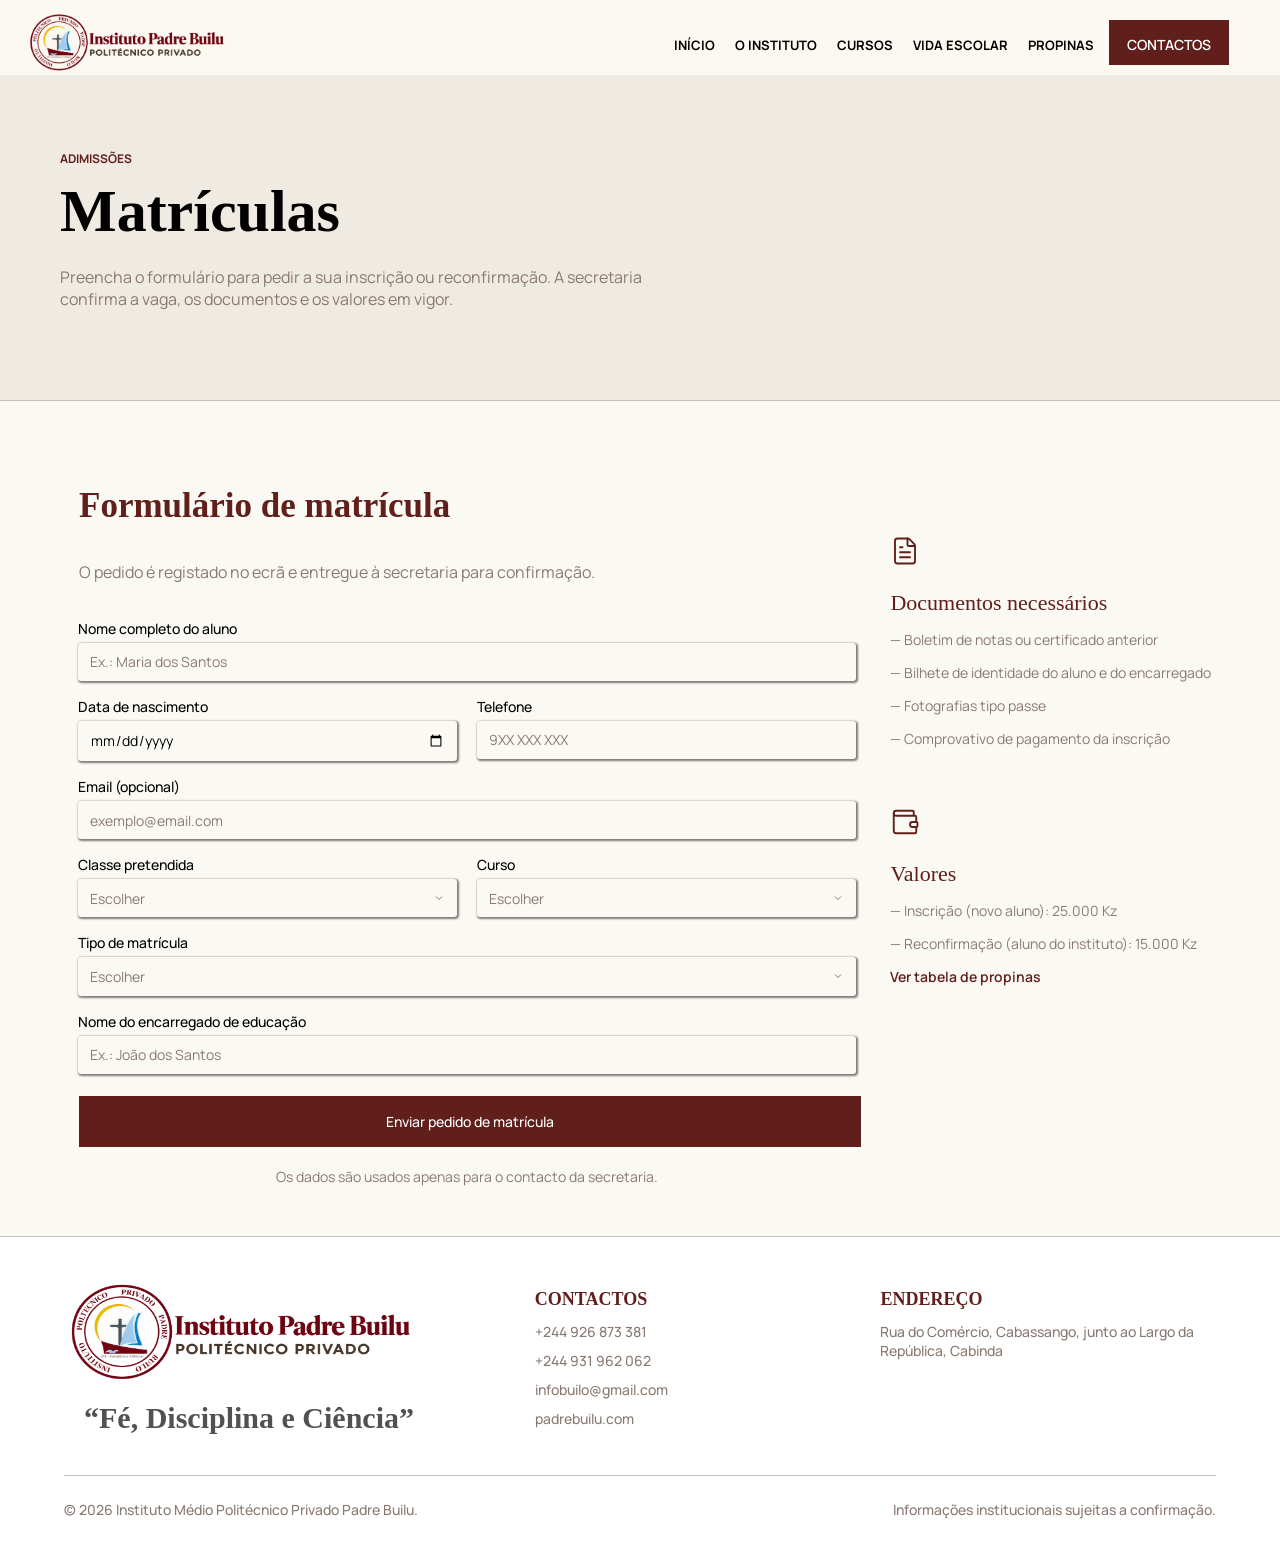
<file: Instituto Politécnico Privado Padre Builu/paginas/matricula.html>
<!DOCTYPE html>
<html lang="pt">
<head>
    <meta charset="UTF-8">
    <meta name="viewport" content="width=device-width, initial-scale=1.0">
    <link rel="shortcut icon" href="../imagens/favicon.png" type="image/x-icon">
    <link rel="stylesheet" href="../estilos/style.css">
    <link rel="stylesheet" href="../estilos/matricula.css">
    <link rel="stylesheet" href="../estilos/instituto.css">
    <link href="https://fonts.googleapis.com/css2?family=Manrope:wght@200..800&display=swap" rel="stylesheet">
    <link rel="stylesheet" href="https://cdn.jsdelivr.net/npm/bootstrap-icons@1.13.1/font/bootstrap-icons.min.css">
    <link href="https://fonts.googleapis.com/css2?family=Noto+Sans+Georgian:wght@100..900&display=swap" rel="stylesheet">
    <title>Matrículas - Instituto Médio Politécnico Privado Padre Builu</title>
</head>
<body>

    <header>
        <div class="logo">
            <a href="../index.html"><img src="../imagens/logo.png" alt="logo"></a>
        </div>

        <button class="burguer" id="burguer">
            <span></span>
            <span></span>
            <span></span>
        </button>
        
        <nav class="nav" id="menu">
            <ul>
                <li><a href="../index.html">INÍCIO</a></li>
                <li><a href="instituto.html">O INSTITUTO</a></li>
                <li><a href="cursos.html">CURSOS</a></li>
                <li><a href="../index.html #escolar">VIDA ESCOLAR</a></li>
                <li><a href="propinas.html">PROPINAS</a></li>
            </ul>
            <a href="contactos.html" class="btn">CONTACTOS</a>
        </nav>
        <script src="../interacao/script2.js"></script>
    </header>

    <main>
        <section class="inicial">
            <h1>ADIMISSÕES</h1>
            <H2>Matrículas</H2>
            <P>Preencha o formulário para pedir a sua inscrição ou reconfirmação. A secretaria confirma a vaga, os documentos e os valores em vigor.</P>
        </section>

        <section class="unica">
            <div class="tudo">

        <section class="matricula" aria-labelledby="titulo-matricula">
      <div>
        <h1 id="titulo-matricula">Formulário de matrícula</h1>
        <p>O pedido é registado no ecrã e entregue à secretaria para confirmação.</p>
      </div>

      <form action="#" method="post">
        <fieldset>
          <legend>Dados do aluno</legend>

          <div class="campo">
            <label for="nome">Nome completo do aluno</label>
            <input type="text" id="nome" name="nome" placeholder="Ex.: Maria dos Santos" required>
          </div>

          <div class="linha">
            <div class="campo">
              <label for="nascimento">Data de nascimento</label>
              <input type="date" id="nascimento" name="nascimento" required>
            </div>
            <div class="campo">
              <label for="telefone">Telefone</label>
              <input type="tel" id="telefone" name="telefone" placeholder="9XX XXX XXX" required>
            </div>
          </div>

          <div class="campo">
            <label for="email">Email (opcional)</label>
            <input type="email" id="email" name="email" placeholder="exemplo@email.com" autocomplete="on">
          </div>

          <div class="linha">
            <div class="campo">
              <label for="classe">Classe pretendida</label>
              <select id="classe" name="classe" required>
                <option value="" disabled selected>Escolher</option>
                <option>10ª Classe</option>
                <option>11ª Classe</option>
                <option>12ª Classe</option>
                <option>13ª Classe</option>
              </select>
            </div>
            <div class="campo">
              <label for="curso">Curso</label>
              <select id="curso" name="curso" required>
                <option value="" disabled selected>Escolher</option>
                <option>Técnico de Informática</option>
                <option>Electrónica e Telecomunicação</option>
                <option>Petroquímica</option>
                <option>Energia e Instalações Eléctricas</option>
                <option>Desenho e Projecto</option>
                <option>Técnico de Finanças</option>
              </select>
            </div>
          </div>

          <div class="campo">
            <label for="tipo">Tipo de matrícula</label>
            <select id="tipo" name="tipo" required>
              <option value="" disabled selected>Escolher</option>
              <option>Inscrição - novo aluno (25.000kz)</option>
              <option >Reconfirmação - aluno do instituto (15.000kz)</option>
            </select>
          </div>

          <div class="campo">
            <label for="encarregado">Nome do encarregado de educação</label>
            <input type="text" id="encarregado" name="encarregado" placeholder="Ex.: João dos Santos" required>
          </div>
        </fieldset>

        <button type="submit">Enviar pedido de matrícula</button>
        <small>Os dados são usados apenas para o contacto da secretaria.</small>
      </form>

    </section>

                <article class="flexbox">
                    <div>
                        <div class="caixa">
                            <svg xmlns="http://www.w3.org/2000/svg" width="24" height="24" viewBox="0 0 24 24" fill="none" stroke="currentColor" stroke-width="1.5" stroke-linecap="round" stroke-linejoin="round" class="lucide lucide-file-text size-7 text-primary" aria-hidden="true" data-tsd-source="/src/routes/matriculas.tsx:47:17"><path d="M6 22a2 2 0 0 1-2-2V4a2 2 0 0 1 2-2h8a2.4 2.4 0 0 1 1.704.706l3.588 3.588A2.4 2.4 0 0 1 20 8v12a2 2 0 0 1-2 2z"></path><path d="M14 2v5a1 1 0 0 0 1 1h5"></path><path d="M10 9H8"></path><path d="M16 13H8"></path><path d="M16 17H8"></path></svg>
                            <h1>Documentos necessários</h1>
                            <p>— Boletim de notas ou certificado anterior</p>
                            <p>— Bilhete de identidade do aluno e do encarregado</p>
                            <p>— Fotografias tipo passe</p>
                            <p>— Comprovativo de pagamento da inscrição</p>
                        </div>
                        <div class="caixa">
                            <svg xmlns="http://www.w3.org/2000/svg" width="24" height="24" viewBox="0 0 24 24" fill="none" stroke="currentColor" stroke-width="1.5" stroke-linecap="round" stroke-linejoin="round" class="lucide lucide-wallet size-7 text-primary" aria-hidden="true" data-tsd-source="/src/routes/matriculas.tsx:58:17"><path d="M19 7V4a1 1 0 0 0-1-1H5a2 2 0 0 0 0 4h15a1 1 0 0 1 1 1v4h-3a2 2 0 0 0 0 4h3a1 1 0 0 0 1-1v-2a1 1 0 0 0-1-1"></path><path d="M3 5v14a2 2 0 0 0 2 2h15a1 1 0 0 0 1-1v-4"></path></svg>
                            <h1>Valores</h1>
                            <p>— Inscrição (novo aluno): 25.000 Kz</p>
                            <p>— Reconfirmação (aluno do instituto): 15.000 Kz</p>
                            <a href="propinas.html #propinas">Ver tabela de propinas</a>
                        </div>
                    </div>
                </article>
            </div>
        </section>
    </main>
</body>
<footer>
        <div class="container">
            <div class="logo">
                <img src="../imagens/logo.png" alt="pb">
                <h1>“Fé, Disciplina e Ciência”</h1>
            </div>
            <div class="flexbox">
                <h1>CONTACTOS</h1>
                <p><a href="#">+244 926 873 381</a></p>
                <p><a href="#">+244 931 962 062</a></p>
                <P><a href="#">infobuilo@gmail.com</a></P>
                <p><a href="#">padrebuilu.com</a></p>
            </div>
            <div class="flexbox">
                <h1>ENDEREÇO</h1>
                <a href="">
                    <p><a href="https://www.google.com/maps/place/Instituto+Polit%C3%A9cnico+Privado+Padre+Builo/@-5.5526592,12.2339098,17.76z/data=!4m14!1m7!3m6!1s0x1a5dd3667ba83a33:0xdd706824c22cd47a!2sInstituto+Polit%C3%A9cnico+Privado+Padre+Builo!8m2!3d-5.5523788!4d12.2343674!16s%2Fg%2F11ptr4z4rl!3m5!1s0x1a5dd3667ba83a33:0xdd706824c22cd47a!8m2!3d-5.5523788!4d12.2343674!16s%2Fg%2F11ptr4z4rl?entry=ttu&g_ep=EgoyMDI2MDkzMC4wIKXMDSoASAFQAw%3D%3D">Rua do Comércio, Cabassango, junto ao Largo da República, Cabinda</a></p>
                </a>
            </div>
        </div>

        <div class="fim">
            <div>
                <p>© 2026 Instituto Médio Politécnico Privado Padre Builu.</p>
            </div>
            <div>
                <p>Informações institucionais sujeitas a confirmação.</p>
            </div>
        </div>
    </footer>
</html>
</file>
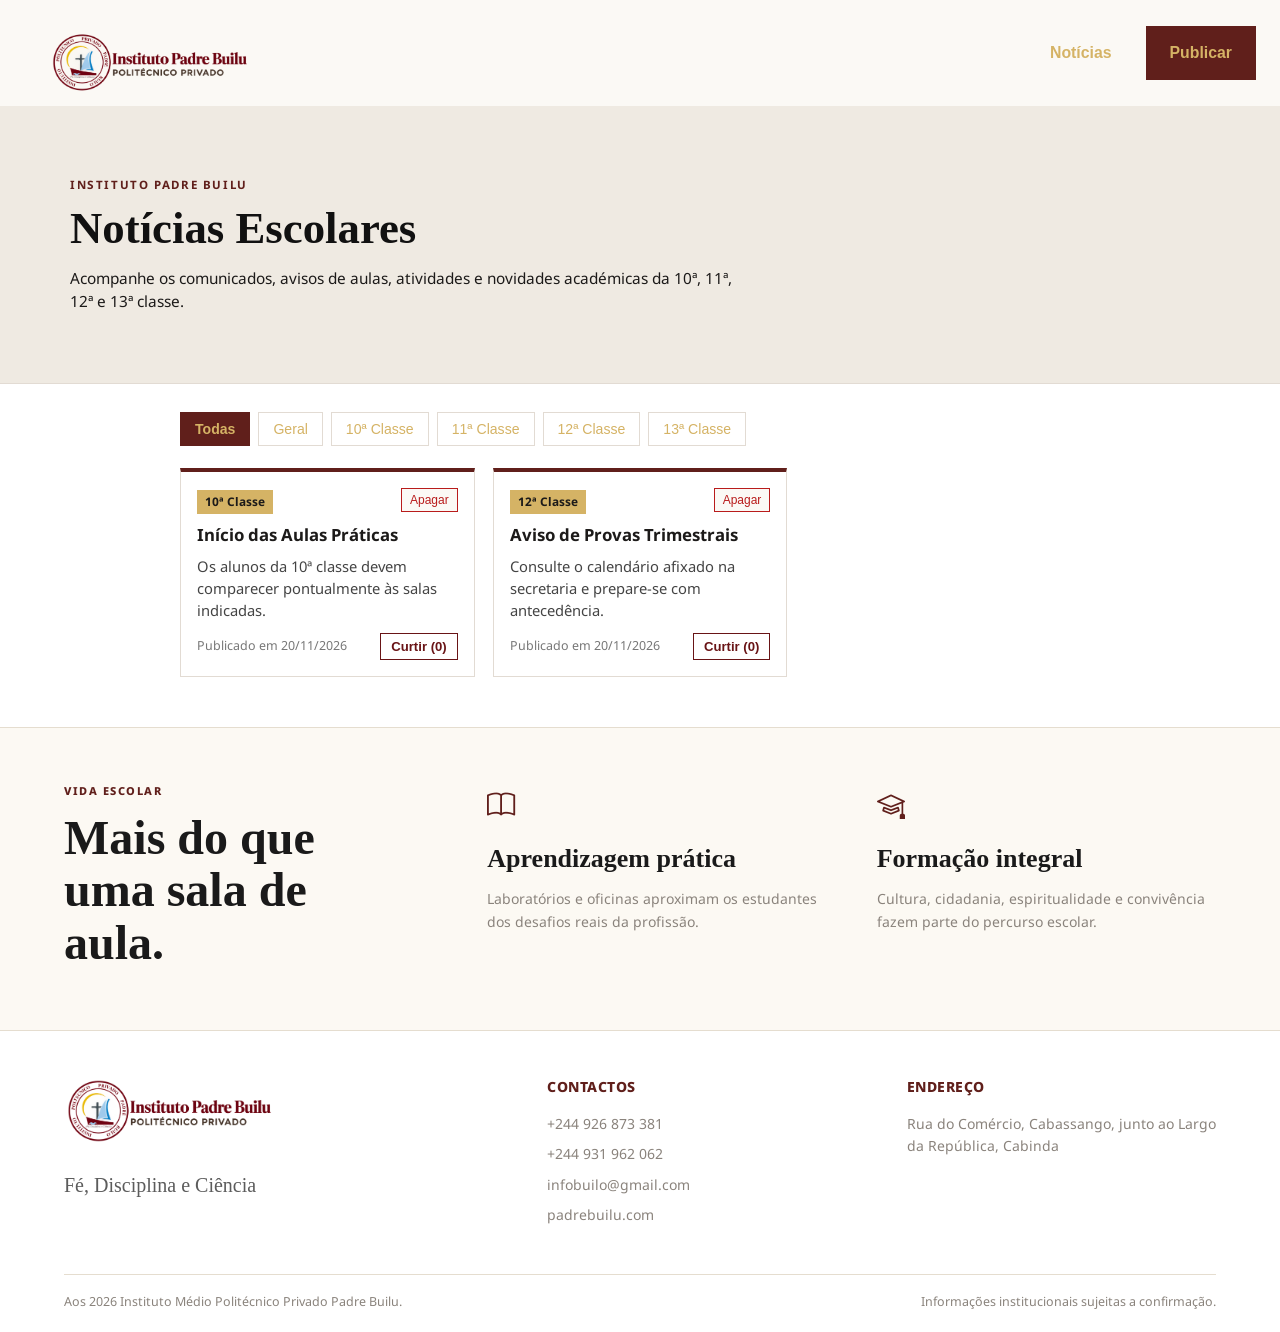
<file: Instituto Politécnico Privado Padre Builu/paginas/post.html>
<!DOCTYPE html>
<html lang="pt">
<head>
  <meta charset="UTF-8">
  <meta name="viewport" content="width=device-width, initial-scale=1.0">
  <link rel="stylesheet" href="../estilos/pub.css">
  <link href="https://fonts.googleapis.com/css2?family=Manrope:wght@200..800&display=swap" rel="stylesheet">
  <link rel="stylesheet" href="https://cdn.jsdelivr.net/npm/bootstrap-icons@1.13.1/font/bootstrap-icons.min.css">
  <link href="https://fonts.googleapis.com/css2?family=Noto+Sans+Georgian:wght@100..900&display=swap" rel="stylesheet">

  <title>Notícias da Escola Instituto Padre Builu</title>
</head>
<body>
<header>
   <div class="logo">
            <a href="../index.html"><img src="../imagens/logo.png" alt="logo"></a>
        </div>

    <div class="header-btns">
      <button class="btn-claro" onclick="abrirAlunos()">Notícias</button>
      <button class="btn-bordo" onclick="abrirAdmin()">Publicar</button>
    </div>
  </header>

  <main class="banner-noticias">
    <div class="banner-inner">
      <div class="banner-kicker">INSTITUTO PADRE BUILU</div>
      <h1>Notícias Escolares</h1>
      <p>Acompanhe os comunicados, avisos de aulas, atividades e novidades académicas da 10ª, 11ª, 12ª e 13ª classe.</p>
    </div>
  </main>

  <section id="areaAlunos" class="container">
    <div class="filtros">
      <button class="ativo" onclick="filtrar('Todas', this)">Todas</button>
      <button onclick="filtrar('Geral', this)">Geral</button>
      <button onclick="filtrar('10ª Classe', this)">10ª Classe</button>
      <button onclick="filtrar('11ª Classe', this)">11ª Classe</button>
      <button onclick="filtrar('12ª Classe', this)">12ª Classe</button>
      <button onclick="filtrar('13ª Classe', this)">13ª Classe</button>
    </div>

    <div id="listaNoticias" class="grid"></div>
  </section>

  <section id="areaAdmin" class="container oculto">
    <div id="telaCodigo" class="caixa">
      <h2>Acesso Restrito</h2>
      <p style="margin-bottom: 14px; font-size: 0.9rem;">Digite o código para publicar ou apagar notícias:</p>
      <form onsubmit="entrarCodigo(event)">
        <label for="codigoInput">Código de acesso</label>
        <input type="password" id="codigoInput" placeholder="Ex: BUILU2026" required>
        <p id="msgErro" class="erro oculto">Código errado. Tente novamente.</p>
        <button type="submit" class="btn-acao">Entrar</button>
      </form>
    </div>

    <div id="painelPost" class="caixa oculto">
      <div style="display:flex; justify-content:space-between; align-items:center; margin-bottom:14px;">
        <h2 style="margin:0;">Nova Notícia Escolar</h2>
        <button onclick="sairCodigo()" style="padding:5px 10px; cursor:pointer;">Sair</button>
      </div>

      <form onsubmit="publicarNoticia(event)">
        <label for="classe">Classe / Destino</label>
        <select id="classe" required>
          <option value="Geral">Geral</option>
          <option value="10ª Classe">10ª Classe</option>
          <option value="11ª Classe">11ª Classe</option>
          <option value="12ª Classe">12ª Classe</option>
          <option value="13ª Classe">13ª Classe</option>
        </select>

        <label for="titulo">Título</label>
        <input type="text" id="titulo" placeholder="Ex: Feira de Ciências na Escola" required>

        <label for="arquivoMidia">Foto ou Vídeo do dispositivo (opcional)</label>
        <input type="file" id="arquivoMidia" accept="image/*,video/*">
        <p class="dica-midia">Ou cole um link direto de imagem/vídeo abaixo:</p>

        <label for="urlMidia">Link de foto ou vídeo (opcional)</label>
        <input type="url" id="urlMidia" placeholder="https://exemplo.com/foto.jpg ou video.mp4">

        <label for="texto">Mensagem</label>
        <textarea id="texto" rows="4" placeholder="Escreva os detalhes da notícia..." required></textarea>

        <button type="submit" class="btn-acao">Publicar Notícia</button>
      </form>
    </div>
  </section>

<section class="vida-escolar">
  <div class="vida-grid">
    <div class="vida-titulo">
      <span class="vida-label">VIDA ESCOLAR</span>
      <h2>Mais do que<br>uma sala de<br>aula.</h2>
    </div>

    <div class="vida-item">
      <i class="bi bi-book"></i>
      <h3>Aprendizagem prática</h3>
      <p>Laboratórios e oficinas aproximam os estudantes dos desafios reais da profissão.</p>
    </div>

    <div class="vida-item">
      <i class="bi bi-mortarboard"></i>
      <h3>Formação integral</h3>
      <p>Cultura, cidadania, espiritualidade e convivência fazem parte do percurso escolar.</p>
    </div>
  </div>
</section>

<footer class="footer">
  <div class="footer-grid">
    <div class="footer-logo">
      <a href="../index.html"><img src="../imagens/logo.png" alt="Instituto Padre Builu"></a>
      <p>Fé, Disciplina e Ciência</p>
    </div>

    <div class="footer-col">
      <h4>CONTACTOS</h4>
      <p>+244 926 873 381</p>
      <p>+244 931 962 062</p>
      <p>infobuilo@gmail.com</p>
      <p>padrebuilu.com</p>
    </div>

    <div class="footer-col">
      <h4>ENDEREÇO</h4>
      <p>Rua do Comércio, Cabassango, junto ao Largo da República, Cabinda</p>
    </div>
  </div>

  <div class="footer-bottom">
    <p>Aos 2026 Instituto Médio Politécnico Privado Padre Builu.</p>
    <p>Informações institucionais sujeitas a confirmação.</p>
  </div>
</footer>
<script src="../interacao/post.js"></script>
</body>

</html>
</file>
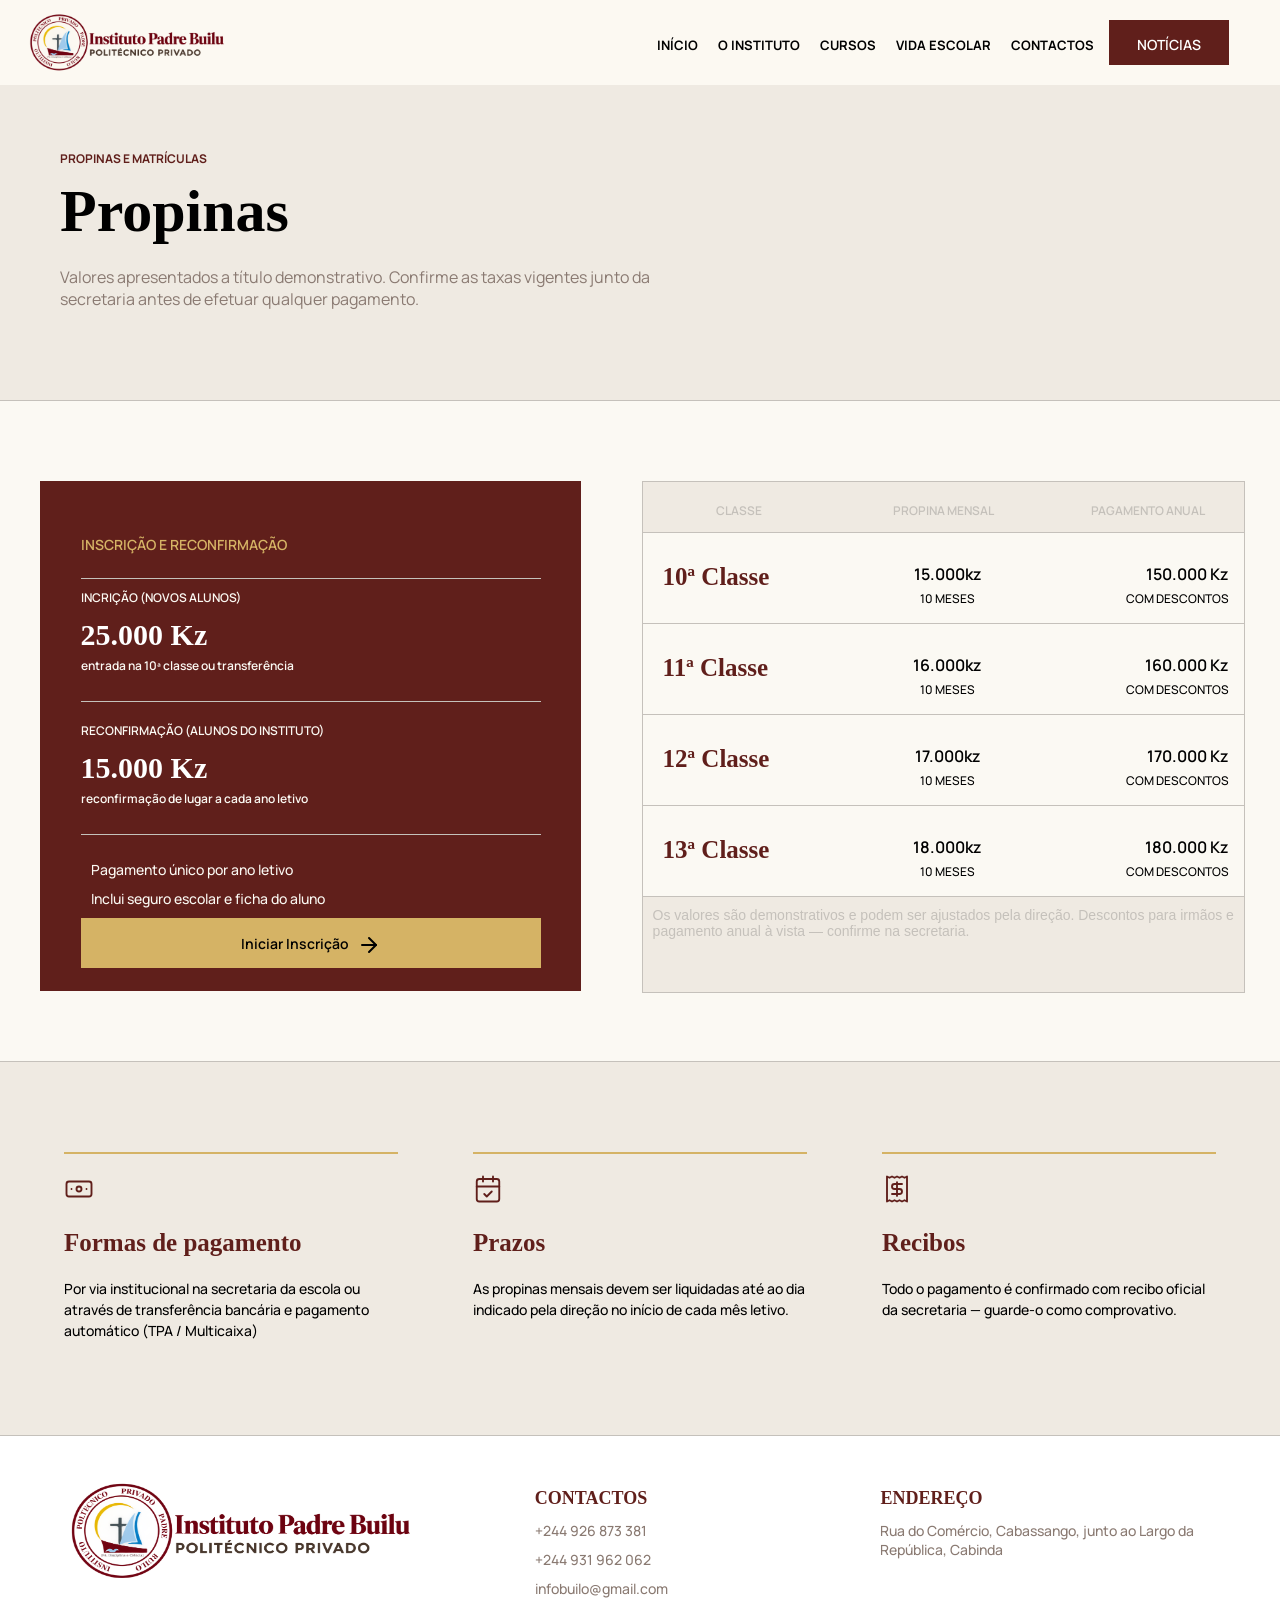
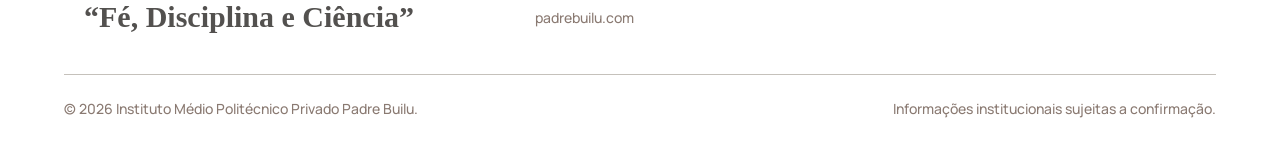
<file: Instituto Politécnico Privado Padre Builu/paginas/propinas.html>
<!DOCTYPE html>
<html lang="pt">
<head>
    <meta charset="UTF-8">
    <meta name="viewport" content="width=device-width, initial-scale=1.0">
    <link rel="shortcut icon" href="../imagens/favicon.png" type="image/x-icon">
    <link rel="stylesheet" href="../estilos/style.css">
    <link rel="stylesheet" href="../estilos/instituto.css">
    <link rel="stylesheet" href="../estilos/contactos.css">
    <link href="https://fonts.googleapis.com/css2?family=Manrope:wght@200..800&display=swap" rel="stylesheet">
    <link rel="stylesheet" href="https://cdn.jsdelivr.net/npm/bootstrap-icons@1.13.1/font/bootstrap-icons.min.css">
    <link href="https://fonts.googleapis.com/css2?family=Noto+Sans+Georgian:wght@100..900&display=swap" rel="stylesheet">
    <title>Propinas — Instituto Médio Politécnico Privado Padre Builu</title>
    <style>
        main > .propina {
            width: 94%;
            padding: 40px;
            background-color: #FBF9F3;
            border-top: 1px solid #C5C1BB;
            padding-top: 80px;
        }

        main > .box{
            width: 100%;
            height: auto;
            padding: 90px 0 30px 0 ;
            background-color: transparent;
            border-top: 1px solid #C5C1BB;
        }

        main > .box > div{
            width: 90%;
            margin: auto;
            height: 100%;
            display: flex;
            flex-flow: row wrap;
            justify-content: space-between;
        }

        main > .box > div >.flexbox{
            width: 29%;
            padding: 20px 0 20px 0;
            height: auto;
            background-color: transparent;
            margin-bottom: 30px;
            border-top: 2px solid #D5B365;
        }

        main > .box > div >.flexbox > svg{
            width: 30px;
            height: 30px;
            color: #601F1B;
        }

        main > .box > div >.flexbox > h1{
            font-family: "Noto Sans Georgian", ; 
            font-size: 25px; 
            font-weight: 600;
            color: #601F1B;
        }

        main > .box > div >.flexbox > p{
            font-size: 14px;
            font-weight: 500;
            font-family: "Manrope", sans-serif;
            line-height: 1.5;
        }

        @media screen and (max-width:992px){
            main > .propina {
                width: 91.5%;
                background-color: #FBF9F3;
                border-top: 1px solid #C5C1BB;
                padding-top: 80px;
            }
        }

        @media screen and (max-width:575.8px){

            main > .propina {
                width: 84%;
                background-color: #FBF9F3;
                border-top: 1px solid #C5C1BB;
                padding-top: 80px;
            }

            main > .propina > .inscricao{
                width: 100%;
            }

            main > .propina > .tabela{
                width: 100%;
            }

            main > .box{
                width: 100%;
                height: auto;
                padding: 90px 0 30px 0 ;
                background-color: transparent;
                border-top: 1px solid #C5C1BB;
            }

            main > .box > div{
                width: 89%;
                margin: auto;
                height: 100%;
                display: flex;
                flex-flow: row wrap;
                justify-content: none;
            }
            main > .box > div >.flexbox{
                width: 100%;
                padding: 20px 0 0px 0;
                height: auto;
                background-color: transparent;
                margin-bottom: 30px;
                border-top: 2px solid #D5B365;
            }
        }
    </style>
</head>
<body>
    <header>
        <div class="logo">
            <a href="../index.html"><img src="../imagens/logo.png" alt="logo"></a>
        </div>

        <button class="burguer" id="burguer">
            <span></span>
            <span></span>
            <span></span>
        </button>
        
        <nav class="nav" id="menu">
            <ul>
                <li><a href="../index.html">INÍCIO</a></li>
                <li><a href="instituto.html">O INSTITUTO</a></li>
                <li><a href="cursos.html">CURSOS</a></li>
                <li><a href="../index.html #escolar">VIDA ESCOLAR</a></li>
                <li><a href="contactos.html">CONTACTOS</a></li>
            </ul>
            <a href="../paginas/post.html" class="btn">NOTÍCIAS</a>
        </nav>
        <script src="../interacao/script2.js"></script>
    </header>
    <main>
        <section class="inicial">
            <h1>PROPINAS E MATRÍCULAS</h1>
            <H2>Propinas</H2>
            <P>Valores apresentados a título demonstrativo. Confirme as taxas vigentes junto da secretaria antes de efetuar qualquer pagamento.</P>
        </section>

        <section class="propina" id="propinas">
            <article class="inscricao">
                <div class="head">
                    <p>INSCRIÇÃO E RECONFIRMAÇÃO</p>
                </div>
                <div class="novo">
                    <p>INCRIÇÃO (NOVOS ALUNOS)</p>
                    <h1>25.000 Kz</h1>
                    <p>entrada na 10ª classe ou transferência</p>
                </div>
                <div class="instituto">
                    <p>RECONFIRMAÇÃO (ALUNOS DO INSTITUTO)</p>
                    <h1>15.000 Kz</h1>
                    <p>reconfirmação de lugar a cada ano letivo</p>
                </div>
                <div class="botao">
                    <p>Pagamento único por ano letivo</p>
                    <p>Inclui seguro escolar e ficha do aluno</p>
                    <a href="paginas/matricula.html"><button>Iniciar Inscrição <svg xmlns="http://www.w3.org/2000/svg" width="24" height="24" viewBox="0 0 24 24" fill="none" stroke="currentColor" stroke-width="2" stroke-linecap="round" stroke-linejoin="round" class="lucide lucide-arrow-right size-4" aria-hidden="true" data-tsd-source="/src/routes/index.tsx:143:186"><path d="M5 12h14"></path><path d="m12 5 7 7-7 7"></path></svg></button></a>
                </div>
            </article>

            <article class="tabela">
                <div class="head">
                    <div class="item">CLASSE</div>
                    <div class="item">PROPINA MENSAL</div>
                    <div class="item">PAGAMENTO ANUAL</div>
                </div>

                <div class="caloiro">
                    <div class="classe">10ª Classe</div>
                    <div>
                        <h1>15.000kz</h1>
                        <p>10 MESES</p>
                    </div>
                    <div class="descontos">
                        <h1>150.000 Kz</h1>
                        <p>COM DESCONTOS</p>
                    </div>
                </div>

                <div class="caloiro">
                    <div id="classe" class="classe">11ª Classe</div>
                    <div>
                        <h1>16.000kz</h1>
                        <p>10 MESES</p>
                    </div>
                    <div class="descontos">
                        <h1>160.000 Kz</h1>
                        <p>COM DESCONTOS</p>
                    </div>
                </div>

                <div class="caloiro">
                    <div id="classe" class="classe">12ª Classe</div>
                    <div>
                        <h1>17.000kz</h1>
                        <p>10 MESES</p>
                    </div>
                    <div class="descontos">
                        <h1>170.000 Kz</h1>
                        <p>COM DESCONTOS</p>
                    </div>
                </div>

                <div class="caloiro">
                    <div id="classe" class="classe">13ª Classe</div>
                    <div>
                        <h1>18.000kz</h1>
                        <p>10 MESES</p>
                    </div>
                    <div class="descontos">
                        <h1>180.000 Kz</h1>
                        <p>COM DESCONTOS</p>
                    </div>
                </div>
                <div class="para">
                    Os valores são demonstrativos e podem ser ajustados pela direção. Descontos para irmãos e pagamento anual à vista — confirme na secretaria.
                </div>
            </article>
        </section>

        <section class="box">
            <div>
                <div class="flexbox">
                    <svg xmlns="http://www.w3.org/2000/svg" width="24" height="24" viewBox="0 0 24 24" fill="none" stroke="currentColor" stroke-width="1.5" stroke-linecap="round" stroke-linejoin="round" class="lucide lucide-banknote size-7 text-primary" aria-hidden="true" data-tsd-source="/src/routes/propinas.tsx:85:15"><rect width="20" height="12" x="2" y="6" rx="2"></rect><circle cx="12" cy="12" r="2"></circle><path d="M6 12h.01M18 12h.01"></path></svg>
                    <h1>Formas de pagamento</h1>
                    <p>Por via institucional na secretaria da escola ou através de transferência bancária e pagamento automático (TPA / Multicaixa)</p>
                </div>

                <div class="flexbox">
                    <svg xmlns="http://www.w3.org/2000/svg" width="24" height="24" viewBox="0 0 24 24" fill="none" stroke="currentColor" stroke-width="1.5" stroke-linecap="round" stroke-linejoin="round" class="lucide lucide-calendar-check size-7 text-primary" aria-hidden="true" data-tsd-source="/src/routes/propinas.tsx:90:15"><path d="M8 2v4"></path><path d="M16 2v4"></path><rect width="18" height="18" x="3" y="4" rx="2"></rect><path d="M3 10h18"></path><path d="m9 16 2 2 4-4"></path></svg>
                    <h1>Prazos</h1>
                    <p>As propinas mensais devem ser liquidadas até ao dia indicado pela direção no início de cada mês letivo.</p>
                </div>

                <div class="flexbox">
                    <svg xmlns="http://www.w3.org/2000/svg" width="24" height="24" viewBox="0 0 24 24" fill="none" stroke="currentColor" stroke-width="1.5" stroke-linecap="round" stroke-linejoin="round" class="lucide lucide-receipt size-7 text-primary" aria-hidden="true" data-tsd-source="/src/routes/propinas.tsx:95:15"><path d="M4 2v20l2-1 2 1 2-1 2 1 2-1 2 1 2-1 2 1V2l-2 1-2-1-2 1-2-1-2 1-2-1-2 1Z"></path><path d="M16 8h-6a2 2 0 1 0 0 4h4a2 2 0 1 1 0 4H8"></path><path d="M12 17.5v-11"></path></svg>
                    <h1>Recibos</h1>
                    <p>Todo o pagamento é confirmado com recibo oficial da secretaria — guarde-o como comprovativo.</p>
                </div>
            </div>
        </section>
    </main>
</body>
<footer>
        <div class="container">
            <div class="logo">
                <img src="../imagens/logo.png" alt="pb">
                <h1>“Fé, Disciplina e Ciência”</h1>
            </div>
            <div class="flexbox">
                <h1>CONTACTOS</h1>
                <p><a href="#">+244 926 873 381</a></p>
                <p><a href="#">+244 931 962 062</a></p>
                <P><a href="#">infobuilo@gmail.com</a></P>
                <p><a href="#">padrebuilu.com</a></p>
            </div>
            <div class="flexbox">
                <h1>ENDEREÇO</h1>
                <a href="">
                    <p><a href="https://www.google.com/maps/place/Instituto+Polit%C3%A9cnico+Privado+Padre+Builo/@-5.5526592,12.2339098,17.76z/data=!4m14!1m7!3m6!1s0x1a5dd3667ba83a33:0xdd706824c22cd47a!2sInstituto+Polit%C3%A9cnico+Privado+Padre+Builo!8m2!3d-5.5523788!4d12.2343674!16s%2Fg%2F11ptr4z4rl!3m5!1s0x1a5dd3667ba83a33:0xdd706824c22cd47a!8m2!3d-5.5523788!4d12.2343674!16s%2Fg%2F11ptr4z4rl?entry=ttu&g_ep=EgoyMDI2MDkzMC4wIKXMDSoASAFQAw%3D%3D">Rua do Comércio, Cabassango, junto ao Largo da República, Cabinda</a></p>
                </a>
            </div>
        </div>

        <div class="fim">
            <div>
                <p>© 2026 Instituto Médio Politécnico Privado Padre Builu.</p>
            </div>
            <div>
                <p>Informações institucionais sujeitas a confirmação.</p>
            </div>
        </div>
    </footer>
</html>
</file>
<file: Instituto Politécnico Privado Padre Builu/estilos/style.css>
@charset "UTF-8";

:root{
    --cor1: #601F1B;
    --cor2: #D5B365;
    --amarelo: #cf9f62;
    --bt-hover: #78423B;
    --body-color: #fcf9f3;
    --section-color: #EFEAE2;
    --paragrafo: #C5C1BB;
    --suave: #8a7a72;
    --font1: "Noto Sans Georgian", ;
    --font2: "Manrope", sans-serif;
}

html{
    scroll-behavior: smooth;
}

html, body{
    margin: 0;
    background-color: var(--body-color);
    padding: 0;
    box-sizing: border-box;
}

/*  Header*/

header{
    width: 100%;
    height: 90px;
    background-color: #fcf9f3f5;
    margin-top: -15px;
    padding-bottom: 10px;
    z-index: 6;
    position: fixed;
    top: 0;
}

header > p{
    width: 100%;
    background-color: var(--cor1);
    font-family: var(--font2);
    padding: 15px 0 10px 0;
    font-size: 600;
    text-align: center;
    font-family: Arial, Helvetica, sans-serif;
    font-size: 12px;
    color: var(--body-color);
}

/* Logo */

header > .logo{
    width: 20%;
    height: 80%;
    float: left;
    background-color: transparent;
    margin-top: 15px;
}

header > .logo > a > img{
    width: 200px;
    height: 65px;
    margin-left: 10%;
    margin-top: 10px;
}

/* Navbar */

header > .nav{
    width: 70%;
    height: 50px;
    background-color: transparent;
    margin-top: 35px;
    margin-right: 4%;
    display: flex;
    justify-content: right;
    border: none;
    float: right;
}

header > .nav > ul{
    display: flex;
    list-style-type: none;
    font-family: Arial, Helvetica, sans-serif;
    color: var(--cor1);
}

header > .nav > ul > li{
    margin-top: 0px;
    margin-left: 20px;
}

header > .nav > ul > li > a{
    text-decoration: none;
    color: black;
    font-weight: 700;
    font-size: 13px;
    font-family: var(--font2);
}

header > .nav > ul > li > a:hover{
    column-rule: var(--cor1);
}

header > .nav > a{
    height: 30px;
    width: 120px;
    color: white;
    margin: 0px 0px 10px 15px;
    text-decoration: none;
    font-weight: 600;
    font-family: var(--font2);
    background-color: var(--cor1);
    border: none;
    font-size: 14px;
    text-align: center;
    padding-top: 15px;
    padding-bottom: 0px;
}

header > .nav > a:hover{
    background-color: var(--bt-hover);
}

/* Imagem do fundo */

main > .hero{
    width: 100%;
    margin-top: 85px;
    height: 600px;
    background-image: linear-gradient(
    to right, #601F1B 0%, #641414cc 40%, #64141433 70%, #64141400 80%), url('../imagens/bg.jpg');
    background-size: cover;
     background-position: center;
}

main > .hero > .hero-conteudo{
    width: 60%;
    display: fixed;
    margin-left: 5%;
    background-color: transparent;
    height: 80%;
    position: relative;
    z-index: 2;
    color: white;
    padding: 100px 0px 0 0 ;
    max-width: 600px;
    opacity: 0;
    transform: translateY(30px);
    animation: aparecer 0.6s ease forwards;
}

header > .burguer{
    display: none;
}

/* O efeito de aprecer as letras quando atualiza */

.delay1 {
    animation-delay: .2s;
}

.delay2 {
    animation-delay: .4s;
}

.delay3 {
    animation-delay: .8s;
}

.delay4 {
    animation-delay: 1s;
}

.delay5 {
    animation-delay: 1.2s;
}

.delay5 {
    animation-delay: 1.4s;
}

@keyframes aparecer {
    from {
        opacity: 0;
        transform: translateY(30px);
    }

    to {
        opacity: 1;
        transform: translateY(0);
    }
}

/* Continuacao do hero-conteudo */

main > .hero > .hero-conteudo > h3{
    color: var(--cor2);
}

main > .hero > .hero-conteudo > h3{
    font-family: var(--font2);
    margin: 0 0 10px 10px;
    font-weight: 500;
    font-size: 14px;
}

main > .hero > .hero-conteudo > h3 > button{
    background-color: transparent;
    width: 30px;
    height: 10px;
    border: none;
    margin:  0px 25px -5px 0px;
    border-radius: 3px;
}

main > .hero > .hero-conteudo > h3 > button >span{
    display: block;
    width: 40px;
    height: 1px;
    background-color: var(--cor2);
    border-radius: 3px;
}


main > .hero > .hero-conteudo > h1{
    font-family: var(--font1);
    font-size: 94px;
    color: white;
    font-weight: 600;
    margin: 10px 0 0 0;
    
}


main > .hero > .hero-conteudo > h1 > em{
    margin-top: -5px;
    color: var(--cor2);
    margin-left: 5px;
}

main > .hero > .hero-conteudo > p{
    font-family: var(--font2);
    font-weight: 500;
    font-size: 16px;
    line-height: 1.5;
    color: var(--paragrafo);
    width: 95%;
    margin: 10px 0 40px 0 ;
}

main > .hero > .hero-conteudo > .botoes{
    width: 100%;
    height: 60px;
    display: flex;
}

main > .hero > .hero-conteudo > .botoes > a > button{
    font-family: var(--font2);
    font-weight: 600;
    font-size: 16px;
    width: 210px;
    background-color: transparent;
    flex-flow: row wrap;
    color: white;
    text-decoration: none;
    height: 60px;
    text-align: center;
    border: none;
}

main > .hero > .hero-conteudo > .botoes > a > .amarelo{
    margin-right: 20px;
    background-color: var(--cor2);
    color: var(--cor1);
}

main > .hero > .hero-conteudo > .botoes >  a >.amarelo:hover{
    background-color: var(--amarelo);
}

main > .hero > .hero-conteudo > .botoes > a > .amarelo > svg{
    margin-bottom: -8px;
    width: 20px;
}

main > .hero > .hero-conteudo > .botoes > a >.castanho{
    background-color: transparent;
    border: 1px solid  white;
}

main > .hero > .hero-conteudo > .botoes > a > .castanho:hover{
    background-color: var(--bt-hover);
}

/* A parte da A nossa essência */

main > .essencia{
    background-color: var(--body-color);
    height: auto;
    padding-bottom: 30px;
    flex-flow: row wrap;
    justify-content: space-between;
}

main > .essencia > .paragrafo{
    background-color: transparent;
    width: 90%;
    height: 180px;
    margin: auto;
    padding-bottom: 20px;
    padding-top: 60px;
}

main > .essencia > .paragrafo > h1{
    font-family: var(--font2);
    font-size: 14px;
    font-weight: 600;
    color: var(--cor1);
    margin-left: 10px;
}

main > .essencia > .paragrafo > p{
    font-family: var(--font1);
    font-weight: 600;
    font-size: 60px;
    text-indent: 5px;
    margin-top: 10px;
    display: inline-block;
    background-color:  transparent;
    width: 100%;
}

main > .essencia > .paragrafo > div > p{
    float: right;
    width: 47%;
    background-color: transparent;
    margin-top: -130px;
    height: 50%;
    color: var(--suave);
    font-family: var(--font2);
    font-size: 16px;
}

main > .essencia > .fe{
    width: 90%;
    background-color: transparent;
    flex-flow: row wrap;
    justify-content: space-around;
    margin: auto;
    padding-top: 20px;
    margin-top: 30px;
    display: flex;
    height: 61%;
    border-top: 1px solid var(--section-color);
}


main > .essencia > .fe > .item{
    width: 30%;
    background-color: transparent;
    margin: 20px 0 0 0;
    border-bottom: 1px solid var(--section-color);
    padding: 5px 5px 0px 5px;
    height: auto;
}

main > .essencia > .fe > .item > img{
    width: 100%;
    height: 50%;
}

main > .essencia > .fe > .item > svg{
    color: var(--cor1);
    margin: 10px 0 0 0px;
    width: 35px;
    height: 35px;
}

main > .essencia > .fe > .item > span{
    font-family: var(--font1);
    font-size: 20px;
    font-weight: 600;
    color: var(--cor2);
    width: 30px;
    height: 30px;
    background-color: transparent;
    float: right;
    margin-top: 10px;
    display: inline;
    text-align: center;
}

main > .essencia > .fe > .item > h1{
    font-family: var(--font1);
    font-weight: 600;
    font-size: 40px;
    color: var(--cor1);
    margin-bottom: 5px;
}

main > .essencia > .fe > .item > p{
    font-family: var(--font2);
    font-weight: 500;
    font-size: 16px;
    color: var(--suave);
}

/* Section das ofertas */

main > .oferta{
    background-color: var(--section-color);
    height: auto;
    width: 100%;
    margin-top: 30px;
    padding-top: 50px;
    padding-bottom: 50px;
}

main > .oferta > .texto{
    width: 90%;
    height: 23%;
    background-color: transparent;
    margin-left: 50px;
}

main > .oferta > .texto > h1{
    font-family: var(--font2);
    font-weight: 600;
    font-size: 14px;
    color: var(--cor1);
}

main > .oferta > .texto > h2{
    font-family: var(--font1);
    font-weight: 600;
    font-size: 60px;
    margin-top: 10px;
    width: 50%;
    background-color: transparent;
    display: inline-block;
}

main > .oferta > .texto > div{
    width: 45%;
    float: right;
}

main > .oferta > .texto > div > p{
    font-family: var(--font2);
    color: var(--suave);
    font-size: 16px;
}

/* Flexbox da section oferta */

main > .oferta > .caixa{
    justify-content: space-around;
    flex-direction: row;
    flex-wrap: wrap;
    display: flex;
    width: 100%;
    height: auto;
}

main > .oferta > .caixa > .item{
    width: 30%;
    height: 520px;
    background-color: white;
    border: 1px solid var(--paragrafo);
    margin-bottom: 30px;
    padding-bottom: 20px;
}

main > .oferta > .caixa > .item > img{
    width: 100%;
    height: 50%;
}

main > .oferta > .caixa > .item > h1{
    margin: 20px 0 0 20px;
    font-family: var(--font2);
    font-size: 14px;
    font-weight: 600;
    color: var(--cor1);
}

main > .oferta > .caixa > .item > h2{
    margin: 10px 0 0 20px;
    font-family: var(--font1);
    font-size: 36px;
    font-weight: 600;
    color: black;
}

main > .oferta > .caixa > .item > h3{
    margin: 10px 10px 20px 20px;
    font-family: var(--font2);
    font-size: 16px;
    font-weight: 500;
    color: var(--suave);
}

main > .oferta > .caixa > .item > a{
    text-decoration: none;
    color: var(--cor1);
    font-family: var(--font2);
    font-weight: 600;
    font-size: 16px;
    margin: 0 0 0 20px;
}

main > .oferta > .caixa > .item > a:hover{
    text-decoration: underline;
}

main > .oferta > .caixa > .item > a > svg{
    width: 25px;
    margin-bottom: -8px;
}

/* /* A section futuro  */
main > .futuro{
    width: 100%;
    height: auto;
    padding-bottom: 70px;
    background-color: var(--cor1);
    display: flex;
    justify-content: space-between;
    flex-flow: row wrap;
}

main > .futuro > .texto{
    width: 50%;
    padding: 50px 0 50px 0;
    height: auto;
    float: left;
    background-color: transparent;
    margin-bottom: 0px;
}

main > .futuro > .texto > h1{
    color: var(--cor2);
    font-size: 12px;
    font-weight: 600;
    font-family: var(--font2);
    margin: 60px 0 15px 70px;
}

main > .futuro > .texto > h2{
    font-family: var(--font1);
    font-weight: bolder;
    font-size: 60px;
    color: white;
    margin: 0px 0 0px 60px;
}

main > .futuro > .texto > p{
    margin: 20px 0 0px 60px;
    font-family: var(--font2);
    color: var(--paragrafo);
    line-height: 2;
    font-weight: 500;
}

/* A div btn da section futuro */

 main > .futuro > .btn{
   background-color: transparent;
   width: 40%;
   height: 200px;
   border-left: 1px solid var(--paragrafo);
   margin-top: 150px;
}

main > .futuro > .btn > h1{
    color: white;
    font-family: var(--font1);
    font-weight: 600;
    font-size: 30px;
    margin: 20px 0 10px 30px;
}

main > .futuro > .btn > h2{
    font-family: var(--font2);
    font-weight: 500;
    font-size: 14px;
    color: var(--paragrafo);
    margin: 5px 0 40px 30px;
}

main > .futuro > .btn > a{
    width: 250px;
    height: 30px;
    padding: 20px;
    background-color: var(--cor2);
    margin: 5px 0 20px 30px;
    color: var(--cor1);
    font-family: var(--font2);
    font-weight: 600;
    font-size: 14px;
    border: none;
    text-decoration: none;
}

main > .futuro > .btn > a:hover{
    background-color: var(--amarelo);
}

main > .futuro > .btn > a > svg{
    margin: 0 0 -8px 5px;
}

/* O texto antes da tabelas */

main > .matricula{
    width: 90%;
    background-color: transparent;
    margin: auto;
    height: auto;
    padding-bottom: 10px;
    display: flex;
    justify-content: space-between;
    flex-flow: row wrap;
    margin-top: 100px;
    position: relative;
}

main > .matricula > .titulo{
    width: 50%;
    height: 100%;
    background-color: transparent;
}

main > .matricula > .titulo > p{
    color: var(--cor1);
    font-family: var(--font2);
    font-weight: 600;
    font-size: 14px;
}

main > .matricula > .titulo > h1{
    font-family: var(--font1);
    font-weight: 600;
    font-size: 70px;
    margin: 10px 0 0 0;
}

main > .matricula > .paragrafo{
    width: 45%;
    height: 50%;
    background-color: transparent;
    position: absolute;
    right: 0;
    bottom: 0%;
}

main > .matricula > .paragrafo{
    font-family: var(--font2);
    font-weight: 500;
    font-size: 16px;
    color: var(--suave);
}



/* Section da tabela de precos */

main > .propina{
    background-color: transparent;
    height: auto;
    width: 90%;
    margin: auto;
    padding-top: 30px;
    flex-flow: row wrap;
    justify-content: space-between;
    display: grid;
    grid-template-columns: repeat(2, 1fr);
}

/* A parte da incricao e reconfirmacao */

main > .propina > .inscricao{
    width: 90%;
    height: 480px;
    padding-bottom: 30px;
    margin-bottom: 30px;
    background-color: var(--cor1);
}

/* A parte doo head do div inscricao*/

main > .propina > .inscricao > .head{
    width: 85%;
    margin: auto;
    background-color: transparent;
    margin-top: 10px;
    padding: 30px 0 10px 0 ;
    border-bottom: 1px solid var(--paragrafo);
    font-family: var(--font2);
    color: var(--cor2);
    font-weight: 600;
    font-size: 14px;
}

/* A parte doo novo do div inscricao*/

main > .propina > .inscricao > .novo{
    padding: 5px 0 15px 0;
    width: 85%;
    background-color: transparent;
    margin: auto;
    border-bottom: 1px solid var(--paragrafo);
}

main > .propina > .inscricao > .novo > p {
    font-family: var(--font2);
    color: var(--body-color);
    font-size: 12px;
    font-weight: 600;
    margin-top: 5px;
}

main > .propina > .inscricao > .novo > h1{
    color: white;
    font-family: var(--font1);
    font-size: 30px;
    font-weight: 600;
    margin: 0;
}

/*  A parte doo instituto do div inscricao*/

main > .propina > .inscricao > .instituto{
    width: 85%;
    margin: auto;
    padding: 15px 0 15px 0;
    background-color: transparent;
    border-bottom: 1px solid var(--paragrafo);
}

main > .propina > .inscricao > .instituto > p{
    margin-top: 5px;
    font-family: var(--font2);
    font-weight: 600;
    font-size: 12px;
    color: var(--body-color);
}

main > .propina > .inscricao > .instituto > h1{
    color: white;
    font-family: var(--font1);
    font-size: 30px;
    font-weight: 600;
    margin: 0;
}

/*  A parte do botao do div inscricao*/

main > .propina > .inscricao > .botao{
    width: 85%;
    width: 85%;
    margin: auto;
    padding: 15px 0 15px 0;
    background-color: transparent;
}

main > .propina > .inscricao > .botao > p{
    margin: 10px 0 0 10px;
    font-family: var(--font2);
    font-weight: 500;
    font-size: 14px;
    color: var(--body-color);
}

main > .propina > .inscricao > .botao > a > button{
    background-color: var(--cor2);
    width: 100%;
    border: none;
    margin-top: 10px;
    height: 50px;
    font-family: var(--font2);
    font-size: 14px;
    font-weight: 600;
}

main > .propina > .inscricao > .botao > a > button:hover{
    background-color: var(--amarelo
    );
}

main > .propina > .inscricao > .botao > a > button > svg{
    margin: 0 0 -8px 5px;
}


/* A parte da tabela de precos */

main > .propina > .tabela{
    width: 100%;
    height: 510px;
    float: left;
    background-color: transparent;
    border: 1px solid var(--paragrafo);
}


main > .propina > .tabela > .head{
    background-color: var(--section-color);
    display: flex;
    height: 50px;
    width: 100%;
    justify-content: space-between;
    border-bottom: 1px solid var(--paragrafo);
}

main > .propina > .tabela > .head > .item{
    background-color: transparent;
    width: 32%;
    height: 35px;
    padding-top: 20px;
    text-align: center;
    font-family: var(--font2);
    font-size: 12px;
    font-weight: 600;
    color: var(--paragrafo);
}

/* A parte do body da tabela */

main > .propina > .tabela > .caloiro{
    display: flex;
    justify-content: space-between;
    width: 100%;
    height: 90px;
    background-color: transparent;
    border-bottom: 1px solid var(--paragrafo);
}

/* A parte do body da tabela na parte das classes */

main > .propina > .tabela  > .caloiro > .classe{
    font-family: var(--font1);
    color: var(--cor1);
    font-size: 25px;
    font-weight: 600;
    margin: 30px 0 0 20px;
}

main > .propina > .tabela  > .caloiro > div > h1{
    font-family: var(--font2);
    font-size: 16px;
    font-weight: 600;
    color: black;
    margin-top: 30px;
    margin-bottom: 0;
}

main > .propina > .tabela  > .caloiro > div > p{
    font-family: var(--font2);
    font-weight: 500;
    font-size: 12px;
    color: black;
    margin-top: 5px;
    text-align: center;
}

main > .propina > .tabela  > .caloiro > .descontos > h1{
    text-align: right;
    margin-right: 15px;
}

main > .propina > .tabela  > .caloiro > .descontos > p{
    margin-right: 15px;
}

/* O paragrafo do fim da tabela */

main > .propina > .tabela > .para{
    background-color: var(--section-color);
    height: 75px;
    font-family: Arial, Helvetica, sans-serif;
    font-weight: 500;
    font-size: 14px;
    color: var(--paragrafo);
    padding: 10px;
}

/* Section vida escolar */

main > .escolar{
    width: 100%;
    height: auto;
    margin-top: 100px;
    background-color: transparent;
    display: flex;
    justify-content: space-between;
    flex-flow: row wrap;
    padding-bottom: 30px;
    margin-bottom: 30px;
}

main > .escolar > .texto{
    width: 35%;
    height: 4vh;
}

main > .escolar > .texto > h1{
    margin: 20px 0 0 70px;
    font-family: var(--font2);
    font-weight: 600;
    font-size: 14px;
    color: var(--cor1);
}

main > .escolar > .texto > h2{
    font-size: 60px;
    font-family: var(--font1);
    font-weight: 600;
    color: black;
    margin: 0 0 0 70px;
}

main > .escolar > .item{
    width: 30%;
    background-color: transparent;
    margin-top: 20px;
    border-top: 2px solid var(--cor2);
}

main > .escolar > .item > svg{
    width: 40px;
    height: 40px;
    margin-top: 20px;
    color: var(--cor1);
}

main > .escolar > .item > h1{
    font-family: var(--font1);
    font-weight: 600;
    font-size: 35px;
}

main > .escolar > .item > p {
    font-family: Arial, Helvetica, sans-serif;
    font-size: 14px;
    font-weight: 500;
    color: var(--suave);
}

/* A parte do rodape */

footer{
    background-color: white;
    border-top: 1px solid var(--paragrafo);
    width: 100%;
    height: auto;
    padding-top: 40px;
}

footer > .container{
    display: flex;
    flex-flow: row wrap;
    justify-content: space-between;
    width: 90%;
    height: auto;
    padding-bottom: 20px;
    background-color: transparent;
    margin: auto;
    border-bottom: 1px solid var(--paragrafo);
}

/* A parte que tem o logotipo la no footer */

footer > .container > .logo{
    background-color: transparent;
    width: 40%;
    height: auto;
}

footer > .container > .logo > img{
    width: 350px;
    height: 110px;
    display: inline;
}

footer > .container > .logo > h1{
    margin-top: 10px;
    font-family: var(--font1);
    font-weight: 600;
    font-size: 30px;
    color: #53514f;
    margin-left: 20px;
}

/* O flebox do footer */

footer > .container > .flexbox{
    width: 30%;
    height: auto;
    background-color: transparent;
}

footer > .container > .flexbox >h1{
    font-family: var(--font1);
    font-weight: 600;
    font-size: 18px;
    color: var(--cor1);
    margin-left: 10px;
}

footer > .container > .flexbox > p{
    font-family: var(--font2);
    font-weight: 500;
    font-size: 14px;
    color: black;
    margin: 10px 0 10px 10px;
}

footer > .container > .flexbox > p > a{
    text-decoration: none;
    color: var(--suave);
}

footer > .container > .flexbox > p >a:hover{
    text-decoration: underline;
}

/* A ultima parte do footer */

footer > .fim{
    width: 90%;
    height: auto;
    padding-top: 10px;
    padding-bottom: 20px;
    margin: auto;
    background-color: transparent;
    display: flex;
    justify-content: space-between;
    flex-flow: row wrap;
}

footer > .fim > div{
    width: auto;
    background-color: transparent;
}

footer > .fim > div > p{
    font-family: var(--font2);
    color: var(--suave);
    font-weight: 500;
    font-size: 14px;
}

/* As medias queries */

@media screen and (max-width: 992px) {
    header{
        width: 100%;
        height: 80px;
        background-color: white;
        margin-top: -15px;
        padding-bottom: 10px;
    }

    /* Logo */

    header > .logo > a> img{
        width: 205px;
        height: 65px;
        margin-left: 10%;
        margin-top: 5px;
    }

    /* Navbar */

    header > .nav{
        margin-top: 0px;
       z-index: 3;
       display: none;
       width: 60%;
       height: 335px;
       margin: 0;
       padding: 0;
       position: absolute;
       top: 100px;
       right: 0;
       background-color: white;
       float: right;
       flex-direction: column;
    }

    header > .ativo{
        display: block;
    }
  

    header > .nav > ul{
        background: transparent;
        width: 85%;
        border-radius: 8px;
        position: relative;
    }
        
    header > .nav > ul{
        flex-direction: column;
        text-shadow: none;
    }
    
    header > .nav > ul > li{
        width: 105%;
        height: 30px;
        margin-left: 0;
        background-color: transparent;
        margin-top: 20px;
        text-shadow: none;
        font-size: 14px;
        border-bottom: .5px solid var(--cor1);
    }
    
    header > .nav > ul > li > a{
        font-size: 14px;
        font-weight: 500;
        padding-top: 20px;
        width: 300px;
    }
    
    header > .nav > .btn{
        font-size: 14px;
        font-weight: 500;
        padding: 0;
        width: 80%;
        margin-top: 0px;
        text-align: left;
        margin-left: 40px;
        background-color: transparent;
        color: black;
    }
    
    header > .nav > .btn:hover{
        background-color: transparent;
    }
    

    /* Menu burguer */

    header > .burguer{
        background-color: transparent;
        margin-top: 35px;
        width: 50px;
        height: 40px;
        float: right;
        margin-right: 1%;
        display: inline;
        flex-direction: column;
        justify-content: right;
        cursor: pointer;
        z-index: 10;
        text-align: center;
        border: none;
    }
    
    header > .burguer > span{
        display: block;
        width: 30px;
        height: 3px;
        background: #222;
        border-radius: 10px;
        margin: 5px 0;
        text-align: right;
    }


    /* Imagem do fundo */

    main > .hero{
        max-height: 500px;
    }

    main > .hero > .hero-conteudo{
        width: 70%;
        height: 80%;
        z-index: 2;
        padding: 120px 0px 0 0 ;
    }

    main > .hero > .hero-conteudo > h1{
        font-size: 60px;
        margin-bottom: 0px;
    }

    main > .hero > .hero-conteudo > p{
        font-family: var(--font2);
        font-weight: 500;
        font-size: 16px;
        color: var(--paragrafo);
        width: 95%;
        margin: 10px 0 20px 0 ;
    }

    main > .hero > .hero-conteudo > .botoes{
        width: 100%;
        height: 60px;
        margin-top: 20px;
    }

    main > .hero > .hero-conteudo > .botoes > button{
        padding: 0px;
        font-size: 10px;
        width: 100%;
    }

    /* A parte da A nossa essência */

    main > .essencia{
        width: 100%;
    }

    main > .essencia > .paragrafo{
        height: auto;
    }
    

    main > .essencia > .paragrafo > p{
        font-family: var(--font1);
        font-weight: 600;
        font-size: 60px;
        width: 100%;
        height: 10%;
    }

    main > .essencia > .paragrafo > div > p{
        float: left;
        width: 70%;
        margin-top: -50px;
        font-size: 16px;
    }

    main > .essencia > .fe{
        width: 100%;
    }

    main > .essencia > .fe > .item > img{
    width: 100%;
    height: 45%;
}

    /* Flexbox da section oferta */

    main > .oferta > .texto > h2{
        font-size: 40px;
        width: 70%;
    }

    main > .oferta > .texto > div{
        width: 80%;
        float: left;
        margin-top: -30px;
        margin-bottom: 40px;
    }

    main > .oferta > .caixa > .item{
        width: 46%;
        height: auto;
        padding-bottom: 50px;
    }

    main > .oferta > .caixa > .item > img{
        width: 100%;
        height: 45%;
    }

    main > .oferta > .caixa > .item > h2{
        font-size: 32px;
    }

    /* A section futuro */

    main > .futuro{
        padding-bottom: 0px;
    }

    main > .futuro > .texto{
        width: 100%;
        margin-bottom: 10px;
    }

    main > .futuro > .texto > p{
        margin: 20px 20px 0px 60px;
        font-family: var(--font2);
        color: var(--paragrafo);
        font-weight: 500;
    }


    /* A div btn da section futuro */

    main > .futuro > .btn{
        height: 150px;
        width: 100%;
        margin: 0px 0 40px 60px;
    }

    main > .futuro > .btn > h1{
        margin-top: 0;
    }

    /* Section da tabela de precos */

    main > .propina{
        width: 100%;
        display: grid;
        grid-template-columns: repeat(1, 1fr);
    }

    /* A parte da incricao e reconfirmacao */

    main > .propina > .inscricao{
        width: 95%;
        margin: auto;
        height: 480px;
        margin-bottom: 50px;
    }

    /* A parte da tabela de precos */

    main > .propina > .tabela{
        width: 95%;
        float: none;
        margin: auto;
    }

    main > .propina > .tabela > .head > .item{
        font-size: 14px;
    }

    /* A parte do body da tabela na parte das classes */

    main > .propina > .tabela  > .caloiro > .classe{
        font-size: 25px;
    }

    main > .propina > .tabela  > .caloiro > div > h1{
        font-size: 18px;
    }

    /* Section vida escolar */

    main > .escolar{
        display: flex;
        justify-content: space-around;
        flex-flow: row wrap;
        padding-bottom: 30px;
        margin-bottom: 30px;
    }

    main > .escolar > .texto{
        width: 100%;
        height: 45vh;
        margin-bottom: 0;
    }

    main > .escolar > .texto > h1{
        margin: 20px 0 0 20px;
        font-size: 14px;
    }

    main > .escolar > .texto > h2{
        font-size: 60px;
        margin: 0 0 0 20px;
    }

    main > .escolar > .item{
        width: 45%;
        margin-top: -40px;
    }

    main > .escolar > .item > h1{
        font-family: var(--font1);
        font-weight: 600;
        font-size: 27px;
    }

    /* Footer */

    footer > .container{
        justify-content: space-between;
        width: 90%;
    }

    /* A parte que tem o logotipo la no footer */

    footer > .container > .logo{
        width: 50%;
    }

    footer > .container > .logo > h1{
        font-size: 27px;
    }

    /* O flebox do footer */

    footer > .container > .flexbox{
        width: 40%;
        margin-top: 30px;
        text-align: center;
    }
}





@media screen and (max-width: 575.8px) {
    header{
        width: 100%;
        height: 100px;
        margin-top: -15px;
        padding-bottom: 10px;
    }

    header > p{
        font-size: 8px;
        padding: 15px 0 015pxpx ;
    }

    /* Logo */

    header > .logo > a > img{
        width: 180px;
        height: 60px;
        top: 95px;
        margin-left: 10%;
        margin-top: 15px;
    }

    /* Navbar */

    header > .nav{
       width: 75%;
       height: 300px;
        position: absolute;
       top: 15.5%;
       right: 0;
    }

    header > .ativo{
        display: block;
    }
  

    header > .nav > ul{
        width: 80%;
    }
    
    header > .nav > ul > li{
        margin-top: 15px;
        text-shadow: none;
        font-size: 14px;
        border-bottom: .5px solid var(--cor1);
    }
    
    header > .nav > ul > li > a{
        font-size: 14px;
        font-weight: 500;
        padding-top: 20px;
    }
    
    /* Menu burguer */

    header > .burguer{
        width: 40px;
        height: 40px;
        margin-top: 10px;
        margin-right: 4%;
    }
    
    header > .burguer > span{
        width: 30px;
        height: 3px;
    }


    /* Imagem do fundo */

    main > .hero{
        max-height: 600px;
    }

    
    main > .hero > .hero-conteudo{
        width: 100%;
        height: 80%;
        z-index: 2;
        padding: 100px 0px 0 0 ;
    }
    
    main > .hero > .hero-conteudo > h1{
        font-size: 50px;
    }
    
    main > .hero > .hero-conteudo > h3 > button{
        width: 30px;
        margin:  0px 5px -5px 0px;
    }
    main > .hero > .hero-conteudo > h3> button >span{
        width: 20px;
    }

    main > .hero > .hero-conteudo > .botoes{
        width: 90%;
        height: 60px;
        flex-direction: column;
        margin-top: 50px;
    }

    main > .hero > .hero-conteudo > .botoes > a > button{
        font-size: 14px;
        width: 100%;
        margin-bottom: 10px;
        height: 50px;
        padding-bottom: 15px;
        padding-top: 15px;
    }

    main > .hero > .hero-conteudo > .botoes > a > .amarelo{
        margin-right: 0px;
        background-color: var(--cor2);
        color: var(--cor1);
    }

    /* A parte da A nossa essência */

    main > .essencia{
        width: 100%;
    }

    main > .essencia > .paragrafo{
        height: auto;
        width: 100%;
    }

    main > .essencia > .paragrafo > h1{
        margin-left: 20px;
    }


    main > .essencia > .paragrafo > p{
        font-family: var(--font1);
        font-weight: 600;
        font-size: 40px;
        width: 100%;
        margin-left: 20px;
    }

    main > .essencia > .paragrafo > div > p{
        width: 95%;
        margin-top: -20px;
        font-size: 16px;
        margin-bottom: 20px;
        margin-left: 10px;
    }

    main > .essencia > .fe{
        width: 90%;
    }

    main > .essencia > .fe > .item{
        width: 95%;
        margin-bottom: 40px;
    }

    main > .essencia > .fe > .item > img{
        width: 100%;
        height: 50%;
        margin-bottom: 20px;
    }

    /* Flexbox da section oferta */

    main > .oferta > .texto{
        width: 100%;
        height: 23%;
        margin-bottom: 0;
        margin-left: 10px;
    }

    main > .oferta > .texto > h1{
        margin-left: 10px;
    }

    main > .oferta > .texto > h2{
        font-size: 35px;
        margin-top: 5px;
        margin-bottom: 0;
        margin-left: 10px;
        width: 100%;
    }
    
    main > .oferta > .texto > div{
        margin-left: 10px;
        margin-top: 0;
        width: 90%;
        margin-bottom: 20px;
        float: left;
    }

    /* As caixas da section ofertas */


    main > .oferta > .caixa > .item{
        width: 90%;
        height: auto;
        padding-bottom: 50px;
    }

    main > .oferta > .caixa > .item > h2{
        font-size: 30px;
    }

    main > .oferta > .caixa > .item > img{
        width: 100%;
        height: 55%;
    }

    /* A section futuro */

    main > .futuro{
        padding-bottom: 40px;
        height: auto;
    }

    main > .futuro > .texto{
        width: 100%;
        margin-bottom: 25px;
    }

    main > .futuro > .texto > h1{
        margin-left: 20px;
    }


    main > .futuro > .texto > h2{
        font-size: 35px;
        margin: 0px 0 0px 20px;
    }

    main > .futuro > .texto > p{
        margin: 20px 20px 0px 20px;
    }


    /* A div btn da section futuro */
    main > .futuro > .btn{
        width: 95%;
        height: 180px;
        margin-top: 0px;
        margin: 0px 0 20px 10px;
    }

    main > .futuro > .btn > h2{
        font-family: var(--font2);
        font-weight: 500;
        font-size: 16px;
        color: var(--paragrafo);
        margin: 0 0 30px 30px;
    }


    /* Section matricula */

    main > .matricula > .titulo{
        width: 100%;
        height: 100%;
        background-color: transparent;
        position: none;
        height: auto;
        margin-bottom: 50px;
    }

    main > .matricula > .titulo > h1{
        font-size: 40px;
    }

    main > .matricula > .paragrafo{
        width: 100%;
        height: 50%;
        background-color: transparent;
        position: absolute;
        right: 0;
        bottom: -10%;
    }

    /* Section da tabela de precos */

    main > .propina{
        width: 100%;
        display: grid;
        grid-template-columns: repeat(1, 1fr);
    }

    /* A parte da incricao e reconfirmacao */

    main > .propina > .inscricao{
        width: 90%;
        margin: auto;
        height: 480px;
        margin-bottom: 50px;
    }

    /* A parte da tabela de precos */

    main > .propina > .tabela{
        width: 90%;
        float: none;
        margin: auto;
    }

    main > .propina > .tabela > .head > .item{
        font-size: 12px;
    }

    /* A parte do body da tabela na parte das classes */

    main > .propina > .tabela  > .caloiro > .classe{
        font-size: 18px;
    }

    main > .propina > .tabela  > .caloiro > div > h1{
        font-size: 14px;
    }

    /* Section vida escolar */

    main > .escolar{
        display: flex;
        justify-content: space-around;
        flex-flow: row wrap;
        padding-bottom: 30px;
        margin-bottom: 30px;
    }

    main > .escolar > .texto{
        width: 100%;
        height: 30vh;
        margin-bottom: 0;
    }

    main > .escolar > .texto > h1{
        margin: 20px 0 10px 20px;
        font-size: 14px;
    }

    main > .escolar > .texto > h2{
        font-size: 40px;
        margin: 0 0 0 20px;
    }

    main > .escolar > .item{
        padding-top: 20px;
        width: 90%;
        margin-top: 0px;
        margin-bottom: 30px;
    }

    main > .escolar > .item > h1{
        font-family: var(--font1);
        font-weight: 600;
        font-size: 30px;
    }

    /* Footer */

    footer > .container{
        justify-content: space-between;
        width: 90%;
    }

    /* A parte que tem o logotipo la no footer */

    footer > .container > .logo{
        width: 90%;
        margin: auto;
        text-align: center;
    }

    footer > .container > .logo > img {
        width: 100%;
        height: 90px;
    }

    footer > .container > .logo > h1{
        font-size: 22px;
        text-align: center;
    }

    /* O flebox do footer */

    footer > .container > .flexbox{
        width: 90%;
        margin-top: 30px;
        text-align: center;
    }

    footer > .fim > div{
        width: 100%;
        text-align: center;
    }
}
</file>
<file: Instituto Politécnico Privado Padre Builu/estilos/instituto.css>
@charset "UTF-8";

:root{
    --cor1: #601F1B;
    --cor2: #D5B365;
    --amarelo: #cf9f62;
    --bt-hover: #78423B;
    --body-color: #FBF9F3;
    --section-color: #EFEAE2;
    --paragrafo: #C5C1BB;
    --font1: "Noto Sans Georgian", ;
    --font2: "Manrope", sans-serif;
}

html, body{
    margin: 0;
    padding: 0;
    background-color: var(--section-color);
}

header{
    height: 90px;
}

/* A section inicail de todas as paginas auxiliares */
main > .inicial{
    background-color: transparent;
    height: 250px;
    width: 100%;
    margin-top: 150px;
}

main > .inicial > h1{
    margin: 0 0 10px 60px;
    font-size: 12px;
    font-family: var(--font2);
    color: var(--cor1);
}

main > .inicial > h2{
    margin: 0 0 0 60px;
    font-size: 60px;
    font-weight: 600;
    font-family: var(--font1);
}

main > .inicial > p{
    margin: 20px 0 0 60px ;
    font-size: 16px;
    font-family: var(--font2);
    color: var(--suave);
    width: 50%;
}

/* A section historia da para instituto */

main > .historia{
    width: 100%;
    height: 350px;
    padding-top: 60px;
    background-color: var(--body-color);
    margin-top: -10px;
    flex-flow: row wrap;
    justify-content: space-between;
    border-bottom: 1px solid var(--paragrafo);
    border-top: 1px solid var(--paragrafo);
}

main > .historia > div{
    background-color: transparent;
    width: 90%;
    height: 80%;
    margin: auto;
}
main > .historia > div > h1{
    font-family: var(--font2);
    font-size: 14px;
    font-weight: 600;
    color: var(--cor1);
}

main > .historia > div > h2{
    margin-top: 10px;
    font-family: var(--font1);
    font-size: 40px;
    font-size: 600;
}

main > .historia > div > .para{
    width: 60%;
    height: 100%;
    background-color: transparent;
    float: right;
    margin-top: -110px;
}


main > .historia > div > .para > p{
    font-family: var(--font2);
    font-size: 16px;
    line-height: 2;
}

/* Antes do flexbox a frase a cima */


main  >  .par{
    width: 90%;
    height: 40px;
    display: block;
    background-color: transparent;
    margin-top: 100px;
    margin-bottom: 30px;
}

main >  .par > h1{
    color: var(--cor1);
    font-family: var(--font2);
    font-weight: 600;
    font-size: 14px;
    margin-left: 60px;
    display: block;
}

/* Flexbox da missao da pagina instituto */

main > .missao{
    background-color: transparent;
    height: auto;
    width: 100%;
    padding-bottom: 60px;
    display: flex;
    flex-direction: row wrap;
    justify-content: space-evenly;
}

main  > .missao > .flexbox{
    padding: 20px;
    background-color: var(--body-color);
    width: 340px;
    height: 210px;
    display: block;
    border-top: 2px solid var(--cor2);
}


main  > .missao > .flexbox > svg{
    width: 30px;
    height: 30px;
    color: var(--cor1);
}

main  > .missao > .flexbox > h1{
    font-family: var(--font1);
    font-weight: 500;
    font-size: 30px;
    color: var(--cor1);
}

main  > .missao > .flexbox > p{
    font-family: Arial, Helvetica, sans-serif;
    line-height: 1.5;
    color: black;
    font-size: 16px;
}

/* Setion caixa da pagina instituto */

main > .caixas{
    border-top: 1px solid var(--paragrafo);
    width: 100%;
    height: auto;
    padding: 100px 0 0px 0;
    background-color: var(--body-color);
}

main > .caixas > .caixa{
    background-color: transparent;
    width: 90%;
    margin: auto;
    display: flex;
    flex-flow: row wrap;
    justify-content: space-around;
}

main > .caixas > .caixa > .itens{
    width: 45%;
    padding: 30px 20px 20px 20px;
    height: 200px;
    background-color: transparent;
    margin-bottom: 20px;
    border-top: 1px solid var(--paragrafo);
}

main > .caixas > .caixa > .itens > svg{
    width: 30px;
    height: 30px;
    color: var(--cor1);
}

main > .caixas > .caixa > .itens > h1{
    font-family: var(--font1);
    font-size: 25px;
    font-weight: 600;
}

main > .caixas > .caixa > .itens > p{
    font-family: Arial, Helvetica, sans-serif;
    color: black;
    line-height: 1.5;
    font-size: 14px;
}

/* A section venha da pagina instituto */

main > .venha{
    background-color: var(--cor1);
    margin-top: -20px;
    height: auto;
    width: 100%;
    padding: 50px 0 50px 0;
    justify-content: space-around;
    flex-flow: row wrap;
}

main > .venha > div{
    background-color: transparent;
    width: 90%;
    height: auto;
    margin: auto;
}

main > .venha > div > .texto{
    background-color: transparent;
    width: 40%;
}

main > .venha > div > .texto > h1{
    font-family: var(--font1);
    font-size: 35px;
    font-weight: 600;
    color: white;
}

main > .venha > div > .texto > p{
    color: white;
    font-family: var(--font2);
    line-height: 1.5;
}

main > .venha > div > .btn{
    width: 40%;
    background-color: transparent;
    float: right;
    height: 60px;
    margin-top: -100px;
    text-align: right;
    padding-top: 20px;
}

main > .venha > div > .btn > a{
    text-align: center;
    width: 270px;
    height: 30px;
    padding: 15px 30px 15px 30px;
    background-color: var(--cor2);
    margin: 10px 0 0px 0px;
    color: var(--cor1);
    font-family: var(--font2);
    font-weight: 600;
    font-size: 14px;
    border: none;
    text-decoration: none;
}

main > .venha > div > .btn > a:hover{
    background-color: var(--amarelo);
}

main > .venha > div > .btn > a > svg{
    margin: 0 0 -8px 5px;
}

@media screen and (max-width: 992px){

    main > .inicial{
        height: 230px;
    }

    main > .inicial > h1{
        margin: 0 0 10px 30px;
    }

    main > .inicial > h2{
        margin: 0 0 10px 30px;
    }

    main > .inicial > p{
        margin: 0 0 10px 30px;
        width: 70%;
    }

    main > .historia > div > .para{
        width: 100%;
        float: left;
        margin-top: -30px;
    }

    main > .historia > div{
        width: 95%;
    }

    main >  .par > h1{
        color: var(--cor1);
        font-family: var(--font2);
        font-weight: 600;
        font-size: 14px;
        margin-left: 30px;
        display: block;
    }


    main  > .missao > .flexbox{
        padding: 20px;
        width: 25%;
        height: 230px;
        display: block;
    }

    main > .caixas > .caixa{
        width: 95%;
    }

    main > .caixas > .caixa > .itens{
        width: 100%;
        height: 150px;
    }

    
    main > .venha > div{
        width: 90%;
    }

    main > .venha > div > .texto{
        width: 60%;
    }

    main > .venha > div > .btn{
        width: 30%;
        background-color: transparent;
        float: right;
        height: 60px;
        margin-top: -90px;
        text-align: right;
        padding-top: 20px;
    }

    
}


@media screen and (max-width: 575.8px){

    main > .inicial{
        width: 80%;
    }

    main > .inicial > h1{
        margin: 0 0 10px 20px;
    }

    main > .inicial > h2{
        margin: 0 0 10px 20px;
        font-size: 40px;
    }

    main > .inicial > p{
        margin: 0 0 10px 20px;
        width: 100%;
    }

    main > .historia{
        height: 470px;
    }
    
    main > .historia > div{
        width: 95%;
    }


    main > .historia > div > h2{
        font-size: 30px;
    }


    main > .historia > div > .para{
        width: 100%;
        margin-top: -30px;
    }


    main >  .par > h1{
        margin-left: 15px;
        margin-bottom: 0px;
    }


    main  > .missao{
        flex-flow: row wrap;
        justify-content: space-around;
    }

    main  > .missao > .flexbox{
        width: 80%;
        height: auto;
        margin-top: 30px;
    }

    main > .caixas > .caixa{
        width: 95%;
    }

    main > .caixas > .caixa > .itens{
        width: 100%;
        height: 170px;
    }

    main  > .venha{
        height: 220px;
    }

    main > .venha > div{
        width: 90%;
    }

    main > .venha > div > .texto{
        width: 100%;
    }

    main > .venha > div > .btn{
        width: 100%;
        float: left;
        margin-top: 0px;
        text-align: left;
    }

    
}
</file>
<file: Instituto Politécnico Privado Padre Builu/estilos/contactos.css>
@charset "UTF-8" ;

/* A section contactos da pagina contacto */

main > .contactos{
    width: 100%;
    height: auto;
    padding: 120px 0 120px 0;
    border-top: 1px solid var(--paragrafo);
    border-bottom: 1px solid var(--paragrafo);
    background-color: var(--body-color);
    justify-content: space-evenly;
    display: flex;
    flex-flow: row wrap;
}

main > .contactos > .item{
    padding: 30px;
    width: 18%;
    height: auto;
    background-color: transparent;
    border: 1px solid var(--paragrafo);
}

main > .contactos > .item > svg{
    width: 30px;
    height: 30px;
    margin-bottom: 0px;
    color: var(--cor1);
}

main > .contactos > .item > h1{
    font-family: var(--font1);
    color: var(--cor1);
    font-weight: 600;
    font-size: 30px;
    margin-top: 10px;
}

main > .contactos > .item > p{
    line-height: 1.2;
    font-family: var(--font2);
    font-size: 14px;
}

/* A section encontrar da pagina contactos */

main > .encontrar{
    width: 100%;
    height: auto;
    background-color: transparent;
    padding-bottom: 80px;
    padding-top: 80px;
}

main > .encontrar > div{
    width: 90%;
    background-color: transparent;
    margin: auto;
    height: auto;
    display: flex;
    justify-content: space-between;
    flex-flow: row wrap;
}

main > .encontrar > div > .texto {
    width: 45%;
    height: 100%;
    background-color: transparent;
    float: left;
}

main > .encontrar > div > .texto  > h1{
    font-family: var(--font1);
    font-weight: 600;
    font-size: 25px;
    margin-top: 0;
}

main > .encontrar > div > .texto > h2{
    font-family: var(--font2);
    font-size: 16px;
    font-weight: 500;
    line-height: 2;
    margin-bottom: 30px;
    color: #53514F;
}

main > .encontrar > div > .texto > p{
    font-family: var(--font2);
    font-size: 14px;
    margin-left: 15px;
    color: #53514F;
}

main > .encontrar > div > .texto > p > span{
    font-size: 16px;
    color: var(--cor2);
}


main > .encontrar > div > .pronto{
    width: 50%;
    height: auto;
    background-color: var(--cor1);
}

main > .encontrar > div > .pronto > h1{
    color: white;
    margin: 40px 0 20px 40px;
    font-family: var(--font1);
    font-size: 25px;
}

main > .encontrar > div > .pronto > p{
    color: white;
    margin: 0px 0 40px 40px;
    font-family: var(--font2);
    font-size: 14px;
}

main > .encontrar > div > .pronto > a{
    margin: 0px 0 20px 40px;
    padding: 20px 30px 20px 30px;
    background-color: var(--cor2);
    text-decoration: none;
    color: var(--cor1);
    font-family: var(--font2);
    font-weight: 600;
}

main > .encontrar > div > .pronto > a:hover{
    background-color: var(--amarelo);
}

main > .encontrar > div > .pronto > a > svg{
    margin: 0px 0 -8px 5px;
    font-size: 12px;
}


@media  screen and (max-width: 992px) {
    main > .contactos > .item{
        width: 38%;
        height: auto;
        margin-bottom: 20px;
    }
    
    main > .encontrar{
        width: 100%;
        height: 500px;
    }

    main > .encontrar > div{
        width: 90%;
        height: 450px;
    }

    main > .encontrar > div > .texto{
        width: 100%;
        height: 50%;
    }

    main > .encontrar > div > .pronto{
        width: 100%;
        height: 55%;
        margin-top: 40px;
    }

}
@media  screen and (max-width: 575.8px) {
    main > .contactos > .item{
        width: 75%;
    }
    
    main > .encontrar > div > .pronto{
        margin-top: 100px;
        float: left;
    }

    main > .encontrar > div > .pronto > p{
        margin-right: 20px;
    }

}
</file>
<file: Instituto Politécnico Privado Padre Builu/estilos/cursos.css>
.cursos{
    padding: 10px 0 10px 0;
    background-color: var(--body-color);
    border-top: 1px solid var(--paragrafo);
}

.container {
    display: flex;
    background-color: var(--body-color);
    width: 100%;
    border-radius: 4px;
    overflow: hidden;
    align-items: center;
    text-align: center;
    padding-bottom: 20px;
    margin: 0px 0 30px 0px;
}

#ti > .container{
    margin-top: 40px;
}

#et, #pq, #eie, #dp, #fi{
    border-top:  none;
}


.imagem{
    width: 100%;
    height: 100%;
}

.imagem > img{
    width: 100%;
    border: 1px solid var(--paragrafo);
    height: 110%;
    margin-left: 20px;
    background-position: center center;
    background-repeat: no-repeat;
    background-size: cover;
}

.texto {
    margin-left: 40px;
    text-align: left;
    align-items: left;
    width: 100%;
    background-color: transparent;
    flex-direction: column;
    justify-content: center;
}

.texto > .curso{
    color: var(--cor1);
    font-size: 12px;
    font-family: var(--font2);
    font-weight: 600;
    margin-bottom: 10px;
}


.texto > .titulo {
    color: black;
    font-size: 35px;
    font-family: var(--font1);
    font-weight: 500;
    margin-bottom: 15px;
}

.texto > p {
    color: #555;
    font-size: 16px;
    font-family: var(--font2);
    line-height: 1.5;
    margin-bottom: 15px;
}

.duracao  svg {
    width: 20px;
    height: 20px;
    color: var(--cor1);
}
.duracao{
    display: flex;
    align-items: center;
    gap: 8px;
    color: #666;
    font-size: 16px;
    font-family: var(--font2);
    margin-bottom: 35px;
}


.detalhes {
    display: grid;
    grid-template-columns: 1fr 1fr;
    gap: 30px;
    margin-bottom: 20px;
}

.detalhes > div > h2 {
    color: var(--cor1);
    font-size: 16px;
    font-family: var(--font2);
    font-weight: bold;
    margin-bottom: 15px;
}

.lista{
    list-style: none;  
    background-color: transparent;
    flex-flow: row wrap;
    text-align: left;
}




.item{
    text-align: left;
    color: #444;
    font-family: var(--font2);
    font-size: 16px;
    margin-bottom: 10px;
    list-style-type: none;
    margin-left: -40px;
}

.item > svg{
    color: var(--cor2);
    font-size: 5px;
    margin-bottom: -8px;
}


.btn > button{
    align-items: center;
    justify-content: center;
    border: none;
    gap: 10px;
    background-color: var(--cor1);
    font-family: var(--font2);
    color: white;
    padding: 15px 30px;
    font-size: 14px;
    font-weight: 600;
    transition: background-color 0.2s ease;
}

.btn > button > svg{
    margin: 0 0 -8px 5px;
}

.btn > button:hover{
    background-color: var(--bt-hover);
}

/* O article de flexbox do fim da pagina cursos */

.apredizagem{
    width: 100%;
    height: auto;
    border-top: 1px solid var(--paragrafo);
    border-bottom: 1px solid var(--paragrafo);
    padding: 70px 0 70px 0;
}

.apredizagem > div{
    background-color:transparent;
    width: 90%;
    height: auto;
    margin: auto;
    justify-content: space-between;
    flex-flow: row wrap;
    display: flex;
}

.apredizagem > div > .box{
    width: 45%;
    padding: 20px;
    border-top: 2px solid var(--cor2);
    background-color: transparent;
}

.apredizagem > div > .box > svg {
    width: 25px;
    height: 25px;
    color: var(--cor1);
}

.apredizagem > div > .box > h1{
    font-family: var(--font1);
    font-size: 25px;
    font-weight: 600;
}

.apredizagem > div > .box > p{
    font-family: var(--font2);
    font-size: 14px;
    color: #444;
}

@media (max-width: 992px) {
    .container {
        flex-direction: column;
    }
    .image-section {
        min-height: 250px;
    }
    .details-grid {
        grid-template-columns: 1fr;
        gap: 20px;
    }
    .content-section {
        padding: 25px;
    }

    .imagem > img{
        margin-left: 0px;
        width: 95%;
        height: 90%;
    }

    .texto {
        width: 90%;
        margin-top: 20px;
        margin-bottom: 40px;
        flex-direction: column;
    }

    .apredizagem > div{
        width: 95%;
    }

    .apredizagem > div > .box{
        width: 43%;
    }
}

@media (max-width: 575.8px) {
    .container {
        flex-direction: column;
    }
    .image-section {
        min-height: 250px;
    }
    .details-grid {
        grid-template-columns: 1fr;
        gap: 20px;
    }
    .content-section {
        padding: 25px;
    }

    .imagem > img{
        margin-left: 0px;
        width: 95%;
        height: 100%;
    }


    .texto {
        width: 90%;
        margin-top: 20px;
        margin-left: 10px;
        margin-bottom: 30px;
        flex-direction: column;
    }

    .detalhes {
        display: flex;
        flex-flow: row wrap;
        gap: 30px;
        margin-bottom: 20px;
    }
    .apredizagem > div{
        width: 95%;
    }

    .apredizagem > div > .box{
        width: 100%;
    }
}
</file>
<file: Instituto Politécnico Privado Padre Builu/estilos/matricula.css>
@charset "UTF-8";


header{
    height: 125px;
}

.nav > .btn{
    padding-bottom: 30px;
}

.unica{
    width: 100%;
    height: auto;
    padding: 50px 0 50px 0;
    background-color: var(--body-color);
    border-top: 1px solid var(--paragrafo);
    display: flex;
}

.tudo{
    width: 90%;
    margin: auto;
}

/* Formulario de Matriculas */

    * { 
        box-sizing: border-box; 
    }

    body {
      color: var(--texto);
      padding: 2.5rem 1.25rem;
    }

    .matricula {
        width: 70%; 
        float: left;
        height: auto; 
        margin: 0 ; 
    }

    .matricula div h1 {
      font-family: var(--font1);
      font-weight: 700;
      font-size: 35px;
      color: var(--cor1);
      margin-left: 15px;
    }
    
    .matricula div p {
        margin-left: 15px;
        font-size: 16px;
        color: var(--suave);
        font-family: var(--font2);
        margin-top: 20px;
        margin-bottom: 30px;
    }
    fieldset { border: none; display: grid; gap: 1rem; font-family: var(--font2); }
    legend { position: absolute; width: 1px; height: 1px; overflow: hidden; clip: rect(0 0 0 0); }
    .linha { display: grid; grid-template-columns: 1fr 1fr; gap: 20px; }
    .campo { display: flex; flex-direction: column; gap: 5px; }
    label { font-size: 14px; font-weight: 500; font-family: var(--font2);}
    input, select {
      font-family: var(--font2);
      font-size: 14px;
      color: var(--texto);
      background: transparent;
      border: 1px solid var(--borda);
      border-radius: 3px;
      padding: 0.6rem 0.75rem;
      width: 100%;
      outline: none;
      box-shadow: 1px 1px 2px 1px rgba(0, 0, 0, 0.5);
    }
    input::placeholder { color: var(--suave); }
    input:focus, select:focus {
      border-color: var(--primaria);
    }

    select {
      appearance: none;
      -webkit-appearance: none;
      -moz-appearance: none;
      color: var(--suave);
      background-image: url("data:image/svg+xml,%3Csvg xmlns='http://www.w3.org/2000/svg' width='12' height='12' viewBox='0 0 24 24' fill='none' stroke='%238a7a72' stroke-width='2'%3E%3Cpath d='m6 9 6 6 6-6'/%3E%3C/svg%3E");
      background-repeat: no-repeat;
      background-position: right 0.75rem center;
      padding-right: 2rem;
    }

    select > option:hover{
      background-color:  #F4DDB6;
      width: 90%;
      border-radius: 5px;
      margin: 5px 0 5PX;
    }

    select:valid { color: var(--texto); }

    button {
      margin-top: 0.75rem;
      margin-left: 15px;
      width: 97%;
      font-family: var(--font2);
      font-weight: 500;
      font-size: 14px;
      color: #fff;
      background-color: var(--cor1);
      border: none;
      padding: 1rem;
      cursor: pointer;
    }

    button:hover { background: var(--bt-hover); }

    .matricula  small {
        display: block;
        text-align: center;
        font-family: var(--font2);
        font-size: 14px;
        color: var(--suave);
        margin-top: 20px;
    }

    @media (max-width: 560px) { .linha { grid-template-columns: 1fr; } }

.flexbox{
    width: 30%;
    background-color: transparent;
    float: right; 
}

.flexbox > div > div > svg{
    color: var(--cor1);
    width: 30px;
    height: 30px;
    margin-bottom: 15px;
    margin-top: 15px;
}

.flexbox > div{
    padding-top: 40px;
    display: flex;
    flex-flow: row wrap;
    justify-content: space-between;
}

.flexbox > div > .caixa{
    margin-top: 30px;
    padding-left: 20px;
    background-color: transparent;
}

.flexbox > div > div > h1{
    font-family: var(--font1);
    font-size: 22px;
    font-weight: 500;
    margin: 5px 0 5px 0;
    color: var(--cor1);
}

.flexbox > div > div > p{
    font-family: var(--font2);
    color: var(--suave);
    font-size: 14px;
}

.flexbox > div > div > a{
    text-decoration: none;
    font-family: var(--font2);
    font-weight: 600;
    color: var(--cor1);
    font-size: 14px;
}


@media (max-width: 992px){

    header{
        height: 110px;
    }

    header > .burguer{
        margin-right: 4%;
        margin-top: -10px;
    }

    header > .burguer:hover{
        background-color: transparent;
    }
    
    
    .matricula{
        width: 110%;
        margin-left: -25px;
        background-color: transparent;
        height: auto;
        margin-bottom: 30px;
    }

    .flexbox{
        width: 100%;
        background-color: transparent;
    }

    .flexbox > div{
        width: 100%;
        padding-top: 0px;
    }

    .flexbox > div > .caixa{
        width: 48%;
        margin-top: 0px;
        padding-left: 0px;
    }
}


@media screen and (max-width:575.8px) {
    header > .burguer{
        margin-right: 6%;
        margin-top: -5px;
    }

    .matricula{
        width: 110%;
        margin-left: -20px;
        background-color: transparent;
        height: auto;
        margin-bottom: 30px;
    }

    .matricula div h1 {
        font-size: 30px;
    }

    button {
        margin-left: 10px;
        width: 95%;
    }

    .flexbox > div > .caixa{
        width: 90%;
        margin-top: 20px;
        padding-left: 0px;
    }
}
</file>
<file: Instituto Politécnico Privado Padre Builu/estilos/pub.css>
@charset "UTF-8";
:root {
      --bordo: #601F1B;
      --dourado: #D5B365;
      --creme: #FBF9F5;
      --texto: #1C1A19;
      --borda: #E2DBD3;
    }

* { box-sizing: border-box; margin: 0; padding: 0; }

    body {
      background: var(--creme-fundo);
      color: var(--texto);
      font-family: "Noto Sans Georgian", "Manrope", sans-serif;
      line-height: 1.5;
    }

    header {
      background: var(--creme);
      color: var(--branco);
      padding: 5px 24px;
      display: flex;
      justify-content: space-between;
      align-items: center;
      flex-wrap: wrap;
      gap: 10px;
    }

header > .logo{
    width: 20%;
    height: 80%;
    float: left;
    background-color: transparent;
    margin-top: 15px;
}

header > .logo > a > img{
    width: 200px;
    height: 65px;
    margin-left: 10%;
    margin-top: 10px;
}

    header strong {
      font-size: 1rem; 
      letter-spacing: 0.03em; 
    }

    .header-btns button {
      padding: 18px 24px;
      color: var(--dourado);
      border: 1px solid var(--branco);
      cursor: pointer;
      font-weight: bold;
      font-size: 0.99rem;
      margin-left: 6px;
    }

    .btn-claro { 
      background: var(--branco); 
      color: var(--bordo); 

    }
    .btn-bordo { 
      background: var(--bordo); 
      color: var(--branco); 
    }

  
    main.banner-noticias {
      background: #EFEAE2;
      border-bottom: 1px solid var(--borda);
      padding: 70px;
      
    }

    .banner-inner {
      max-width: 960px;
      
    }

    .banner-kicker {
      font-size: 0.72rem;
      font-weight: bold;
      letter-spacing: 0.14em;
      text-transform: uppercase;
      color: var(--bordo);
      margin-bottom: 10px;
    }

    .banner-noticias h1 {
      font-family: Georgia, "Times New Roman", serif;
      font-size: clamp(2rem, 4vw, 2.8rem);
      font-weight: bold;
      color: #111111;
      line-height: 1.15;
      margin-bottom: 12px;
      margin-left: 0;
    }

    .banner-noticias p {
      max-width: 680px;
      font-size: 0.96rem;
      color: var(--texto-suave);
    }

    .container {
      max-width: 960px;
      margin: 28px auto 50px;
      padding: 0 20px;
    }

    .filtros {
      display: flex;
      flex-wrap: wrap;
      gap: 8px;
      margin-bottom: 22px;
    }

    .filtros button {
      padding: 8px 14px;
      border: 1px solid var(--borda);
      background: var(--branco);
      color: var(--dourado);
      cursor: pointer;
      font-size: 0.88rem;
    }

    .filtros button.ativo {
      background: var(--bordo);
      color: var(--dourado);
      border-color: var(--bordo);
      font-weight: bold;
    }

    .grid {
      display: grid;
      grid-template-columns: repeat(auto-fill, minmax(280px, 1fr));
      gap: 18px;
    }

    .card {
      background: var(--branco);
      border: 1px solid var(--borda);
      border-top: 4px solid var(--bordo);
      overflow: hidden;
      display: flex;
      flex-direction: column;
    }

    .card-midia {
      width: 100%;
      max-height: 210px;
      object-fit: cover;
      background: #111;
      display: block;
    }

    video.card-midia {
      object-fit: contain;
    }

    .card-corpo {
      padding: 16px;
      flex: 1;
    }

    .classe-tag {
      display: inline-block;
      background: var(--dourado);
      color: var(--branco);
      font-size: 0.74rem;
      font-weight: bold;
      padding: 3px 8px;
      margin-bottom: 8px;
    }

    .card h3 {
       font-size: 1.05rem;
       margin-bottom: 8px; 
      }
    .card p { 
      font-size: 0.92rem; 
      color: #444;
       white-space: pre-line;
        margin-bottom: 12px;
       }
    .card small {
       color: #777; 
       font-size: 0.78rem;
       }

    .caixa {
      background: var(--branco);
      border: 1px solid var(--borda);
      padding: 24px;
      max-width: 560px;
      margin: 0 auto;
    }

    .caixa h2 {
      color: var(--dourado); 
      margin-bottom: 14px; 
      font-size: 1.25rem; 
    }

    label { 
      display: block; 
      font-size: 0.85rem; 
      font-weight: bold;
      margin-bottom: 5px; 
    }
    input, select, textarea {
      width: 100%;
      padding: 9px 10px;
      border: 1px solid var(--borda);
      margin-bottom: 14px;
      font-size: 0.92rem;
      font-family: inherit;
    }

    .dica-midia {
      font-size: 0.78rem;
      color: var(--texto-suave);
      margin-top: -10px;
      margin-bottom: 14px;
    }

    .btn-acao {
      background: var(--bordo);
      color: var(--branco);
      border: none;
      padding: 10px 18px;
      cursor: pointer;
      font-weight: bold;
    }

    .btn-apagar {
      background: var(--creme);
      color: #b91c1c;
      border: 1px solid #b91c1c;
      padding: 4px 8px;
      font-size: 0.75rem;
      cursor: pointer;
      float: right;
    }

    .erro { 
      color: #b91c1c;
      font-size: 0.85rem;
      margin-bottom: 10px; 
    }
    .oculto {
       display: none;
       }

    .vida-escolar{
  background: #FCF9F3;
  border-top: 1px solid #E5DDCF;
  padding: 55px 5% 60px;
  width: 100%;
}

.vida-grid{
  max-width: 1180px;
  margin: 0 auto;
  display: grid;
  grid-template-columns: 1.1fr 1fr 1fr;
  gap: 50px;
  align-items: start;
}

.vida-label{
  font-size: 11px;
  font-weight: 800;
  letter-spacing: 1.5px;
  color: #601F1B;
  text-transform: uppercase;
  display: block;
  margin-bottom: 12px;
}

.vida-titulo h2{
  font-family: Georgia, "Times New Roman", serif;
  font-size: clamp(32px, 4vw, 48px);
  font-weight: 700;
  line-height: 1.1;
  color: #1A1A1A;
}

.vida-item i{
  font-size: 28px;
  color: #601F1B;
  display: block;
  margin-bottom: 18px;
}

.vida-item h3{
  font-family: Georgia, "Times New Roman", serif;
  font-size: 26px;
  font-weight: 700;
  line-height: 1.2;
  color: #1A1A1A;
  margin-bottom: 14px;
}

.vida-item p{
  font-size: 14px;
  line-height: 1.6;
  color: #8A837C;
}

/* ============ FOOTER ============ */
.footer{
  background: #FFFFFF;
  border-top: 1px solid #E5DDCF;
  padding: 45px 5% 20px;
  width: 100%;
}

.footer-grid{
  max-width: 1180px;
  margin: 0 auto;
  display: grid;
  grid-template-columns: 1.4fr 1fr 1fr;
  gap: 50px;
  padding-bottom: 40px;
}

.footer-logo img{
  height: 70px;
  width: auto;
  margin-bottom: 18px;
}

.footer-logo p{
  font-family: Georgia, serif;
  font-size: 20px;
  color: #5C5C5C;
}

.footer-col h4{
  font-size: 14px;
  font-weight: 800;
  letter-spacing: 0.5px;
  color: #601F1B;
  margin-bottom: 16px;
  text-transform: uppercase;
}

.footer-col p{
  font-size: 14px;
  line-height: 1.6;
  color: #8A837C;
  margin-bottom: 8px;
}

.footer-bottom{
  max-width: 1180px;
  margin: 0 auto;
  border-top: 1px solid #E5DDCF;
  padding-top: 18px;
  display: flex;
  justify-content: space-between;
  gap: 20px;
  flex-wrap: wrap;
}

.footer-bottom p{
  font-size: 12.5px;
  color: #8A837C;
}

@media (max-width: 900px){
  .vida-grid{
    grid-template-columns: 1fr;
    gap: 35px;
  }
  .footer-grid{
    grid-template-columns: 1fr;
    gap: 30px;
  }
  .footer-bottom{
    flex-direction: column;
    gap: 6px;
  }
}

@media (max-width: 600px) {
  header {
    padding: 12px 16px;
    flex-direction: column;
    align-items: flex-start;
    gap: 10px;
  }

  .header-btns {
    width: 100%;
    display: flex;
    gap: 8px;
  }

  .header-btns button {
    flex: 1;
    margin-left: 0;
    padding: 9px 10px;
    font-size: 0.82rem;
  }

  main.banner-noticias {
    padding: 28px 16px;
  }

  .banner-noticias h1 {
    font-size: 1.85rem;
  }

  .banner-noticias p {
    font-size: 0.9rem;
  }

  .container {
    margin: 20px auto 36px;
    padding: 0 14px;
  }

  .filtros {
    gap: 6px;
    margin-bottom: 18px;
  }

  .filtros button {
    flex: 1 1 calc(33.333% - 6px);
    padding: 8px 6px;
    font-size: 0.8rem;
    text-align: center;
  }

  .grid {
    grid-template-columns: 1fr;
    gap: 14px;
  }

  .card-midia {
    max-height: 220px;
  }

  .card-corpo {
    padding: 14px;
  }

  .card h3 {
    font-size: 1rem;
  }

  .caixa {
    padding: 18px 16px;
  }

  input,
  select,
  textarea {
    font-size: 16px; 
    padding: 10px;
  }

  .btn-acao {
    width: 100%;
    padding: 12px 16px;
  }
}
</file>
